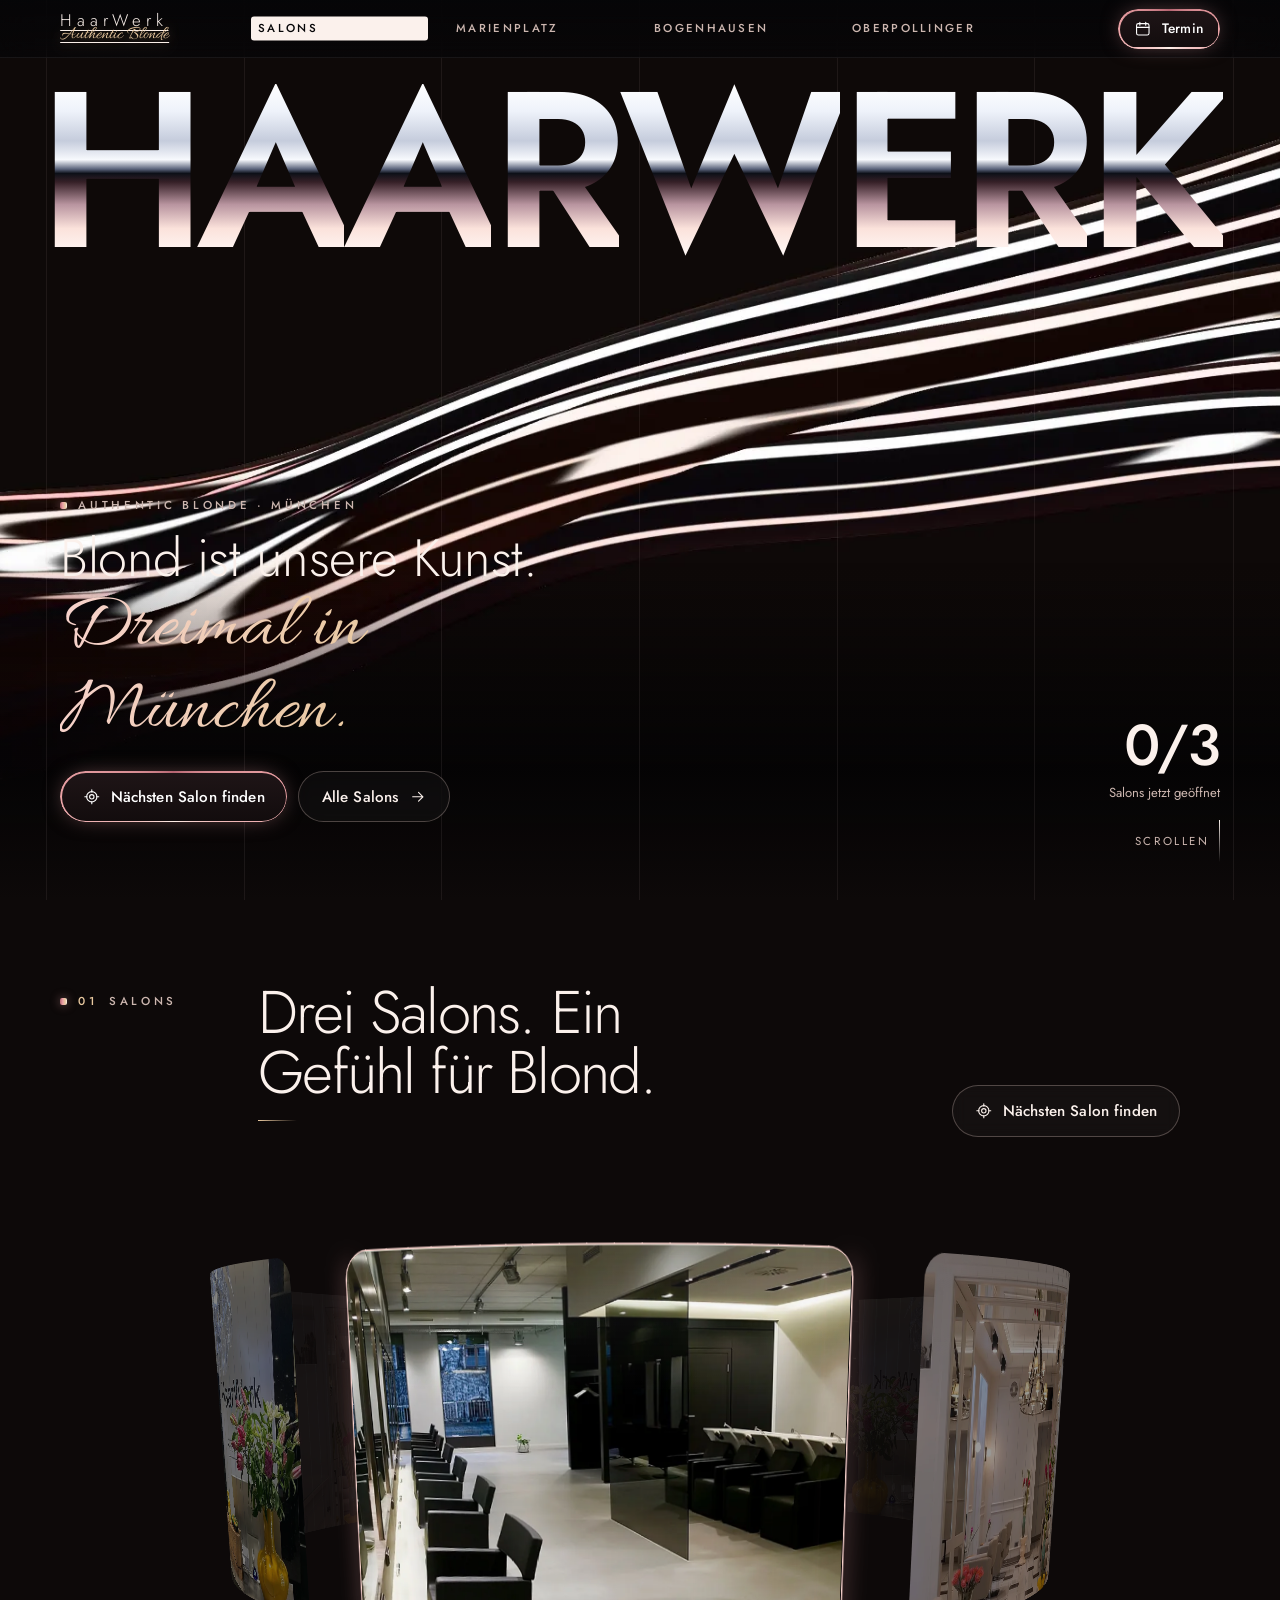
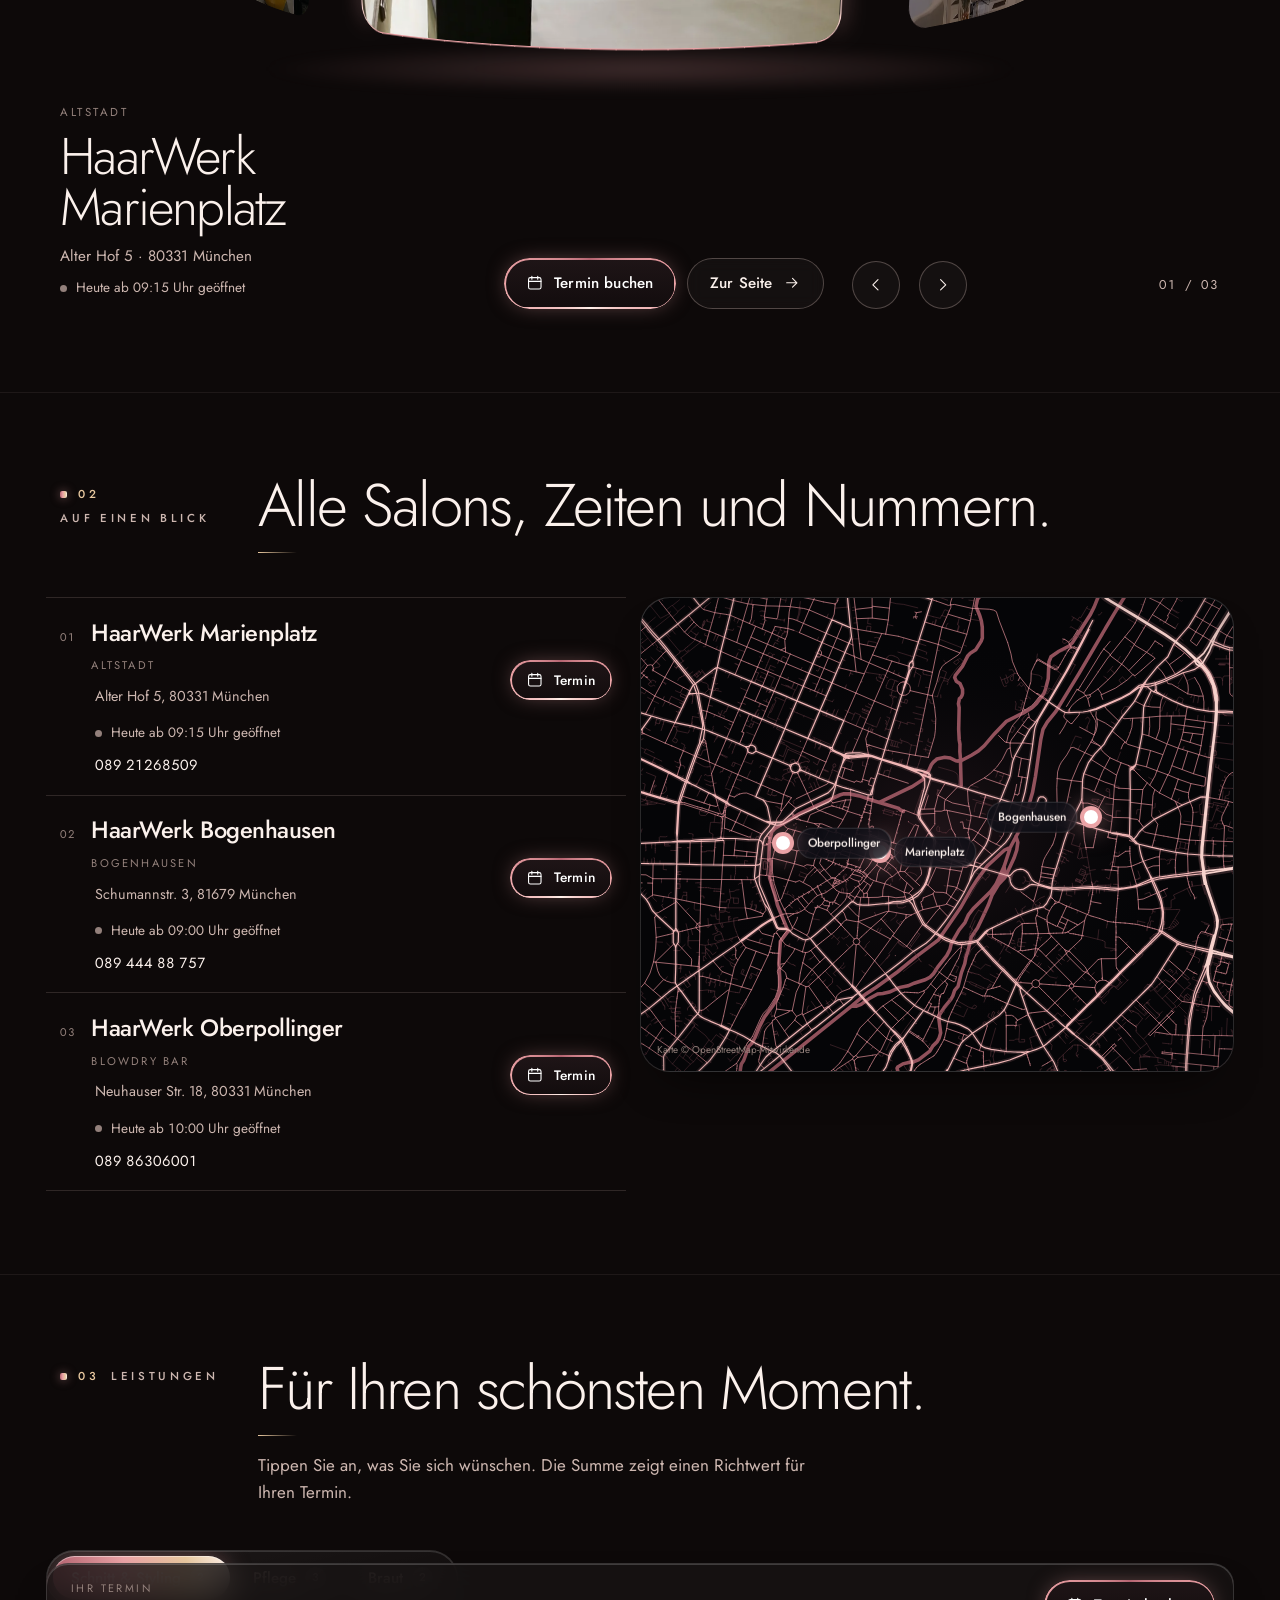
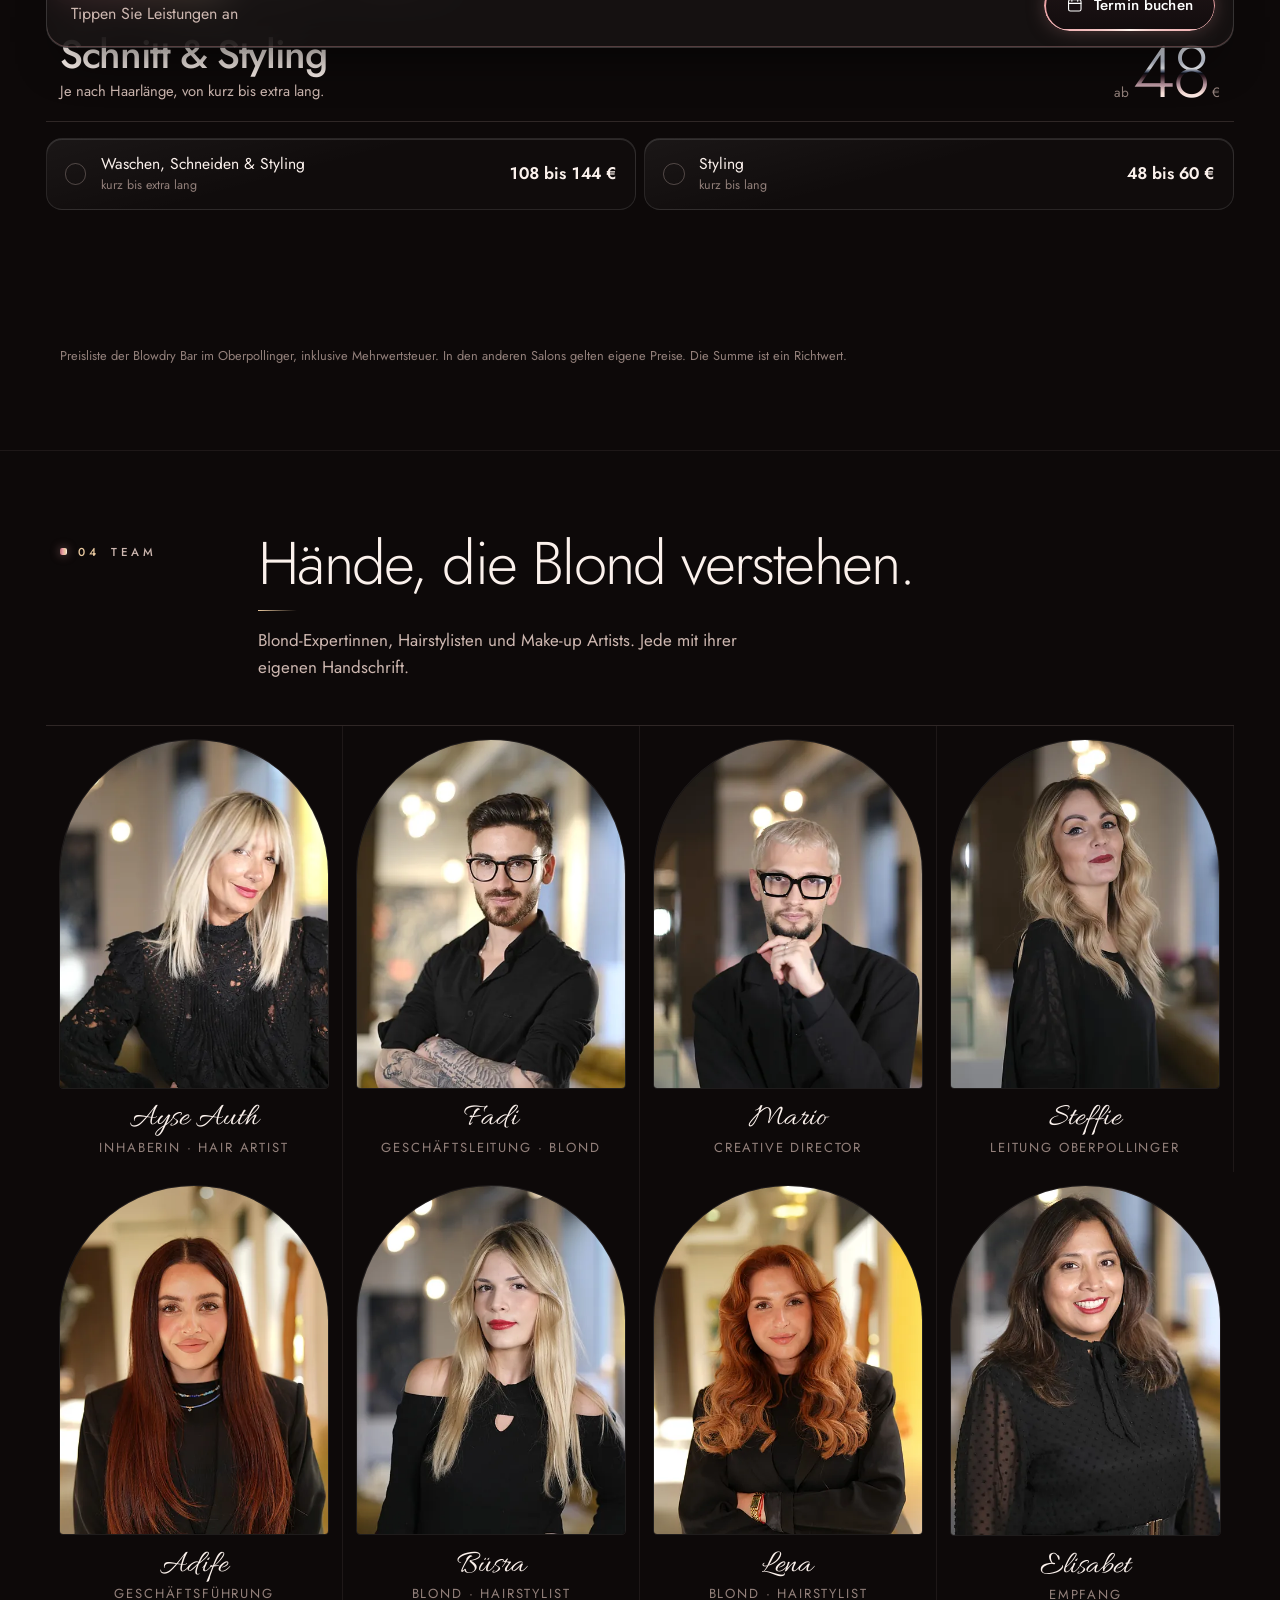
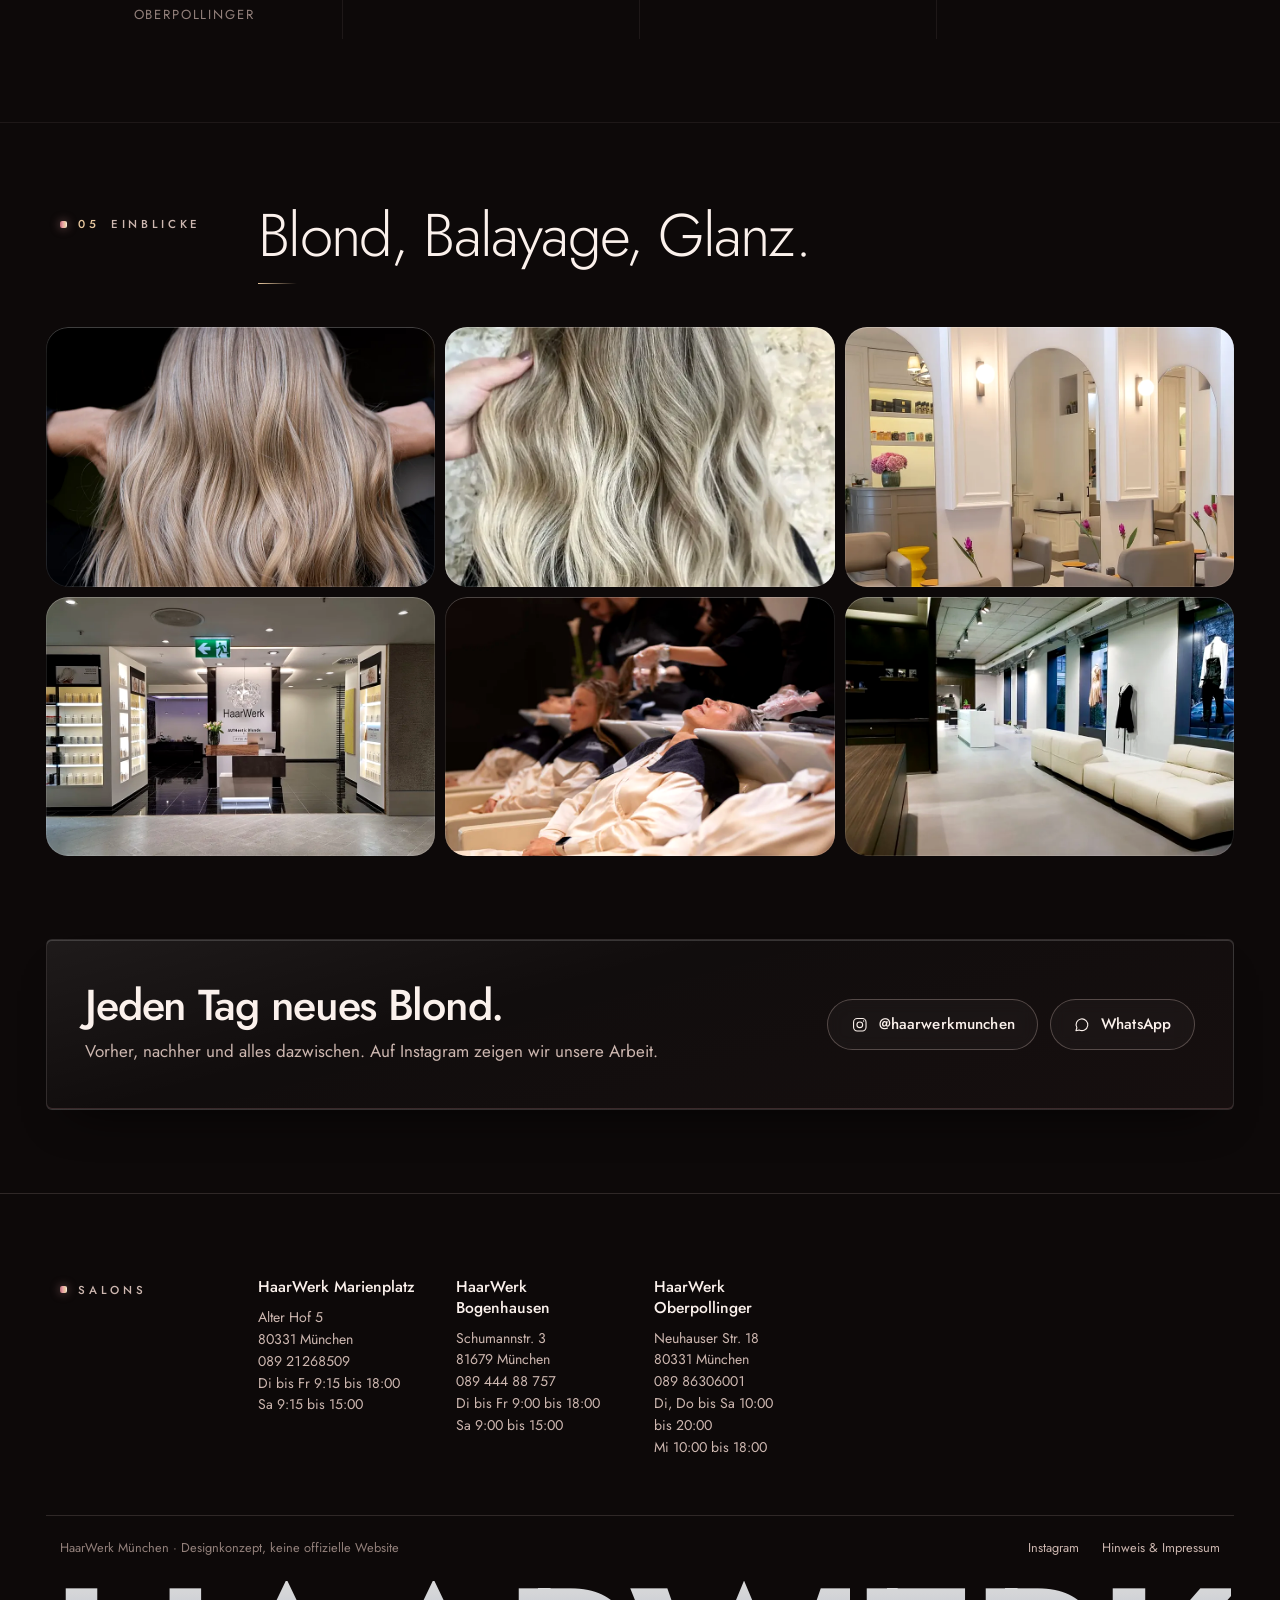
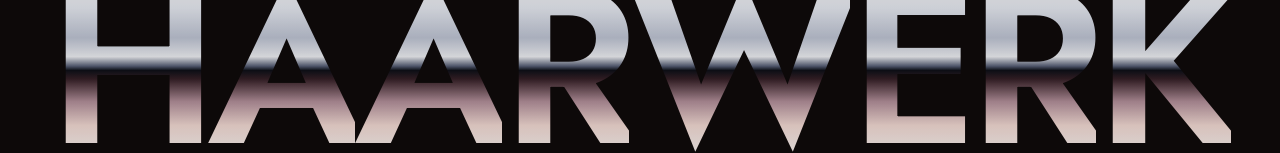
<file: index.html>
<!doctype html>
<html lang="de" class="js-aus">
<head>
<meta charset="utf-8">
<meta name="viewport" content="width=device-width, initial-scale=1, viewport-fit=cover">
<script>(function(d){try{if(matchMedia('(prefers-reduced-motion: reduce)').matches)return;d.dataset.vorhang='zu';var k='kz-vorhang';if(sessionStorage.getItem(k))d.dataset.vorhangArt='kurz';sessionStorage.setItem(k,'1')}catch(e){}})(document.documentElement)</script>
<title>HaarWerk München | Blond, Balayage und Styling am Marienplatz, in Bogenhausen und im Oberpollinger</title>
<meta name="description" content="HaarWerk München: Spezialisten für Blond, Balayage und Caramel. Drei Salons am Marienplatz, in Bogenhausen und in der Blowdry Bar im Oberpollinger.">
<meta name="robots" content="noindex, nofollow">
<meta name="theme-color" content="#0d0909">
<link rel="preload" href="assets/fonts/jost-latin-wght-normal.woff2" as="font" type="font/woff2" crossorigin>
<link rel="preload" href="assets/fonts/allura-latin-400-normal.woff2" as="font" type="font/woff2" crossorigin>
<link rel="preload" as="image" href="assets/img/auftakt-poster.webp?v=5bfb75e0" fetchpriority="high">
<link rel="stylesheet" href="assets/css/site.css?v=49889f0c">
<script src="assets/js/site.js?v=b6262579" defer></script>
<script type="module" src="assets/js/straehnen.js?v=b7061a23"></script>
</head>
<body>
<div class="vorhang" aria-hidden="true">
  <div class="vorhang-spalten"><i></i><i></i><i></i><i></i><i></i><i></i></div>
  <div class="vorhang-mitte"><span class="wortmarke"><b>HaarWerk</b><i>Authentic Blonde</i></span><span class="vorhang-zahl">000</span></div>
</div>
<a class="sprung" href="#inhalt">Zum Inhalt springen</a>
<div class="raster" aria-hidden="true"></div>
<header class="kopf">
  <div class="huelle kopf-innen">
    <a class="marke" href="index.html" aria-label="HaarWerk München, Startseite"><span class="wortmarke"><b>HaarWerk</b><i>Authentic Blonde</i></span></a>
    <nav class="spalten" aria-label="Hauptnavigation"><a href="index.html#salons" aria-current="page">Salons</a><a href="marienplatz/">Marienplatz</a><a href="bogenhausen/">Bogenhausen</a><a href="oberpollinger/">Oberpollinger</a></nav>
    <div class="kopf-termin"><a class="knopf knopf-klein" href="index.html#salons"><svg class="ico" viewBox="0 0 24 24" fill="none" stroke="currentColor" stroke-width="1.5" stroke-linecap="round" aria-hidden="true"><rect x="3.5" y="5" width="17" height="15.5" rx="2.5"/><path d="M3.5 10h17M8 3v4M16 3v4"/></svg><span>Termin</span></a></div>
    <button class="kopf-menue" type="button" popovertarget="menue" aria-label="Menü öffnen"><span></span></button>
  </div>
</header>
<div class="menue" id="menue" popover>
  <button class="menue-zu" type="button" popovertarget="menue" popovertargetaction="hide" aria-label="Menü schließen"><svg viewBox="0 0 24 24" fill="none" stroke="currentColor" stroke-width="1.5" stroke-linecap="round" aria-hidden="true"><path d="M6 6l12 12M18 6 6 18"/></svg></button>
  <nav aria-label="Menü"><ul><li><a href="index.html#salons" aria-current="page">Salons<small>01</small></a></li><li><a href="marienplatz/">Marienplatz<small>02</small></a></li><li><a href="bogenhausen/">Bogenhausen<small>03</small></a></li><li><a href="oberpollinger/">Oberpollinger<small>04</small></a></li><li><a href="hinweis/">Hinweis<small>05</small></a></li></ul></nav>
  <div class="knoepfe"><a class="knopf" href="index.html#salons"><svg class="ico" viewBox="0 0 24 24" fill="none" stroke="currentColor" stroke-width="1.5" stroke-linecap="round" aria-hidden="true"><rect x="3.5" y="5" width="17" height="15.5" rx="2.5"/><path d="M3.5 10h17M8 3v4M16 3v4"/></svg><span>Termin buchen</span></a></div>
</div>
<main id="inhalt">
  <section class="auftakt" data-glas aria-labelledby="auftakt-titel">
    <img class="auftakt-poster" src="assets/img/auftakt-poster.webp?v=5bfb75e0" alt="" aria-hidden="true" fetchpriority="high">
    <canvas class="auftakt-3d" aria-hidden="true"></canvas>
    <div class="huelle glas-raster" aria-hidden="true"><i></i><i></i><i></i><i></i><i></i></div>
    <div class="huelle auftakt-oben"><p class="riesen marke-text passend" aria-hidden="true"><span class="w"><span class="b chrom" style="--b:0">H</span><span class="b chrom" style="--b:1">a</span><span class="b chrom" style="--b:2">a</span><span class="b chrom" style="--b:3">r</span><span class="b chrom" style="--b:4">W</span><span class="b chrom" style="--b:5">e</span><span class="b chrom" style="--b:6">r</span><span class="b chrom" style="--b:7">k</span></span></p></div>
    <div class="huelle auftakt-unten">
      <div class="auftakt-text">
        <p class="etikett">Authentic Blonde · München</p>
        <h1 id="auftakt-titel">Blond ist unsere Kunst. <span>Dreimal in München.</span></h1>
        <div class="knoepfe">
          <button class="knopf" type="button" data-finder><svg class="ico" viewBox="0 0 24 24" fill="none" stroke="currentColor" stroke-width="1.5" stroke-linecap="round" aria-hidden="true"><circle cx="12" cy="12" r="3"/><path d="M12 2.5v3M12 18.5v3M2.5 12h3M18.5 12h3"/><circle cx="12" cy="12" r="7"/></svg><span>Nächsten Salon finden</span></button>
          <a class="knopf-still" href="#salons"><span>Alle Salons</span><svg class="ico" viewBox="0 0 24 24" fill="none" stroke="currentColor" stroke-width="1.5" stroke-linecap="round" stroke-linejoin="round" aria-hidden="true"><path d="M5 12h14M13 6l6 6-6 6"/></svg></a>
        </div>
        <p class="finder-antwort" aria-live="polite"></p>
        
      </div>
      <div class="auftakt-staende" data-offen-zaehler><b>3</b><span>Salons jetzt geöffnet</span>
        <a class="runter" href="#salons">Scrollen<i aria-hidden="true"></i></a></div>
    </div>
  </section>

  <section class="ring-abschnitt" id="salons" data-ring aria-labelledby="ring-titel">
    <div class="huelle abschnitt-kopf" style="margin-bottom:0">
      <p class="etikett"><b>01</b> Salons</p>
      <h2 class="titel-m" id="ring-titel">Drei Salons. Ein Gefühl für Blond.</h2>
      <div class="kopf-seite ring-finder">
        <button class="knopf-still" type="button" data-finder><svg class="ico" viewBox="0 0 24 24" fill="none" stroke="currentColor" stroke-width="1.5" stroke-linecap="round" aria-hidden="true"><circle cx="12" cy="12" r="3"/><path d="M12 2.5v3M12 18.5v3M2.5 12h3M18.5 12h3"/><circle cx="12" cy="12" r="7"/></svg><span>Nächsten Salon finden</span></button>
        <p class="finder-antwort" aria-live="polite"></p>
      </div>
    </div>
    <div class="ring-buehne">
      <ul class="ring" aria-label="Unsere Salons. Ziehen, wischen oder Pfeiltasten">
      <li class="ring-karte" data-lat="48.1383929" data-lon="11.5785582" aria-roledescription="Folie" aria-label="1 von 3: HaarWerk Marienplatz">
        <a class="ring-bild" href="marienplatz/" aria-label="HaarWerk Marienplatz"><img src="assets/img/salon-marienplatz-900.webp?v=8bdbcc42" srcset="assets/img/salon-marienplatz-900.webp?v=8bdbcc42 900w, assets/img/salon-marienplatz-1013.webp?v=ed97771d 1013w" sizes="(max-width: 52rem) 74vw, 34vw" alt="Salon am Marienplatz mit schwarzen Stühlen und Spiegeln" loading="eager" decoding="async"></a>
        <div class="ring-info">
          <p class="ring-lage">Altstadt</p>
          <h2><a href="marienplatz/">HaarWerk Marienplatz</a></h2>
          <address>Alter Hof 5 · 80331 München</address>
          <p class="stand" data-zeiten="{&quot;0&quot;:[],&quot;1&quot;:[],&quot;2&quot;:[[9.25,18]],&quot;3&quot;:[[9.25,18]],&quot;4&quot;:[[9.25,18]],&quot;5&quot;:[[9.25,18]],&quot;6&quot;:[[9.25,15]]}">Di bis Fr 9:15 bis 18:00 · Sa 9:15 bis 15:00</p>
          <div class="knoepfe"><a class="knopf" href="https://salonkee.de/salon/haarwerk-mnchen" rel="noopener"><svg class="ico" viewBox="0 0 24 24" fill="none" stroke="currentColor" stroke-width="1.5" stroke-linecap="round" aria-hidden="true"><rect x="3.5" y="5" width="17" height="15.5" rx="2.5"/><path d="M3.5 10h17M8 3v4M16 3v4"/></svg><span>Termin buchen</span></a><a class="knopf-still" href="marienplatz/" data-salon><span>Zur Seite</span><svg class="ico" viewBox="0 0 24 24" fill="none" stroke="currentColor" stroke-width="1.5" stroke-linecap="round" stroke-linejoin="round" aria-hidden="true"><path d="M5 12h14M13 6l6 6-6 6"/></svg></a></div>
        </div>
      </li><li class="ring-karte" data-lat="48.141012" data-lon="11.6023043" aria-roledescription="Folie" aria-label="2 von 3: HaarWerk Bogenhausen">
        <a class="ring-bild" href="bogenhausen/" aria-label="HaarWerk Bogenhausen"><img src="assets/img/salon-bogenhausen-900.webp?v=5ca56283" srcset="assets/img/salon-bogenhausen-900.webp?v=5ca56283 900w, assets/img/salon-bogenhausen-1080.webp?v=e3a1f016 1080w" sizes="(max-width: 52rem) 74vw, 34vw" alt="Heller Salon in Bogenhausen mit weißen Bögen und Leuchtern" loading="eager" decoding="async"></a>
        <div class="ring-info">
          <p class="ring-lage">Bogenhausen</p>
          <h2><a href="bogenhausen/">HaarWerk Bogenhausen</a></h2>
          <address>Schumannstr. 3 · 81679 München</address>
          <p class="stand" data-zeiten="{&quot;0&quot;:[],&quot;1&quot;:[],&quot;2&quot;:[[9,18]],&quot;3&quot;:[[9,18]],&quot;4&quot;:[[9,18]],&quot;5&quot;:[[9,18]],&quot;6&quot;:[[9,15]]}">Di bis Fr 9:00 bis 18:00 · Sa 9:00 bis 15:00</p>
          <div class="knoepfe"><a class="knopf" href="https://buchung.treatwell.de/ort/haarwerk-bogenhausen/" rel="noopener"><svg class="ico" viewBox="0 0 24 24" fill="none" stroke="currentColor" stroke-width="1.5" stroke-linecap="round" aria-hidden="true"><rect x="3.5" y="5" width="17" height="15.5" rx="2.5"/><path d="M3.5 10h17M8 3v4M16 3v4"/></svg><span>Termin buchen</span></a><a class="knopf-still" href="bogenhausen/" data-salon><span>Zur Seite</span><svg class="ico" viewBox="0 0 24 24" fill="none" stroke="currentColor" stroke-width="1.5" stroke-linecap="round" stroke-linejoin="round" aria-hidden="true"><path d="M5 12h14M13 6l6 6-6 6"/></svg></a></div>
        </div>
      </li><li class="ring-karte" data-lat="48.1390541" data-lon="11.5676592" aria-roledescription="Folie" aria-label="3 von 3: HaarWerk Oberpollinger">
        <a class="ring-bild" href="oberpollinger/" aria-label="HaarWerk Oberpollinger"><img src="assets/img/salon-oberpollinger-900.webp?v=90678891" srcset="assets/img/salon-oberpollinger-900.webp?v=90678891 900w, assets/img/salon-oberpollinger-1080.webp?v=5bcc2ef0 1080w" sizes="(max-width: 52rem) 74vw, 34vw" alt="Empfang der Blowdry Bar im Oberpollinger mit Schriftzug HaarWerk" loading="eager" decoding="async"></a>
        <div class="ring-info">
          <p class="ring-lage">Blowdry Bar</p>
          <h2><a href="oberpollinger/">HaarWerk Oberpollinger</a></h2>
          <address>Neuhauser Str. 18 · 80331 München</address>
          <p class="stand" data-zeiten="{&quot;0&quot;:[],&quot;1&quot;:[],&quot;2&quot;:[[10,20]],&quot;3&quot;:[[10,18]],&quot;4&quot;:[[10,20]],&quot;5&quot;:[[10,20]],&quot;6&quot;:[[10,20]]}">Di, Do bis Sa 10:00 bis 20:00 · Mi 10:00 bis 18:00</p>
          <div class="knoepfe"><a class="knopf" href="https://www.treatwell.de/ort/haarwerk-by-adife/" rel="noopener"><svg class="ico" viewBox="0 0 24 24" fill="none" stroke="currentColor" stroke-width="1.5" stroke-linecap="round" aria-hidden="true"><rect x="3.5" y="5" width="17" height="15.5" rx="2.5"/><path d="M3.5 10h17M8 3v4M16 3v4"/></svg><span>Termin buchen</span></a><a class="knopf-still" href="oberpollinger/" data-salon><span>Zur Seite</span><svg class="ico" viewBox="0 0 24 24" fill="none" stroke="currentColor" stroke-width="1.5" stroke-linecap="round" stroke-linejoin="round" aria-hidden="true"><path d="M5 12h14M13 6l6 6-6 6"/></svg></a></div>
        </div>
      </li>
      </ul>
      <span class="ring-schatten" aria-hidden="true"></span>
    </div>
    <div class="huelle ring-panel">
      <div class="ring-panel-info" aria-live="polite"></div>
      <div class="ring-steuer">
        <button class="ring-pfeil" type="button" data-ring-zurueck aria-label="Vorheriger Salon"><svg viewBox="0 0 24 24" fill="none" stroke="currentColor" stroke-width="1.5" stroke-linecap="round" stroke-linejoin="round" aria-hidden="true"><path d="M15 5l-7 7 7 7"/></svg></button>
        <button class="ring-pfeil" type="button" data-ring-vor aria-label="Nächster Salon"><svg viewBox="0 0 24 24" fill="none" stroke="currentColor" stroke-width="1.5" stroke-linecap="round" stroke-linejoin="round" aria-hidden="true"><path d="M9 5l7 7-7 7"/></svg></button>
        <span class="zaehler">01 / 03</span>
      </div>
    </div>
  </section>

  <section class="abschnitt " aria-labelledby="auf-einen-blick-titel">
    <div class="huelle">
      <div class="abschnitt-kopf">
        <p class="etikett"><b>02</b> Auf einen Blick</p>
        <h2 class="titel-m" id="auf-einen-blick-titel">Alle Salons, Zeiten und Nummern.</h2>
        
      </div>
      <div class="ue-raster"><ul class="uebersicht"><li><div class="ue-name"><span class="nr">01</span><div><a href="marienplatz/">HaarWerk Marienplatz</a><small>Altstadt</small></div></div><p class="ue-adresse">Alter Hof 5,<br> 80331 München</p><p class="ue-stand"><span class="stand" data-zeiten="{&quot;0&quot;:[],&quot;1&quot;:[],&quot;2&quot;:[[9.25,18]],&quot;3&quot;:[[9.25,18]],&quot;4&quot;:[[9.25,18]],&quot;5&quot;:[[9.25,18]],&quot;6&quot;:[[9.25,15]]}">Di bis Fr 9:15 bis 18:00 · Sa 9:15 bis 15:00</span></p><p class="ue-tel"><a href="tel:+498921268509">089 21268509</a></p><div class="ue-tun"><a class="knopf knopf-klein" href="https://salonkee.de/salon/haarwerk-mnchen" rel="noopener"><svg class="ico" viewBox="0 0 24 24" fill="none" stroke="currentColor" stroke-width="1.5" stroke-linecap="round" aria-hidden="true"><rect x="3.5" y="5" width="17" height="15.5" rx="2.5"/><path d="M3.5 10h17M8 3v4M16 3v4"/></svg><span>Termin</span></a></div></li><li><div class="ue-name"><span class="nr">02</span><div><a href="bogenhausen/">HaarWerk Bogenhausen</a><small>Bogenhausen</small></div></div><p class="ue-adresse">Schumannstr. 3,<br> 81679 München</p><p class="ue-stand"><span class="stand" data-zeiten="{&quot;0&quot;:[],&quot;1&quot;:[],&quot;2&quot;:[[9,18]],&quot;3&quot;:[[9,18]],&quot;4&quot;:[[9,18]],&quot;5&quot;:[[9,18]],&quot;6&quot;:[[9,15]]}">Di bis Fr 9:00 bis 18:00 · Sa 9:00 bis 15:00</span></p><p class="ue-tel"><a href="tel:+498944488757">089 444 88 757</a></p><div class="ue-tun"><a class="knopf knopf-klein" href="https://buchung.treatwell.de/ort/haarwerk-bogenhausen/" rel="noopener"><svg class="ico" viewBox="0 0 24 24" fill="none" stroke="currentColor" stroke-width="1.5" stroke-linecap="round" aria-hidden="true"><rect x="3.5" y="5" width="17" height="15.5" rx="2.5"/><path d="M3.5 10h17M8 3v4M16 3v4"/></svg><span>Termin</span></a></div></li><li><div class="ue-name"><span class="nr">03</span><div><a href="oberpollinger/">HaarWerk Oberpollinger</a><small>Blowdry Bar</small></div></div><p class="ue-adresse">Neuhauser Str. 18,<br> 80331 München</p><p class="ue-stand"><span class="stand" data-zeiten="{&quot;0&quot;:[],&quot;1&quot;:[],&quot;2&quot;:[[10,20]],&quot;3&quot;:[[10,18]],&quot;4&quot;:[[10,20]],&quot;5&quot;:[[10,20]],&quot;6&quot;:[[10,20]]}">Di, Do bis Sa 10:00 bis 20:00 · Mi 10:00 bis 18:00</span></p><p class="ue-tel"><a href="tel:+498986306001">089 86306001</a></p><div class="ue-tun"><a class="knopf knopf-klein" href="https://www.treatwell.de/ort/haarwerk-by-adife/" rel="noopener"><svg class="ico" viewBox="0 0 24 24" fill="none" stroke="currentColor" stroke-width="1.5" stroke-linecap="round" aria-hidden="true"><rect x="3.5" y="5" width="17" height="15.5" rx="2.5"/><path d="M3.5 10h17M8 3v4M16 3v4"/></svg><span>Termin</span></a></div></li></ul><div class="stadtplan stadtplan-gross">
        <img src="assets/karten/uebersicht.svg?v=fa983bb1" alt="Stadtplan mit allen Salons von HaarWerk München" loading="lazy" decoding="async">
        <a class="plan-punkt" href="marienplatz/" style="left:40.32%;top:53.69%"><span class="plan-nadel"><i></i></span><span class="plan-name">Marienplatz</span></a><a class="plan-punkt links" href="bogenhausen/" style="left:76.09%;top:46.31%"><span class="plan-nadel"><i></i></span><span class="plan-name">Bogenhausen</span></a><a class="plan-punkt" href="oberpollinger/" style="left:23.91%;top:51.83%"><span class="plan-nadel"><i></i></span><span class="plan-name">Oberpollinger</span></a>
        <small class="plan-quelle">Karte © OpenStreetMap-Mitwirkende</small>
      </div></div>
    </div>
  </section>

  <section class="abschnitt " id="leistungen" aria-labelledby="leistungen-titel">
    <div class="huelle">
      <div class="abschnitt-kopf">
        <p class="etikett"><b>03</b> Leistungen</p>
        <h2 class="titel-m" id="leistungen-titel">Für Ihren schönsten Moment.</h2>
        <p>Tippen Sie an, was Sie sich wünschen. Die Summe zeigt einen Richtwert für Ihren Termin.</p>
      </div>
      <div class="preis-studio" data-buchen="https://salonkee.de/salon/haarwerk-mnchen">
        <nav class="ps-reiter-leiste" role="tablist" aria-label="Preisgruppen"><span class="ps-licht" aria-hidden="true"></span><a class="ps-reiter" href="#art-styling" role="tab" id="tab-styling" aria-controls="art-styling" data-reiter="styling"><span>Schnitt &amp; Styling</span><small>2</small></a><a class="ps-reiter" href="#art-pflege" role="tab" id="tab-pflege" aria-controls="art-pflege" data-reiter="pflege"><span>Pflege</span><small>3</small></a><a class="ps-reiter" href="#art-braut" role="tab" id="tab-braut" aria-controls="art-braut" data-reiter="braut"><span>Braut</span><small>2</small></a></nav>
        <div class="ps-tafeln"><div class="ps-tafel" id="art-styling" role="tabpanel" aria-labelledby="tab-styling">
            <div class="ps-tafel-kopf"><div><h3>Schnitt &amp; Styling</h3><p>Je nach Haarlänge, von kurz bis extra lang.</p></div><p class="ps-ab"><small>ab</small><b class="chrom">48</b><small>€</small></p></div>
            <ul class="ps-liste"><li><button type="button" class="ps-leistung" aria-pressed="false" data-name="Waschen, Schneiden &amp; Styling" data-min="108" data-max="144"><span class="ps-haken" aria-hidden="true"></span><span class="ps-name">Waschen, Schneiden &amp; Styling<small>kurz bis extra lang</small></span><span class="ps-preis">108 bis 144 €</span></button></li><li><button type="button" class="ps-leistung" aria-pressed="false" data-name="Styling" data-min="48" data-max="60"><span class="ps-haken" aria-hidden="true"></span><span class="ps-name">Styling<small>kurz bis lang</small></span><span class="ps-preis">48 bis 60 €</span></button></li></ul></div><div class="ps-tafel" id="art-pflege" role="tabpanel" aria-labelledby="tab-pflege">
            <div class="ps-tafel-kopf"><div><h3>Pflege</h3><p>Für Glanz und Kraft. Besonders nach dem Blondieren.</p></div><p class="ps-ab"><small>ab</small><b class="chrom">42</b><small>€</small></p></div>
            <ul class="ps-liste"><li><button type="button" class="ps-leistung" aria-pressed="false" data-name="Olaplex" data-min="42" data-max="60"><span class="ps-haken" aria-hidden="true"></span><span class="ps-name">Olaplex<small>je nach Länge</small></span><span class="ps-preis">42 bis 60 €</span></button></li><li><button type="button" class="ps-leistung" aria-pressed="false" data-name="Olaplex mit Föhnen &amp; Maske" data-min="114" data-max="114"><span class="ps-haken" aria-hidden="true"></span><span class="ps-name">Olaplex mit Föhnen &amp; Maske</span><span class="ps-preis">114 €</span></button></li><li><button type="button" class="ps-leistung" aria-pressed="false" data-name="Keratinbehandlung" data-min="300" data-max="300"><span class="ps-haken" aria-hidden="true"></span><span class="ps-name">Keratinbehandlung</span><span class="ps-preis">300 €</span></button></li></ul></div><div class="ps-tafel" id="art-braut" role="tabpanel" aria-labelledby="tab-braut">
            <div class="ps-tafel-kopf"><div><h3>Braut</h3><p>Für den großen Tag. Am besten mit Probetermin.</p></div><p class="ps-ab"><small>ab</small><b class="chrom">72</b><small>€</small></p></div>
            <ul class="ps-liste"><li><button type="button" class="ps-leistung" aria-pressed="false" data-name="Brautfrisur" data-min="144" data-max="144"><span class="ps-haken" aria-hidden="true"></span><span class="ps-name">Brautfrisur</span><span class="ps-preis">144 €</span></button></li><li><button type="button" class="ps-leistung" aria-pressed="false" data-name="Probe Brautfrisur" data-min="72" data-max="72"><span class="ps-haken" aria-hidden="true"></span><span class="ps-name">Probe Brautfrisur</span><span class="ps-preis">72 €</span></button></li></ul></div></div>
        <div class="ps-summe" aria-live="polite">
          <div class="ps-summe-text"><p class="ps-summe-titel">Ihr Termin</p><p class="ps-summe-wert"><span data-summe>Tippen Sie Leistungen an</span></p><p class="ps-summe-auswahl" data-auswahl></p></div>
          <div class="ps-summe-knoepfe"><button class="knopf-still knopf-klein" type="button" data-leeren hidden>Leeren</button><a class="knopf" href="https://salonkee.de/salon/haarwerk-mnchen" rel="noopener"><svg class="ico" viewBox="0 0 24 24" fill="none" stroke="currentColor" stroke-width="1.5" stroke-linecap="round" aria-hidden="true"><rect x="3.5" y="5" width="17" height="15.5" rx="2.5"/><path d="M3.5 10h17M8 3v4M16 3v4"/></svg><span class="ps-lang">Termin buchen</span><span class="ps-kurz">Buchen</span></a></div>
        </div>
        <p class="ps-hinweis">Preisliste der Blowdry Bar im Oberpollinger, inklusive Mehrwertsteuer. In den anderen Salons gelten eigene Preise. Die Summe ist ein Richtwert.</p>
      </div>
    </div>
  </section>

<section class="abschnitt " id="team" aria-labelledby="team-titel">
    <div class="huelle">
      <div class="abschnitt-kopf">
        <p class="etikett"><b>04</b> Team</p>
        <h2 class="titel-m" id="team-titel">Hände, die Blond verstehen.</h2>
        <p>Blond-Expertinnen, Hairstylisten und Make-up Artists. Jede mit ihrer eigenen Handschrift.</p>
      </div>
      <ul class="team"><li class="person"><figure><img src="assets/img/team-ayse-480.webp?v=f4ef38f7" srcset="assets/img/team-ayse-480.webp?v=f4ef38f7 480w, assets/img/team-ayse-800.webp?v=b7b3e73d 800w" sizes="(max-width: 40rem) 46vw, 22vw" alt="Ayse Auth, Inhaberin · Hair Artist" loading="lazy" decoding="async"><figcaption><b>Ayse Auth</b><span>Inhaberin · Hair Artist</span></figcaption></figure></li><li class="person"><figure><img src="assets/img/team-fadi-480.webp?v=22fc67a9" srcset="assets/img/team-fadi-480.webp?v=22fc67a9 480w, assets/img/team-fadi-683.webp?v=b6924c27 683w" sizes="(max-width: 40rem) 46vw, 22vw" alt="Fadi, Geschäftsleitung · Blond" loading="lazy" decoding="async"><figcaption><b>Fadi</b><span>Geschäftsleitung · Blond</span></figcaption></figure></li><li class="person"><figure><img src="assets/img/team-mario-480.webp?v=87d1efd9" srcset="assets/img/team-mario-480.webp?v=87d1efd9 480w, assets/img/team-mario-800.webp?v=07cf15e8 800w" sizes="(max-width: 40rem) 46vw, 22vw" alt="Mario, Creative Director" loading="lazy" decoding="async"><figcaption><b>Mario</b><span>Creative Director</span></figcaption></figure></li><li class="person"><figure><img src="assets/img/team-steffie-480.webp?v=afec20c4" srcset="assets/img/team-steffie-480.webp?v=afec20c4 480w, assets/img/team-steffie-800.webp?v=07aae97c 800w" sizes="(max-width: 40rem) 46vw, 22vw" alt="Steffie, Leitung Oberpollinger" loading="lazy" decoding="async"><figcaption><b>Steffie</b><span>Leitung Oberpollinger</span></figcaption></figure></li><li class="person"><figure><img src="assets/img/team-adife-480.webp?v=f8a17563" srcset="assets/img/team-adife-480.webp?v=f8a17563 480w, assets/img/team-adife-800.webp?v=9ced9654 800w" sizes="(max-width: 40rem) 46vw, 22vw" alt="Adife, Geschäftsführung Oberpollinger" loading="lazy" decoding="async"><figcaption><b>Adife</b><span>Geschäftsführung Oberpollinger</span></figcaption></figure></li><li class="person"><figure><img src="assets/img/team-buesra-480.webp?v=760c8996" srcset="assets/img/team-buesra-480.webp?v=760c8996 480w, assets/img/team-buesra-800.webp?v=e586b1e0 800w" sizes="(max-width: 40rem) 46vw, 22vw" alt="Büsra, Blond · Hairstylist" loading="lazy" decoding="async"><figcaption><b>Büsra</b><span>Blond · Hairstylist</span></figcaption></figure></li><li class="person"><figure><img src="assets/img/team-lena-480.webp?v=aac053e6" srcset="assets/img/team-lena-480.webp?v=aac053e6 480w, assets/img/team-lena-800.webp?v=a8e16666 800w" sizes="(max-width: 40rem) 46vw, 22vw" alt="Lena, Blond · Hairstylist" loading="lazy" decoding="async"><figcaption><b>Lena</b><span>Blond · Hairstylist</span></figcaption></figure></li><li class="person"><figure><img src="assets/img/team-elisabet-480.webp?v=0db51d17" srcset="assets/img/team-elisabet-480.webp?v=0db51d17 480w, assets/img/team-elisabet-800.webp?v=cdde6123 800w" sizes="(max-width: 40rem) 46vw, 22vw" alt="Elisabet, Empfang" loading="lazy" decoding="async"><figcaption><b>Elisabet</b><span>Empfang</span></figcaption></figure></li></ul>
    </div>
  </section>
<section class="abschnitt " id="einblicke" aria-labelledby="einblicke-titel">
    <div class="huelle">
      <div class="abschnitt-kopf">
        <p class="etikett"><b>05</b> Einblicke</p>
        <h2 class="titel-m" id="einblicke-titel">Blond, Balayage, Glanz.</h2>
        
      </div>
      <div class="galerie" data-anzahl="6"><button type="button" data-gross="assets/img/g-balayage-1140.webp" aria-label="Balayage in warmem Blond, weich gewellt, groß anzeigen"><img src="assets/img/g-balayage-900.webp?v=a88d4ce4" srcset="assets/img/g-balayage-900.webp?v=a88d4ce4 900w, assets/img/g-balayage-1140.webp?v=50250dbb 1140w" sizes="(max-width: 40rem) 92vw, 33vw" alt="Balayage in warmem Blond, weich gewellt" loading="lazy" decoding="async"></button><button type="button" data-gross="assets/img/g-wellen-996.webp" aria-label="Lange blonde Wellen mit Balayage, groß anzeigen"><img src="assets/img/g-wellen-900.webp?v=c516128d" srcset="assets/img/g-wellen-900.webp?v=c516128d 900w, assets/img/g-wellen-996.webp?v=22a80f18 996w" sizes="(max-width: 40rem) 92vw, 33vw" alt="Lange blonde Wellen mit Balayage" loading="lazy" decoding="async"></button><button type="button" data-gross="assets/img/g-bogenhausen-1080.webp" aria-label="Lichtdurchfluteter Salon in Bogenhausen mit Bögen, groß anzeigen"><img src="assets/img/g-bogenhausen-900.webp?v=73fdab73" srcset="assets/img/g-bogenhausen-900.webp?v=73fdab73 900w, assets/img/g-bogenhausen-1080.webp?v=014709ec 1080w" sizes="(max-width: 40rem) 92vw, 33vw" alt="Lichtdurchfluteter Salon in Bogenhausen mit Bögen" loading="lazy" decoding="async"></button><button type="button" data-gross="assets/img/g-oberpollinger-1600.webp" aria-label="Empfang der Blowdry Bar im Oberpollinger mit Blumen, groß anzeigen"><img src="assets/img/g-oberpollinger-900.webp?v=4786291b" srcset="assets/img/g-oberpollinger-900.webp?v=4786291b 900w, assets/img/g-oberpollinger-1600.webp?v=b4c9a9da 1600w" sizes="(max-width: 40rem) 92vw, 33vw" alt="Empfang der Blowdry Bar im Oberpollinger mit Blumen" loading="lazy" decoding="async"></button><button type="button" data-gross="assets/img/g-waschen-1080.webp" aria-label="Waschplätze im Salon, groß anzeigen"><img src="assets/img/g-waschen-900.webp?v=1daaa228" srcset="assets/img/g-waschen-900.webp?v=1daaa228 900w, assets/img/g-waschen-1080.webp?v=04267553 1080w" sizes="(max-width: 40rem) 92vw, 33vw" alt="Waschplätze im Salon" loading="lazy" decoding="async"></button><button type="button" data-gross="assets/img/g-marienplatz-1004.webp" aria-label="Lounge mit hellen Sofas am Marienplatz, groß anzeigen"><img src="assets/img/g-marienplatz-900.webp?v=7dde3e5a" srcset="assets/img/g-marienplatz-900.webp?v=7dde3e5a 900w, assets/img/g-marienplatz-1004.webp?v=81afd300 1004w" sizes="(max-width: 40rem) 92vw, 33vw" alt="Lounge mit hellen Sofas am Marienplatz" loading="lazy" decoding="async"></button></div>
    </div>
  </section>
<section class="abschnitt anschluss" aria-labelledby="social-titel">
    <div class="huelle"><div class="ruf"><div><h2 id="social-titel">Jeden Tag neues Blond.</h2><p>Vorher, nachher und alles dazwischen. Auf Instagram zeigen wir unsere Arbeit.</p></div><div class="knoepfe"><a class="knopf-still" href="https://www.instagram.com/haarwerkmunchen/" rel="noopener"><svg class="ico" viewBox="0 0 24 24" fill="none" stroke="currentColor" stroke-width="1.5" aria-hidden="true"><rect x="3.5" y="3.5" width="17" height="17" rx="5"/><circle cx="12" cy="12" r="3.9"/><circle cx="17.2" cy="6.8" r=".9" fill="currentColor" stroke="none"/></svg><span>@haarwerkmunchen</span></a><a class="knopf-still" href="https://wa.me/4915123750233" rel="noopener"><svg class="ico" viewBox="0 0 24 24" fill="none" stroke="currentColor" stroke-width="1.5" stroke-linejoin="round" aria-hidden="true"><path d="M4 20l1.3-4A8 8 0 1 1 8.4 19Z"/></svg><span>WhatsApp</span></a></div></div></div>
  </section>
</main>
<dialog class="gross" id="gross" aria-label="Bild groß">
  <figure style="margin:0"><figcaption></figcaption></figure>
  <button class="gross-zu" type="button" aria-label="Schließen"><svg viewBox="0 0 24 24" fill="none" stroke="currentColor" stroke-width="1.5" stroke-linecap="round" aria-hidden="true"><path d="M6 6l12 12M18 6 6 18"/></svg></button>
  <button class="gross-knopf gross-zurueck" type="button" aria-label="Vorheriges Bild"><svg viewBox="0 0 24 24" fill="none" stroke="currentColor" stroke-width="1.5" stroke-linecap="round" stroke-linejoin="round" aria-hidden="true"><path d="M15 5l-7 7 7 7"/></svg></button>
  <button class="gross-knopf gross-vor" type="button" aria-label="Nächstes Bild"><svg viewBox="0 0 24 24" fill="none" stroke="currentColor" stroke-width="1.5" stroke-linecap="round" stroke-linejoin="round" aria-hidden="true"><path d="M9 5l7 7-7 7"/></svg></button>
</dialog>
<footer class="fuss">
  <div class="huelle">
    <ul class="fuss-orte"><li class="fuss-etikett"><span class="etikett">Salons</span></li><li><h3><a href="marienplatz/">HaarWerk Marienplatz</a></h3><address>Alter Hof 5<br>80331 München</address>
<p><a class="tel" href="tel:+498921268509">089 21268509</a><br>Di bis Fr 9:15 bis 18:00<br>Sa 9:15 bis 15:00</p></li><li><h3><a href="bogenhausen/">HaarWerk Bogenhausen</a></h3><address>Schumannstr. 3<br>81679 München</address>
<p><a class="tel" href="tel:+498944488757">089 444 88 757</a><br>Di bis Fr 9:00 bis 18:00<br>Sa 9:00 bis 15:00</p></li><li><h3><a href="oberpollinger/">HaarWerk Oberpollinger</a></h3><address>Neuhauser Str. 18<br>80331 München</address>
<p><a class="tel" href="tel:+498986306001">089 86306001</a><br>Di, Do bis Sa 10:00 bis 20:00<br>Mi 10:00 bis 18:00</p></li></ul>
    <div class="fuss-unten">
      <span>HaarWerk München · Designkonzept, keine offizielle Website</span>
      <ul><li><a href="https://www.instagram.com/haarwerkmunchen/" rel="noopener">Instagram</a></li><li><a href="hinweis/">Hinweis &amp; Impressum</a></li></ul>
    </div>
    <p class="riesen marke-text passend" aria-hidden="true"><span class="w"><span class="b chrom" style="--b:0">H</span><span class="b chrom" style="--b:1">a</span><span class="b chrom" style="--b:2">a</span><span class="b chrom" style="--b:3">r</span><span class="b chrom" style="--b:4">W</span><span class="b chrom" style="--b:5">e</span><span class="b chrom" style="--b:6">r</span><span class="b chrom" style="--b:7">k</span></span></p>
  </div>
</footer>
</body>
</html>
</file>
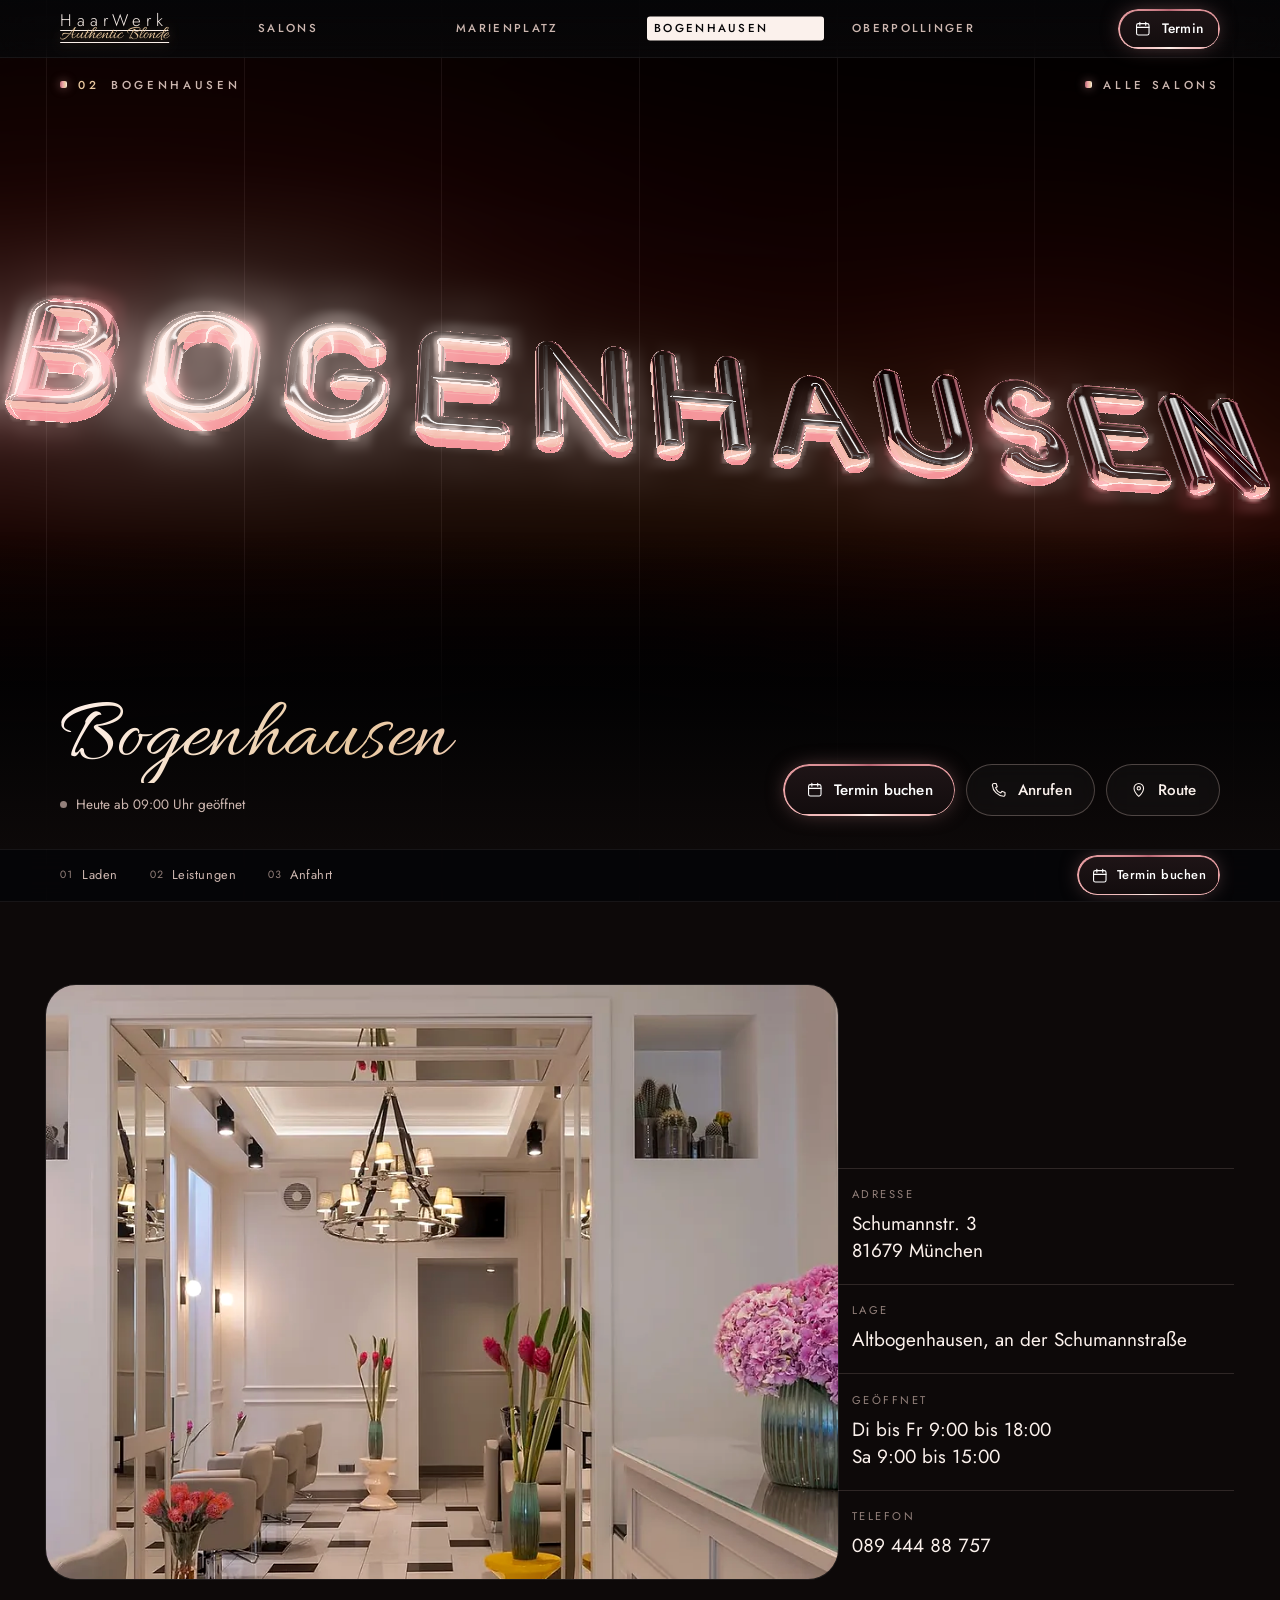
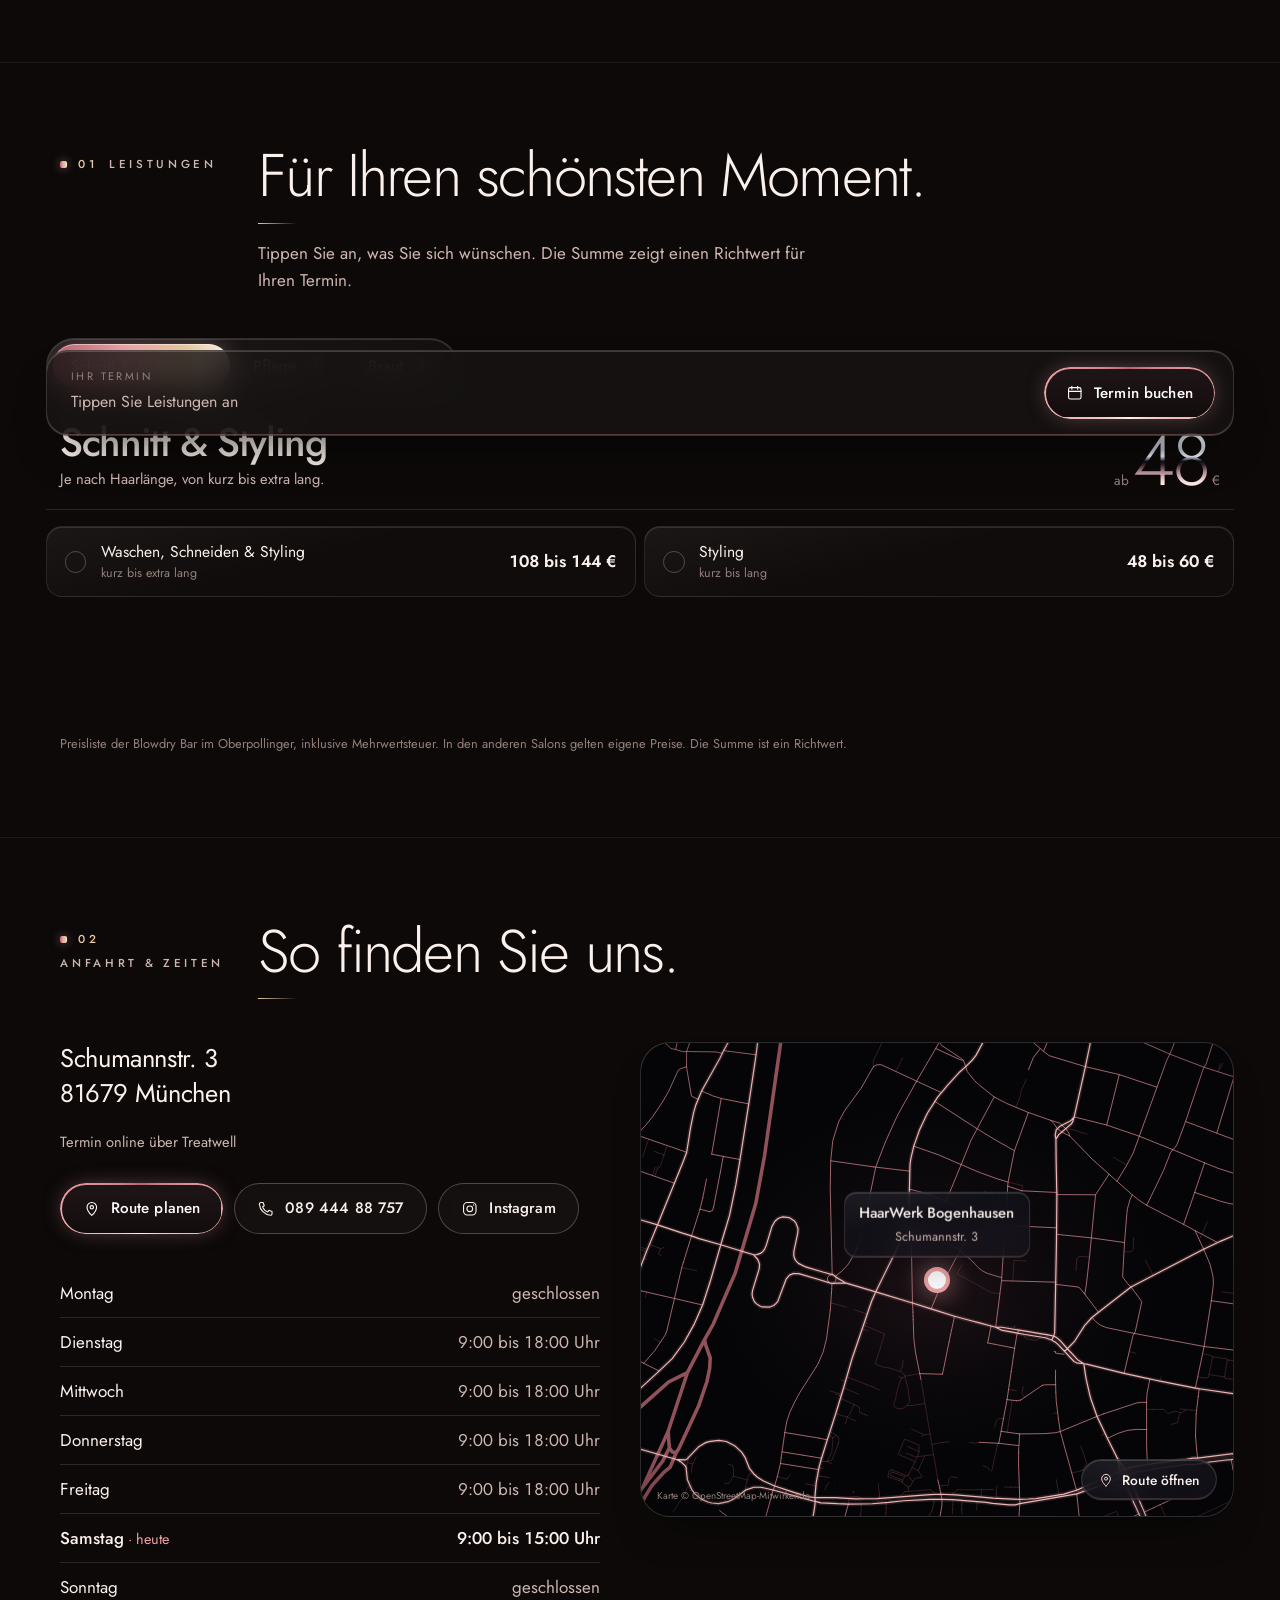
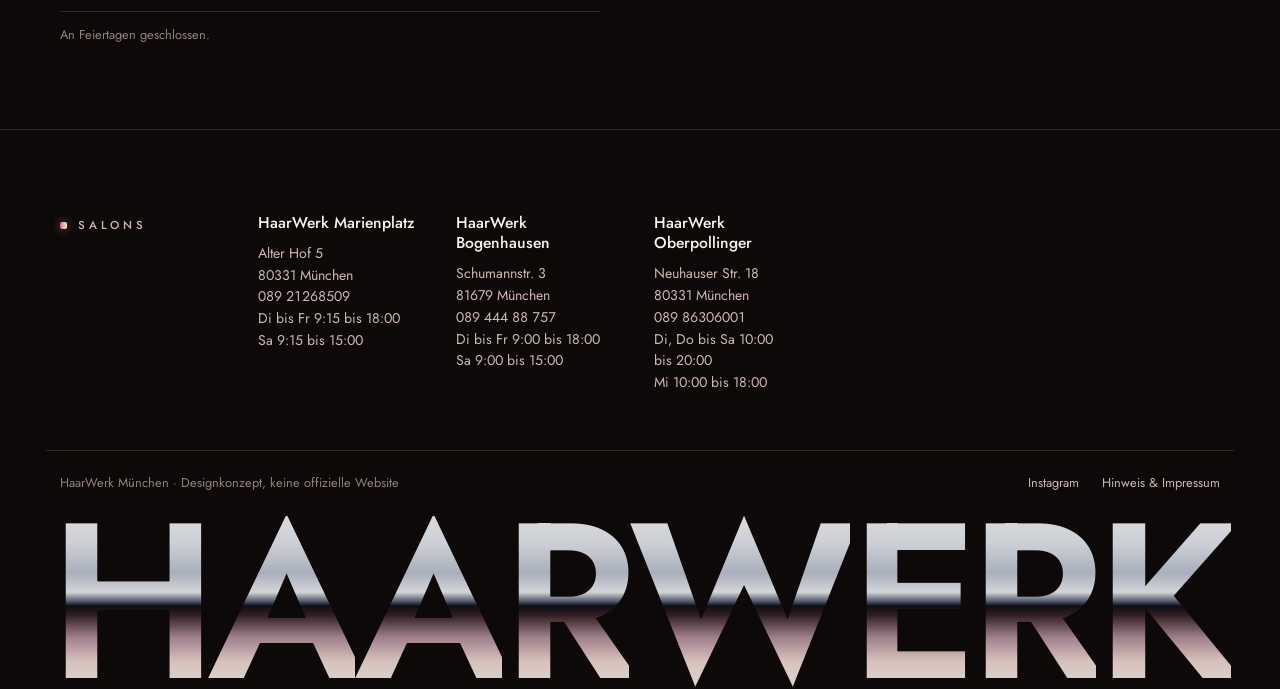
<file: bogenhausen/index.html>
<!doctype html>
<html lang="de" class="js-aus">
<head>
<meta charset="utf-8">
<meta name="viewport" content="width=device-width, initial-scale=1, viewport-fit=cover">
<script>(function(d){try{if(matchMedia('(prefers-reduced-motion: reduce)').matches)return;d.dataset.vorhang='zu';var k='kz-vorhang';if(sessionStorage.getItem(k))d.dataset.vorhangArt='kurz';sessionStorage.setItem(k,'1')}catch(e){}})(document.documentElement)</script>
<title>HaarWerk Bogenhausen | HaarWerk München</title>
<meta name="description" content="HaarWerk in Bogenhausen, Schumannstr. 3. Blond, Balayage und Schnitt. Di bis Fr 9 bis 18 Uhr, Sa bis 15 Uhr. Termin online über Treatwell.">
<meta name="robots" content="noindex, nofollow">
<meta name="theme-color" content="#0d0909">
<link rel="preload" href="../assets/fonts/jost-latin-wght-normal.woff2" as="font" type="font/woff2" crossorigin>
<link rel="preload" href="../assets/fonts/allura-latin-400-normal.woff2" as="font" type="font/woff2" crossorigin>
<link rel="preload" as="image" href="../assets/img/glas-bogenhausen-quer.webp?v=87fb4742" fetchpriority="high">
<link rel="stylesheet" href="../assets/css/site.css?v=49889f0c">
<script src="../assets/js/site.js?v=b6262579" defer></script>
<script type="module" src="../assets/js/glas3d.js?v=c019fc17"></script>
<script type="application/ld+json">{"@context":"https://schema.org","@type":"HairSalon","name":"HaarWerk München Bogenhausen","telephone":"+498944488757","address":{"@type":"PostalAddress","streetAddress":"Schumannstr. 3","postalCode":"81679","addressLocality":"München","addressCountry":"DE"},"geo":{"@type":"GeoCoordinates","latitude":48.141012,"longitude":11.6023043},"openingHoursSpecification":[{"@type":"OpeningHoursSpecification","dayOfWeek":"Tuesday","opens":"09:00","closes":"18:00"},{"@type":"OpeningHoursSpecification","dayOfWeek":"Wednesday","opens":"09:00","closes":"18:00"},{"@type":"OpeningHoursSpecification","dayOfWeek":"Thursday","opens":"09:00","closes":"18:00"},{"@type":"OpeningHoursSpecification","dayOfWeek":"Friday","opens":"09:00","closes":"18:00"},{"@type":"OpeningHoursSpecification","dayOfWeek":"Saturday","opens":"09:00","closes":"15:00"}]}</script>
</head>
<body>
<div class="vorhang" aria-hidden="true">
  <div class="vorhang-spalten"><i></i><i></i><i></i><i></i><i></i><i></i></div>
  <div class="vorhang-mitte"><span class="wortmarke"><b>HaarWerk</b><i>Authentic Blonde</i></span><span class="vorhang-zahl">000</span></div>
</div>
<a class="sprung" href="#inhalt">Zum Inhalt springen</a>
<div class="raster" aria-hidden="true"></div>
<header class="kopf">
  <div class="huelle kopf-innen">
    <a class="marke" href="../index.html" aria-label="HaarWerk München, Startseite"><span class="wortmarke"><b>HaarWerk</b><i>Authentic Blonde</i></span></a>
    <nav class="spalten" aria-label="Hauptnavigation"><a href="../index.html#salons">Salons</a><a href="../marienplatz/">Marienplatz</a><a href="../bogenhausen/" aria-current="page">Bogenhausen</a><a href="../oberpollinger/">Oberpollinger</a></nav>
    <div class="kopf-termin"><a class="knopf knopf-klein" href="https://buchung.treatwell.de/ort/haarwerk-bogenhausen/" rel="noopener"><svg class="ico" viewBox="0 0 24 24" fill="none" stroke="currentColor" stroke-width="1.5" stroke-linecap="round" aria-hidden="true"><rect x="3.5" y="5" width="17" height="15.5" rx="2.5"/><path d="M3.5 10h17M8 3v4M16 3v4"/></svg><span>Termin</span></a></div>
    <button class="kopf-menue" type="button" popovertarget="menue" aria-label="Menü öffnen"><span></span></button>
  </div>
</header>
<div class="menue" id="menue" popover>
  <button class="menue-zu" type="button" popovertarget="menue" popovertargetaction="hide" aria-label="Menü schließen"><svg viewBox="0 0 24 24" fill="none" stroke="currentColor" stroke-width="1.5" stroke-linecap="round" aria-hidden="true"><path d="M6 6l12 12M18 6 6 18"/></svg></button>
  <nav aria-label="Menü"><ul><li><a href="../index.html#salons">Salons<small>01</small></a></li><li><a href="../marienplatz/">Marienplatz<small>02</small></a></li><li><a href="../bogenhausen/" aria-current="page">Bogenhausen<small>03</small></a></li><li><a href="../oberpollinger/">Oberpollinger<small>04</small></a></li><li><a href="../hinweis/">Hinweis<small>05</small></a></li></ul></nav>
  <div class="knoepfe"><a class="knopf" href="https://buchung.treatwell.de/ort/haarwerk-bogenhausen/" rel="noopener"><svg class="ico" viewBox="0 0 24 24" fill="none" stroke="currentColor" stroke-width="1.5" stroke-linecap="round" aria-hidden="true"><rect x="3.5" y="5" width="17" height="15.5" rx="2.5"/><path d="M3.5 10h17M8 3v4M16 3v4"/></svg><span>Termin buchen</span></a></div>
</div>
<main id="inhalt">
  <section class="ort-auftakt" data-glas aria-labelledby="ort-titel">
    <div class="glas-buehne">
      <picture class="glas-poster"><source media="(max-aspect-ratio: 19/20)" srcset="../assets/img/glas-bogenhausen-hoch.webp?v=c712ace1"><img src="../assets/img/glas-bogenhausen-quer.webp?v=87fb4742" alt="" fetchpriority="high"></picture>
      <canvas class="glas-3d" data-zeilen="BOGENHAUSEN" data-zeilen-hoch="BOGEN|HAUSEN" data-farbe="blau" data-licht="{&quot;blau&quot;:&quot;#e38f9c&quot;,&quot;eis&quot;:&quot;#ffd8cc&quot;,&quot;warm&quot;:&quot;#ffd9a8&quot;,&quot;glas&quot;:&quot;#ffe8e0&quot;,&quot;wolken&quot;:[&quot;#9c4857&quot;,&quot;#e8a19f&quot;,&quot;#ffe0c2&quot;],&quot;winkel&quot;:0.12}" aria-hidden="true"></canvas>
      <div class="huelle glas-raster" aria-hidden="true"><i></i><i></i><i></i><i></i><i></i></div>
      <div class="huelle ort-oben"><p class="etikett"><b>02</b> Bogenhausen</p><p class="etikett ort-zurueck"><a href="../index.html#salons">Alle Salons</a></p></div>
      <div class="huelle ort-unten">
        <div class="ort-text">
          <h1 id="ort-titel"><span class="nur-vorleser">HaarWerk Bogenhausen: </span>Bogenhausen</h1>
          <div class="ort-fakten"><p class="stand" data-zeiten="{&quot;0&quot;:[],&quot;1&quot;:[],&quot;2&quot;:[[9,18]],&quot;3&quot;:[[9,18]],&quot;4&quot;:[[9,18]],&quot;5&quot;:[[9,18]],&quot;6&quot;:[[9,15]]}">Di bis Fr 9:00 bis 18:00 · Sa 9:00 bis 15:00</p></div>
        </div>
        <div class="knoepfe"><a class="knopf" href="https://buchung.treatwell.de/ort/haarwerk-bogenhausen/" rel="noopener"><svg class="ico" viewBox="0 0 24 24" fill="none" stroke="currentColor" stroke-width="1.5" stroke-linecap="round" aria-hidden="true"><rect x="3.5" y="5" width="17" height="15.5" rx="2.5"/><path d="M3.5 10h17M8 3v4M16 3v4"/></svg><span>Termin buchen</span></a><a class="knopf-still" href="tel:+498944488757"><svg class="ico" viewBox="0 0 24 24" fill="none" stroke="currentColor" stroke-width="1.5" stroke-linejoin="round" aria-hidden="true"><path d="M5.2 3.5h3.1l1.6 4.3-2.2 1.5a11.5 11.5 0 0 0 7 7l1.5-2.2 4.3 1.6v3.1a2 2 0 0 1-2.1 2A16.6 16.6 0 0 1 3.2 5.6a2 2 0 0 1 2-2.1Z"/></svg><span>Anrufen</span></a><a class="knopf-still" href="https://www.google.com/maps/dir/?api=1&destination=HaarWerk+M%C3%BCnchen%2C+Schumannstr.+3%2C+81679+M%C3%BCnchen" rel="noopener"><svg class="ico" viewBox="0 0 24 24" fill="none" stroke="currentColor" stroke-width="1.5" stroke-linecap="round" stroke-linejoin="round" aria-hidden="true"><path d="M12 21s-6.5-5.6-6.5-11a6.5 6.5 0 0 1 13 0c0 5.4-6.5 11-6.5 11Z"/><circle cx="12" cy="10" r="2.3"/></svg><span>Route</span></a></div>
      </div>
    </div>
  </section>
  <div class="kapitel-halter"><nav class="huelle kapitel" aria-label="Auf dieser Seite"><a href="#laden"><small>01</small>Laden</a><a href="#leistungen"><small>02</small>Leistungen</a><a href="#anfahrt"><small>03</small>Anfahrt</a><a class="knopf knopf-klein kapitel-termin" href="https://buchung.treatwell.de/ort/haarwerk-bogenhausen/" rel="noopener"><svg class="ico" viewBox="0 0 24 24" fill="none" stroke="currentColor" stroke-width="1.5" stroke-linecap="round" aria-hidden="true"><rect x="3.5" y="5" width="17" height="15.5" rx="2.5"/><path d="M3.5 10h17M8 3v4M16 3v4"/></svg><span>Termin buchen</span></a></nav></div>

  <section class="ladenfront" id="laden" aria-label="Laden">
    <div class="huelle ladenfront-raster">
      <figure class="front-bild"><img src="../assets/img/salon-bogenhausen-900.webp?v=5ca56283" srcset="../assets/img/salon-bogenhausen-900.webp?v=5ca56283 900w, ../assets/img/salon-bogenhausen-1080.webp?v=e3a1f016 1080w" sizes="(max-width: 52rem) 92vw, 64vw" alt="Heller Salon in Bogenhausen mit weißen Bögen und Leuchtern" loading="eager" decoding="async"></figure>
      <dl class="front-daten"><div><dt>Adresse</dt><dd>Schumannstr. 3<br>81679 München</dd></div><div><dt>Lage</dt><dd>Altbogenhausen, an der Schumannstraße</dd></div><div><dt>Geöffnet</dt><dd>Di bis Fr 9:00 bis 18:00<br>Sa 9:00 bis 15:00</dd></div><div><dt>Telefon</dt><dd><a href="tel:+498944488757">089 444 88 757</a></dd></div></dl>
    </div>
  </section>

  <section class="abschnitt " id="leistungen" aria-labelledby="leistungen-titel">
    <div class="huelle">
      <div class="abschnitt-kopf">
        <p class="etikett"><b>01</b> Leistungen</p>
        <h2 class="titel-m" id="leistungen-titel">Für Ihren schönsten Moment.</h2>
        <p>Tippen Sie an, was Sie sich wünschen. Die Summe zeigt einen Richtwert für Ihren Termin.</p>
      </div>
      <div class="preis-studio" data-buchen="https://buchung.treatwell.de/ort/haarwerk-bogenhausen/">
        <nav class="ps-reiter-leiste" role="tablist" aria-label="Preisgruppen"><span class="ps-licht" aria-hidden="true"></span><a class="ps-reiter" href="#art-styling" role="tab" id="tab-styling" aria-controls="art-styling" data-reiter="styling"><span>Schnitt &amp; Styling</span><small>2</small></a><a class="ps-reiter" href="#art-pflege" role="tab" id="tab-pflege" aria-controls="art-pflege" data-reiter="pflege"><span>Pflege</span><small>3</small></a><a class="ps-reiter" href="#art-braut" role="tab" id="tab-braut" aria-controls="art-braut" data-reiter="braut"><span>Braut</span><small>2</small></a></nav>
        <div class="ps-tafeln"><div class="ps-tafel" id="art-styling" role="tabpanel" aria-labelledby="tab-styling">
            <div class="ps-tafel-kopf"><div><h3>Schnitt &amp; Styling</h3><p>Je nach Haarlänge, von kurz bis extra lang.</p></div><p class="ps-ab"><small>ab</small><b class="chrom">48</b><small>€</small></p></div>
            <ul class="ps-liste"><li><button type="button" class="ps-leistung" aria-pressed="false" data-name="Waschen, Schneiden &amp; Styling" data-min="108" data-max="144"><span class="ps-haken" aria-hidden="true"></span><span class="ps-name">Waschen, Schneiden &amp; Styling<small>kurz bis extra lang</small></span><span class="ps-preis">108 bis 144 €</span></button></li><li><button type="button" class="ps-leistung" aria-pressed="false" data-name="Styling" data-min="48" data-max="60"><span class="ps-haken" aria-hidden="true"></span><span class="ps-name">Styling<small>kurz bis lang</small></span><span class="ps-preis">48 bis 60 €</span></button></li></ul></div><div class="ps-tafel" id="art-pflege" role="tabpanel" aria-labelledby="tab-pflege">
            <div class="ps-tafel-kopf"><div><h3>Pflege</h3><p>Für Glanz und Kraft. Besonders nach dem Blondieren.</p></div><p class="ps-ab"><small>ab</small><b class="chrom">42</b><small>€</small></p></div>
            <ul class="ps-liste"><li><button type="button" class="ps-leistung" aria-pressed="false" data-name="Olaplex" data-min="42" data-max="60"><span class="ps-haken" aria-hidden="true"></span><span class="ps-name">Olaplex<small>je nach Länge</small></span><span class="ps-preis">42 bis 60 €</span></button></li><li><button type="button" class="ps-leistung" aria-pressed="false" data-name="Olaplex mit Föhnen &amp; Maske" data-min="114" data-max="114"><span class="ps-haken" aria-hidden="true"></span><span class="ps-name">Olaplex mit Föhnen &amp; Maske</span><span class="ps-preis">114 €</span></button></li><li><button type="button" class="ps-leistung" aria-pressed="false" data-name="Keratinbehandlung" data-min="300" data-max="300"><span class="ps-haken" aria-hidden="true"></span><span class="ps-name">Keratinbehandlung</span><span class="ps-preis">300 €</span></button></li></ul></div><div class="ps-tafel" id="art-braut" role="tabpanel" aria-labelledby="tab-braut">
            <div class="ps-tafel-kopf"><div><h3>Braut</h3><p>Für den großen Tag. Am besten mit Probetermin.</p></div><p class="ps-ab"><small>ab</small><b class="chrom">72</b><small>€</small></p></div>
            <ul class="ps-liste"><li><button type="button" class="ps-leistung" aria-pressed="false" data-name="Brautfrisur" data-min="144" data-max="144"><span class="ps-haken" aria-hidden="true"></span><span class="ps-name">Brautfrisur</span><span class="ps-preis">144 €</span></button></li><li><button type="button" class="ps-leistung" aria-pressed="false" data-name="Probe Brautfrisur" data-min="72" data-max="72"><span class="ps-haken" aria-hidden="true"></span><span class="ps-name">Probe Brautfrisur</span><span class="ps-preis">72 €</span></button></li></ul></div></div>
        <div class="ps-summe" aria-live="polite">
          <div class="ps-summe-text"><p class="ps-summe-titel">Ihr Termin</p><p class="ps-summe-wert"><span data-summe>Tippen Sie Leistungen an</span></p><p class="ps-summe-auswahl" data-auswahl></p></div>
          <div class="ps-summe-knoepfe"><button class="knopf-still knopf-klein" type="button" data-leeren hidden>Leeren</button><a class="knopf" href="https://buchung.treatwell.de/ort/haarwerk-bogenhausen/" rel="noopener"><svg class="ico" viewBox="0 0 24 24" fill="none" stroke="currentColor" stroke-width="1.5" stroke-linecap="round" aria-hidden="true"><rect x="3.5" y="5" width="17" height="15.5" rx="2.5"/><path d="M3.5 10h17M8 3v4M16 3v4"/></svg><span class="ps-lang">Termin buchen</span><span class="ps-kurz">Buchen</span></a></div>
        </div>
        <p class="ps-hinweis">Preisliste der Blowdry Bar im Oberpollinger, inklusive Mehrwertsteuer. In den anderen Salons gelten eigene Preise. Die Summe ist ein Richtwert.</p>
      </div>
    </div>
  </section>


  <section class="abschnitt" id="anfahrt" aria-labelledby="anfahrt-titel">
    <div class="huelle">
      <div class="abschnitt-kopf"><p class="etikett"><b>02</b> Anfahrt &amp; Zeiten</p><h2 class="titel-m" id="anfahrt-titel">So finden Sie uns.</h2></div>
      <div class="anfahrt">
        <div class="anfahrt-text">
          <address>Schumannstr. 3<br>81679 München</address>
          <p class="anfahrt-hinweis"><span>Termin online über Treatwell</span></p>
          <div class="knoepfe"><a class="knopf" href="https://www.google.com/maps/dir/?api=1&destination=HaarWerk+M%C3%BCnchen%2C+Schumannstr.+3%2C+81679+M%C3%BCnchen" rel="noopener"><svg class="ico" viewBox="0 0 24 24" fill="none" stroke="currentColor" stroke-width="1.5" stroke-linecap="round" stroke-linejoin="round" aria-hidden="true"><path d="M12 21s-6.5-5.6-6.5-11a6.5 6.5 0 0 1 13 0c0 5.4-6.5 11-6.5 11Z"/><circle cx="12" cy="10" r="2.3"/></svg><span>Route planen</span></a><a class="knopf-still" href="tel:+498944488757"><svg class="ico" viewBox="0 0 24 24" fill="none" stroke="currentColor" stroke-width="1.5" stroke-linejoin="round" aria-hidden="true"><path d="M5.2 3.5h3.1l1.6 4.3-2.2 1.5a11.5 11.5 0 0 0 7 7l1.5-2.2 4.3 1.6v3.1a2 2 0 0 1-2.1 2A16.6 16.6 0 0 1 3.2 5.6a2 2 0 0 1 2-2.1Z"/></svg><span>089 444 88 757</span></a><a class="knopf-still" href="https://www.instagram.com/haarwerkbogenhausen/" rel="noopener"><svg class="ico" viewBox="0 0 24 24" fill="none" stroke="currentColor" stroke-width="1.5" aria-hidden="true"><rect x="3.5" y="3.5" width="17" height="17" rx="5"/><circle cx="12" cy="12" r="3.9"/><circle cx="17.2" cy="6.8" r=".9" fill="currentColor" stroke="none"/></svg><span>Instagram</span></a></div>
          <table class="zeiten"><caption class="nur-vorleser">Öffnungszeiten HaarWerk Bogenhausen</caption><tbody><tr data-tag="1"><th scope="row">Montag</th><td>geschlossen</td></tr><tr data-tag="2"><th scope="row">Dienstag</th><td>9:00 bis 18:00 Uhr</td></tr><tr data-tag="3"><th scope="row">Mittwoch</th><td>9:00 bis 18:00 Uhr</td></tr><tr data-tag="4"><th scope="row">Donnerstag</th><td>9:00 bis 18:00 Uhr</td></tr><tr data-tag="5"><th scope="row">Freitag</th><td>9:00 bis 18:00 Uhr</td></tr><tr data-tag="6"><th scope="row">Samstag</th><td>9:00 bis 15:00 Uhr</td></tr><tr data-tag="0"><th scope="row">Sonntag</th><td>geschlossen</td></tr></tbody></table>
        <p class="zeiten-hinweis">An Feiertagen geschlossen.</p>
        </div>
        <a class="stadtplan" href="https://www.google.com/maps/dir/?api=1&destination=HaarWerk+M%C3%BCnchen%2C+Schumannstr.+3%2C+81679+M%C3%BCnchen" rel="noopener" aria-label="Route zu HaarWerk Bogenhausen in Google Maps öffnen">
          <img src="../assets/karten/bogenhausen.svg?v=95a9dcbe" alt="" loading="lazy" decoding="async">
          <span class="plan-nadel" style="left:50%;top:50%" aria-hidden="true"><i></i></span>
          <span class="plan-schild" style="left:50%;top:50%"><b>HaarWerk Bogenhausen</b>Schumannstr. 3</span>
          <span class="plan-route"><svg class="ico" viewBox="0 0 24 24" fill="none" stroke="currentColor" stroke-width="1.5" stroke-linecap="round" stroke-linejoin="round" aria-hidden="true"><path d="M12 21s-6.5-5.6-6.5-11a6.5 6.5 0 0 1 13 0c0 5.4-6.5 11-6.5 11Z"/><circle cx="12" cy="10" r="2.3"/></svg><span>Route öffnen</span></span>
          <small class="plan-quelle">Karte © OpenStreetMap-Mitwirkende</small>
        </a>
      </div>
    </div>
  </section>
</main>
<nav class="aktion versteckt" style="--n:3" aria-label="Schnellzugriff"><a class="haupt" href="https://buchung.treatwell.de/ort/haarwerk-bogenhausen/" rel="noopener"><svg class="ico" viewBox="0 0 24 24" fill="none" stroke="currentColor" stroke-width="1.5" stroke-linecap="round" aria-hidden="true"><rect x="3.5" y="5" width="17" height="15.5" rx="2.5"/><path d="M3.5 10h17M8 3v4M16 3v4"/></svg><span>Buchen</span></a><a href="tel:+498944488757"><svg class="ico" viewBox="0 0 24 24" fill="none" stroke="currentColor" stroke-width="1.5" stroke-linejoin="round" aria-hidden="true"><path d="M5.2 3.5h3.1l1.6 4.3-2.2 1.5a11.5 11.5 0 0 0 7 7l1.5-2.2 4.3 1.6v3.1a2 2 0 0 1-2.1 2A16.6 16.6 0 0 1 3.2 5.6a2 2 0 0 1 2-2.1Z"/></svg><span>Anrufen</span></a><a href="https://www.google.com/maps/dir/?api=1&destination=HaarWerk+M%C3%BCnchen%2C+Schumannstr.+3%2C+81679+M%C3%BCnchen" rel="noopener"><svg class="ico" viewBox="0 0 24 24" fill="none" stroke="currentColor" stroke-width="1.5" stroke-linecap="round" stroke-linejoin="round" aria-hidden="true"><path d="M12 21s-6.5-5.6-6.5-11a6.5 6.5 0 0 1 13 0c0 5.4-6.5 11-6.5 11Z"/><circle cx="12" cy="10" r="2.3"/></svg><span>Route</span></a></nav>
<dialog class="gross" id="gross" aria-label="Bild groß">
  <figure style="margin:0"><figcaption></figcaption></figure>
  <button class="gross-zu" type="button" aria-label="Schließen"><svg viewBox="0 0 24 24" fill="none" stroke="currentColor" stroke-width="1.5" stroke-linecap="round" aria-hidden="true"><path d="M6 6l12 12M18 6 6 18"/></svg></button>
  <button class="gross-knopf gross-zurueck" type="button" aria-label="Vorheriges Bild"><svg viewBox="0 0 24 24" fill="none" stroke="currentColor" stroke-width="1.5" stroke-linecap="round" stroke-linejoin="round" aria-hidden="true"><path d="M15 5l-7 7 7 7"/></svg></button>
  <button class="gross-knopf gross-vor" type="button" aria-label="Nächstes Bild"><svg viewBox="0 0 24 24" fill="none" stroke="currentColor" stroke-width="1.5" stroke-linecap="round" stroke-linejoin="round" aria-hidden="true"><path d="M9 5l7 7-7 7"/></svg></button>
</dialog>
<footer class="fuss">
  <div class="huelle">
    <ul class="fuss-orte"><li class="fuss-etikett"><span class="etikett">Salons</span></li><li><h3><a href="../marienplatz/">HaarWerk Marienplatz</a></h3><address>Alter Hof 5<br>80331 München</address>
<p><a class="tel" href="tel:+498921268509">089 21268509</a><br>Di bis Fr 9:15 bis 18:00<br>Sa 9:15 bis 15:00</p></li><li><h3><a href="../bogenhausen/">HaarWerk Bogenhausen</a></h3><address>Schumannstr. 3<br>81679 München</address>
<p><a class="tel" href="tel:+498944488757">089 444 88 757</a><br>Di bis Fr 9:00 bis 18:00<br>Sa 9:00 bis 15:00</p></li><li><h3><a href="../oberpollinger/">HaarWerk Oberpollinger</a></h3><address>Neuhauser Str. 18<br>80331 München</address>
<p><a class="tel" href="tel:+498986306001">089 86306001</a><br>Di, Do bis Sa 10:00 bis 20:00<br>Mi 10:00 bis 18:00</p></li></ul>
    <div class="fuss-unten">
      <span>HaarWerk München · Designkonzept, keine offizielle Website</span>
      <ul><li><a href="https://www.instagram.com/haarwerkmunchen/" rel="noopener">Instagram</a></li><li><a href="../hinweis/">Hinweis &amp; Impressum</a></li></ul>
    </div>
    <p class="riesen marke-text passend" aria-hidden="true"><span class="w"><span class="b chrom" style="--b:0">H</span><span class="b chrom" style="--b:1">a</span><span class="b chrom" style="--b:2">a</span><span class="b chrom" style="--b:3">r</span><span class="b chrom" style="--b:4">W</span><span class="b chrom" style="--b:5">e</span><span class="b chrom" style="--b:6">r</span><span class="b chrom" style="--b:7">k</span></span></p>
  </div>
</footer>
</body>
</html>
</file>
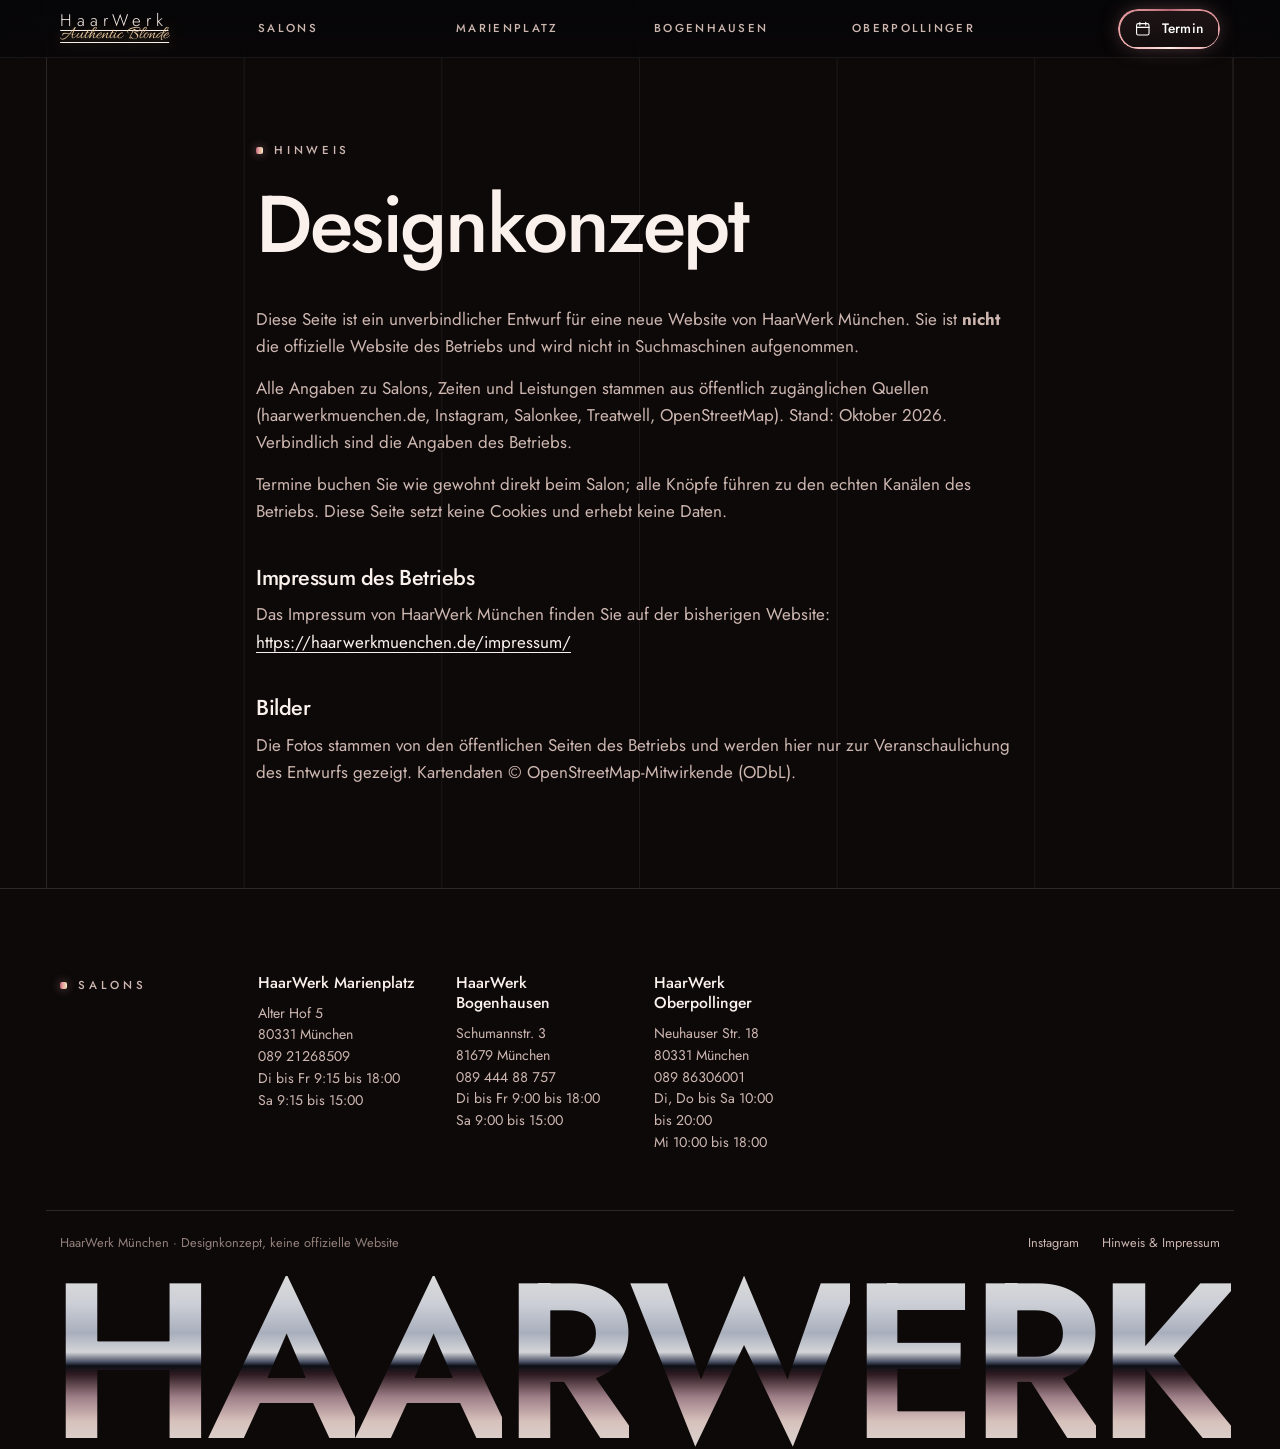
<file: hinweis/index.html>
<!doctype html>
<html lang="de" class="js-aus">
<head>
<meta charset="utf-8">
<meta name="viewport" content="width=device-width, initial-scale=1, viewport-fit=cover">
<script>(function(d){try{if(matchMedia('(prefers-reduced-motion: reduce)').matches)return;d.dataset.vorhang='zu';var k='kz-vorhang';if(sessionStorage.getItem(k))d.dataset.vorhangArt='kurz';sessionStorage.setItem(k,'1')}catch(e){}})(document.documentElement)</script>
<title>Hinweis | HaarWerk München</title>
<meta name="description" content="Hinweis zu diesem Designkonzept.">
<meta name="robots" content="noindex, nofollow">
<meta name="theme-color" content="#0d0909">
<link rel="preload" href="../assets/fonts/jost-latin-wght-normal.woff2" as="font" type="font/woff2" crossorigin>
<link rel="preload" href="../assets/fonts/allura-latin-400-normal.woff2" as="font" type="font/woff2" crossorigin>
<link rel="stylesheet" href="../assets/css/site.css?v=49889f0c">
<script src="../assets/js/site.js?v=b6262579" defer></script>
</head>
<body>
<div class="vorhang" aria-hidden="true">
  <div class="vorhang-spalten"><i></i><i></i><i></i><i></i><i></i><i></i></div>
  <div class="vorhang-mitte"><span class="wortmarke"><b>HaarWerk</b><i>Authentic Blonde</i></span><span class="vorhang-zahl">000</span></div>
</div>
<a class="sprung" href="#inhalt">Zum Inhalt springen</a>
<div class="raster" aria-hidden="true"></div>
<header class="kopf">
  <div class="huelle kopf-innen">
    <a class="marke" href="../index.html" aria-label="HaarWerk München, Startseite"><span class="wortmarke"><b>HaarWerk</b><i>Authentic Blonde</i></span></a>
    <nav class="spalten" aria-label="Hauptnavigation"><a href="../index.html#salons">Salons</a><a href="../marienplatz/">Marienplatz</a><a href="../bogenhausen/">Bogenhausen</a><a href="../oberpollinger/">Oberpollinger</a></nav>
    <div class="kopf-termin"><a class="knopf knopf-klein" href="../index.html#salons"><svg class="ico" viewBox="0 0 24 24" fill="none" stroke="currentColor" stroke-width="1.5" stroke-linecap="round" aria-hidden="true"><rect x="3.5" y="5" width="17" height="15.5" rx="2.5"/><path d="M3.5 10h17M8 3v4M16 3v4"/></svg><span>Termin</span></a></div>
    <button class="kopf-menue" type="button" popovertarget="menue" aria-label="Menü öffnen"><span></span></button>
  </div>
</header>
<div class="menue" id="menue" popover>
  <button class="menue-zu" type="button" popovertarget="menue" popovertargetaction="hide" aria-label="Menü schließen"><svg viewBox="0 0 24 24" fill="none" stroke="currentColor" stroke-width="1.5" stroke-linecap="round" aria-hidden="true"><path d="M6 6l12 12M18 6 6 18"/></svg></button>
  <nav aria-label="Menü"><ul><li><a href="../index.html#salons">Salons<small>01</small></a></li><li><a href="../marienplatz/">Marienplatz<small>02</small></a></li><li><a href="../bogenhausen/">Bogenhausen<small>03</small></a></li><li><a href="../oberpollinger/">Oberpollinger<small>04</small></a></li><li><a href="../hinweis/">Hinweis<small>05</small></a></li></ul></nav>
  <div class="knoepfe"><a class="knopf" href="../index.html#salons"><svg class="ico" viewBox="0 0 24 24" fill="none" stroke="currentColor" stroke-width="1.5" stroke-linecap="round" aria-hidden="true"><rect x="3.5" y="5" width="17" height="15.5" rx="2.5"/><path d="M3.5 10h17M8 3v4M16 3v4"/></svg><span>Termin buchen</span></a></div>
</div>
<main id="inhalt" class="recht">
  <div class="huelle recht-innen">
    <p class="etikett">Hinweis</p>
    <h1>Designkonzept</h1>
    <p>Diese Seite ist ein unverbindlicher Entwurf für eine neue Website von HaarWerk München. Sie ist <b>nicht</b> die offizielle Website des Betriebs und wird nicht in Suchmaschinen aufgenommen.</p>
    <p>Alle Angaben zu Salons, Zeiten und Leistungen stammen aus öffentlich zugänglichen Quellen (haarwerkmuenchen.de, Instagram, Salonkee, Treatwell, OpenStreetMap). Stand: Oktober 2026. Verbindlich sind die Angaben des Betriebs.</p>
    <p>Termine buchen Sie wie gewohnt direkt beim Salon; alle Knöpfe führen zu den echten Kanälen des Betriebs. Diese Seite setzt keine Cookies und erhebt keine Daten.</p>
    <h2>Impressum des Betriebs</h2>
    <p>Das Impressum von HaarWerk München finden Sie auf der bisherigen Website: <a href="https://haarwerkmuenchen.de/impressum/" rel="noopener">https://haarwerkmuenchen.de/impressum/</a></p>
    <h2>Bilder</h2>
    <p>Die Fotos stammen von den öffentlichen Seiten des Betriebs und werden hier nur zur Veranschaulichung des Entwurfs gezeigt. Kartendaten © OpenStreetMap-Mitwirkende (ODbL).</p>
  </div>
</main>
<footer class="fuss">
  <div class="huelle">
    <ul class="fuss-orte"><li class="fuss-etikett"><span class="etikett">Salons</span></li><li><h3><a href="../marienplatz/">HaarWerk Marienplatz</a></h3><address>Alter Hof 5<br>80331 München</address>
<p><a class="tel" href="tel:+498921268509">089 21268509</a><br>Di bis Fr 9:15 bis 18:00<br>Sa 9:15 bis 15:00</p></li><li><h3><a href="../bogenhausen/">HaarWerk Bogenhausen</a></h3><address>Schumannstr. 3<br>81679 München</address>
<p><a class="tel" href="tel:+498944488757">089 444 88 757</a><br>Di bis Fr 9:00 bis 18:00<br>Sa 9:00 bis 15:00</p></li><li><h3><a href="../oberpollinger/">HaarWerk Oberpollinger</a></h3><address>Neuhauser Str. 18<br>80331 München</address>
<p><a class="tel" href="tel:+498986306001">089 86306001</a><br>Di, Do bis Sa 10:00 bis 20:00<br>Mi 10:00 bis 18:00</p></li></ul>
    <div class="fuss-unten">
      <span>HaarWerk München · Designkonzept, keine offizielle Website</span>
      <ul><li><a href="https://www.instagram.com/haarwerkmunchen/" rel="noopener">Instagram</a></li><li><a href="../hinweis/">Hinweis &amp; Impressum</a></li></ul>
    </div>
    <p class="riesen marke-text passend" aria-hidden="true"><span class="w"><span class="b chrom" style="--b:0">H</span><span class="b chrom" style="--b:1">a</span><span class="b chrom" style="--b:2">a</span><span class="b chrom" style="--b:3">r</span><span class="b chrom" style="--b:4">W</span><span class="b chrom" style="--b:5">e</span><span class="b chrom" style="--b:6">r</span><span class="b chrom" style="--b:7">k</span></span></p>
  </div>
</footer>
</body>
</html>
</file>
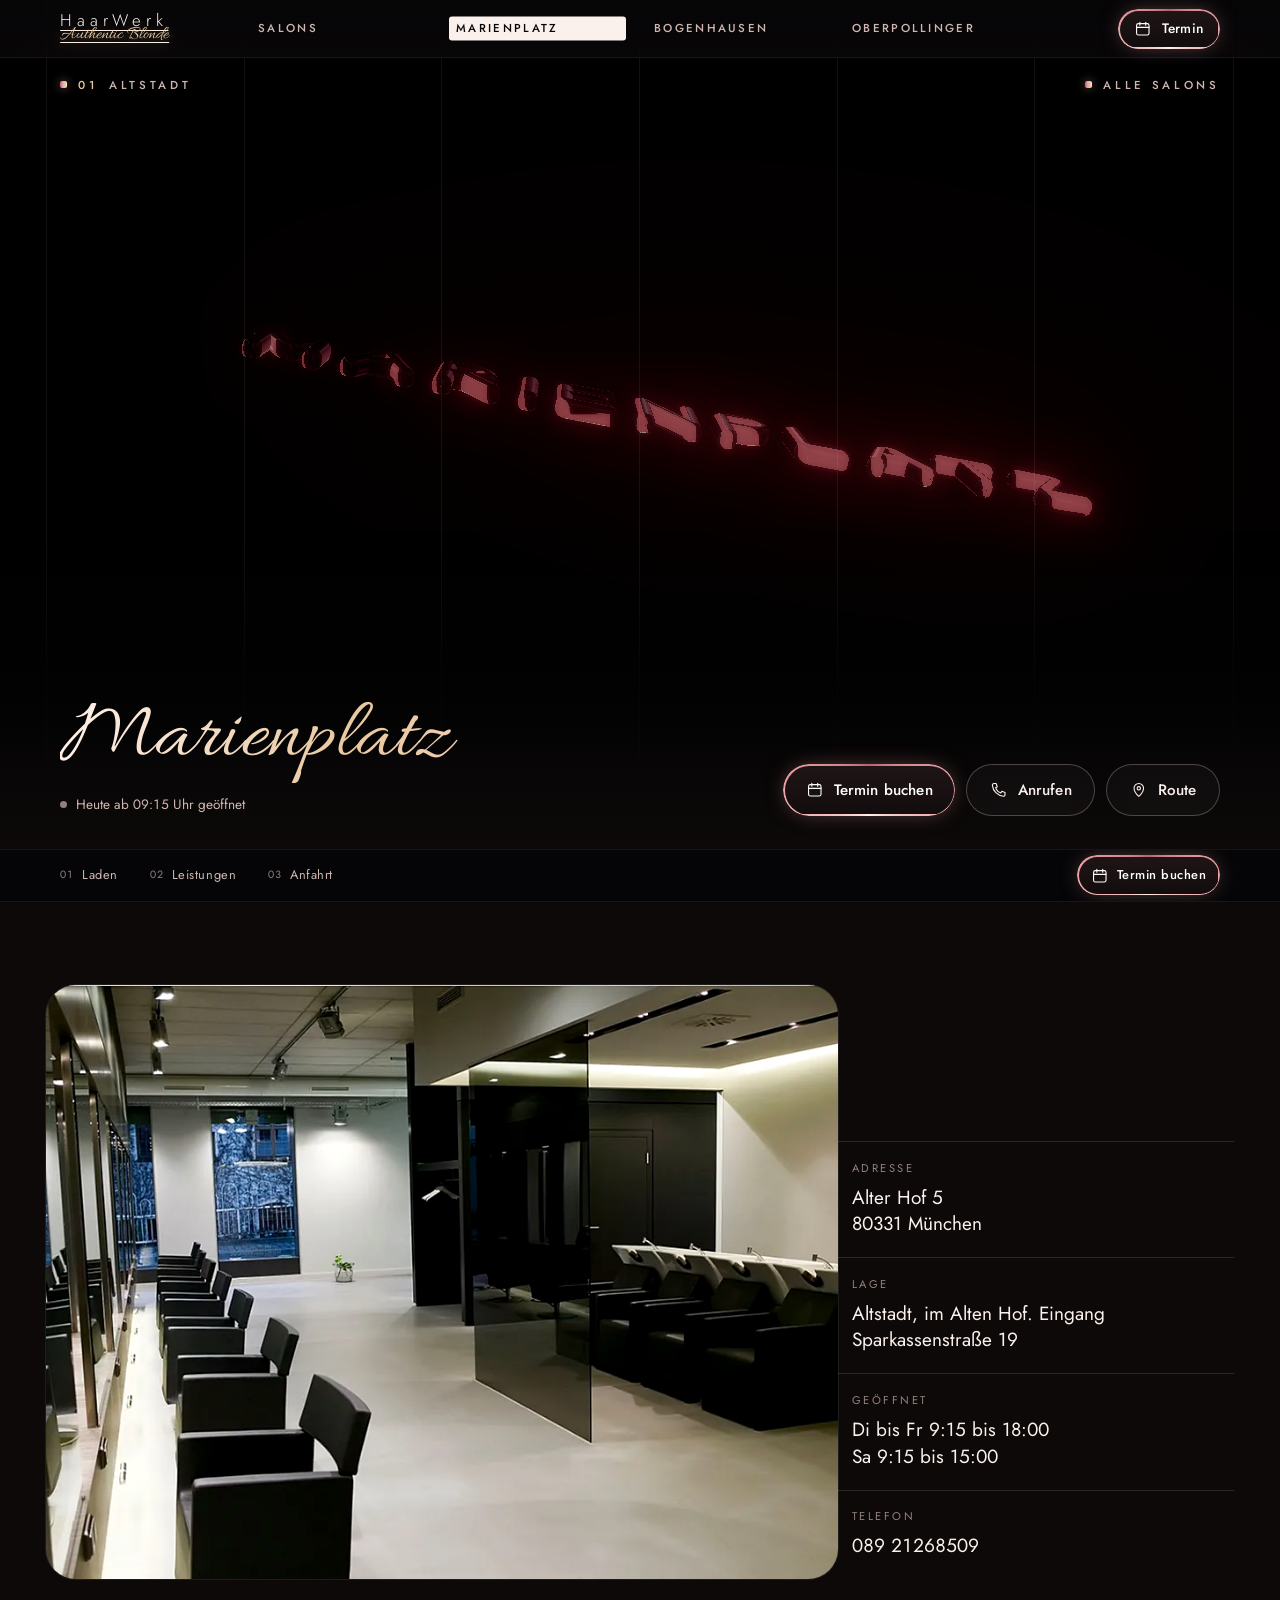
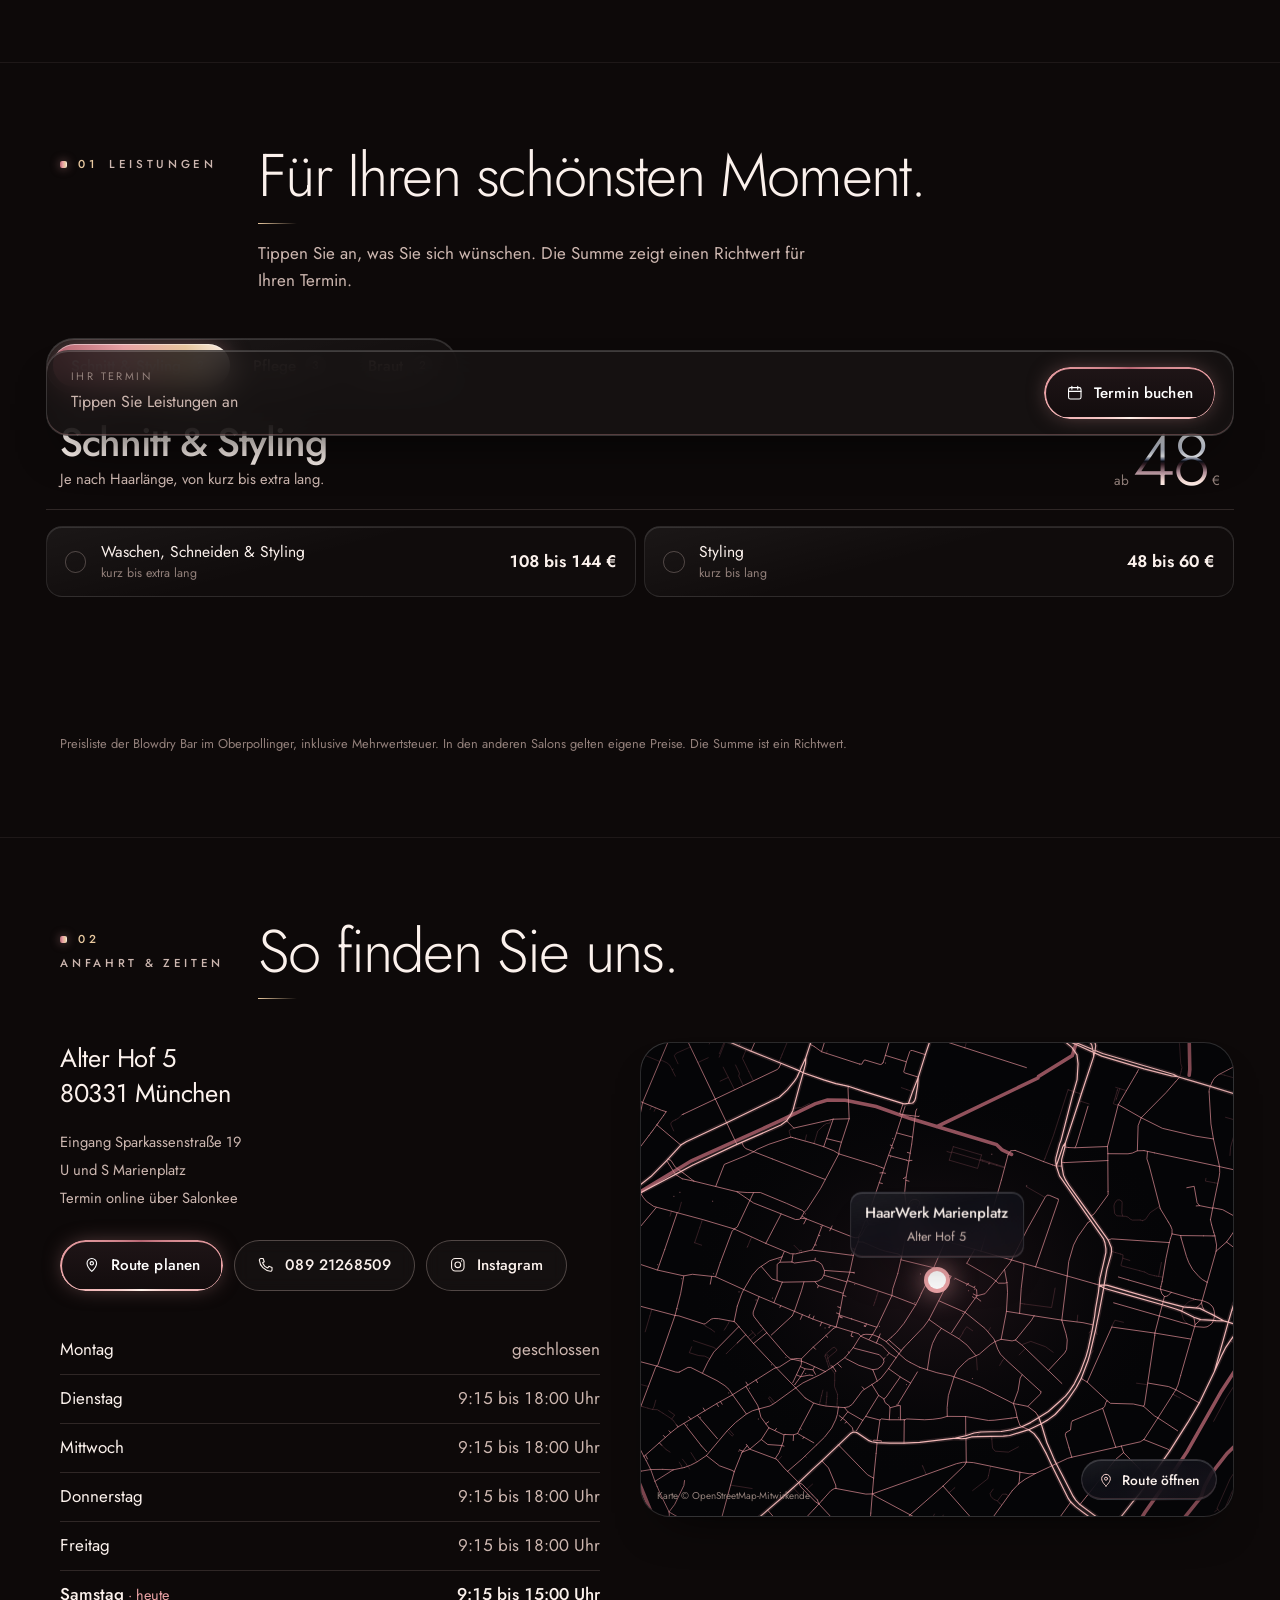
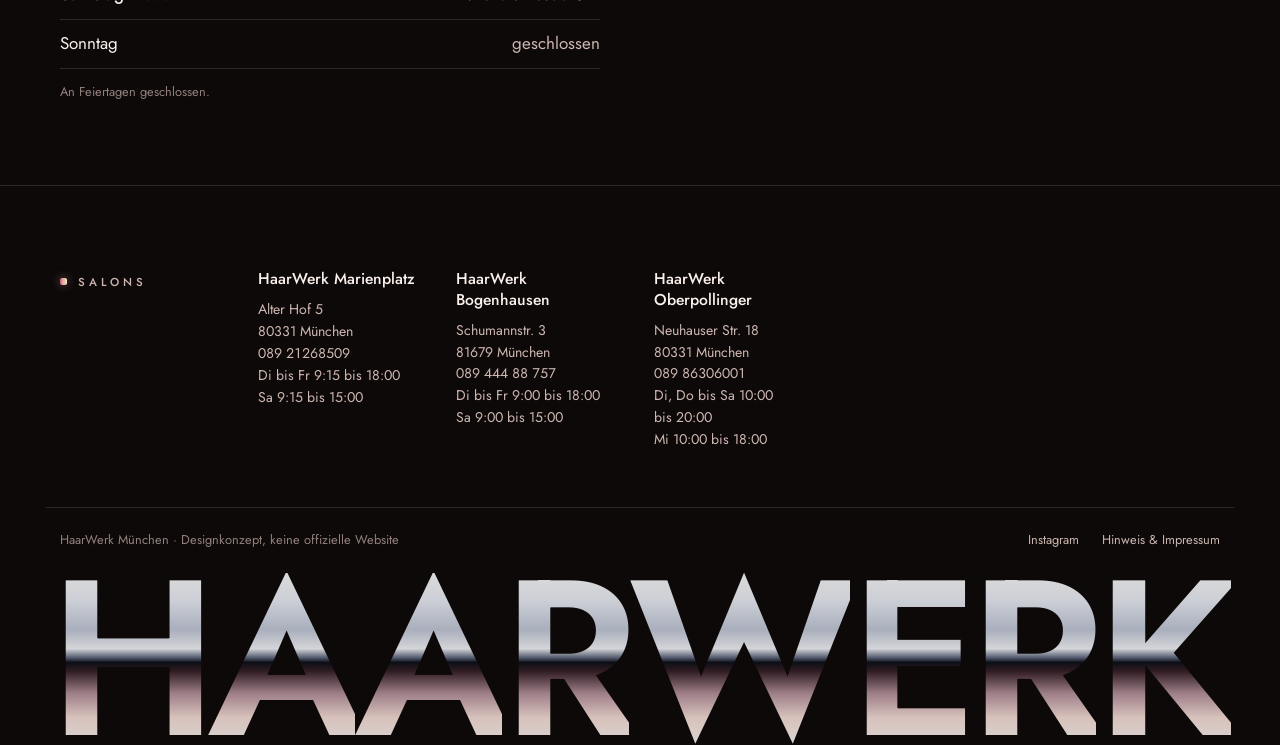
<file: marienplatz/index.html>
<!doctype html>
<html lang="de" class="js-aus">
<head>
<meta charset="utf-8">
<meta name="viewport" content="width=device-width, initial-scale=1, viewport-fit=cover">
<script>(function(d){try{if(matchMedia('(prefers-reduced-motion: reduce)').matches)return;d.dataset.vorhang='zu';var k='kz-vorhang';if(sessionStorage.getItem(k))d.dataset.vorhangArt='kurz';sessionStorage.setItem(k,'1')}catch(e){}})(document.documentElement)</script>
<title>HaarWerk Marienplatz | HaarWerk München</title>
<meta name="description" content="HaarWerk am Marienplatz, Alter Hof 5. Blond, Balayage und Schnitt. Di bis Fr 9:15 bis 18 Uhr, Sa bis 15 Uhr. Termin online über Salonkee.">
<meta name="robots" content="noindex, nofollow">
<meta name="theme-color" content="#0d0909">
<link rel="preload" href="../assets/fonts/jost-latin-wght-normal.woff2" as="font" type="font/woff2" crossorigin>
<link rel="preload" href="../assets/fonts/allura-latin-400-normal.woff2" as="font" type="font/woff2" crossorigin>
<link rel="preload" as="image" href="../assets/img/glas-marienplatz-quer.webp?v=d3ecc74b" fetchpriority="high">
<link rel="stylesheet" href="../assets/css/site.css?v=49889f0c">
<script src="../assets/js/site.js?v=b6262579" defer></script>
<script type="module" src="../assets/js/glas3d.js?v=c019fc17"></script>
<script type="application/ld+json">{"@context":"https://schema.org","@type":"HairSalon","name":"HaarWerk München Marienplatz","telephone":"+498921268509","address":{"@type":"PostalAddress","streetAddress":"Alter Hof 5","postalCode":"80331","addressLocality":"München","addressCountry":"DE"},"geo":{"@type":"GeoCoordinates","latitude":48.1383929,"longitude":11.5785582},"openingHoursSpecification":[{"@type":"OpeningHoursSpecification","dayOfWeek":"Tuesday","opens":"09:15","closes":"18:00"},{"@type":"OpeningHoursSpecification","dayOfWeek":"Wednesday","opens":"09:15","closes":"18:00"},{"@type":"OpeningHoursSpecification","dayOfWeek":"Thursday","opens":"09:15","closes":"18:00"},{"@type":"OpeningHoursSpecification","dayOfWeek":"Friday","opens":"09:15","closes":"18:00"},{"@type":"OpeningHoursSpecification","dayOfWeek":"Saturday","opens":"09:15","closes":"15:00"}]}</script>
</head>
<body>
<div class="vorhang" aria-hidden="true">
  <div class="vorhang-spalten"><i></i><i></i><i></i><i></i><i></i><i></i></div>
  <div class="vorhang-mitte"><span class="wortmarke"><b>HaarWerk</b><i>Authentic Blonde</i></span><span class="vorhang-zahl">000</span></div>
</div>
<a class="sprung" href="#inhalt">Zum Inhalt springen</a>
<div class="raster" aria-hidden="true"></div>
<header class="kopf">
  <div class="huelle kopf-innen">
    <a class="marke" href="../index.html" aria-label="HaarWerk München, Startseite"><span class="wortmarke"><b>HaarWerk</b><i>Authentic Blonde</i></span></a>
    <nav class="spalten" aria-label="Hauptnavigation"><a href="../index.html#salons">Salons</a><a href="../marienplatz/" aria-current="page">Marienplatz</a><a href="../bogenhausen/">Bogenhausen</a><a href="../oberpollinger/">Oberpollinger</a></nav>
    <div class="kopf-termin"><a class="knopf knopf-klein" href="https://salonkee.de/salon/haarwerk-mnchen" rel="noopener"><svg class="ico" viewBox="0 0 24 24" fill="none" stroke="currentColor" stroke-width="1.5" stroke-linecap="round" aria-hidden="true"><rect x="3.5" y="5" width="17" height="15.5" rx="2.5"/><path d="M3.5 10h17M8 3v4M16 3v4"/></svg><span>Termin</span></a></div>
    <button class="kopf-menue" type="button" popovertarget="menue" aria-label="Menü öffnen"><span></span></button>
  </div>
</header>
<div class="menue" id="menue" popover>
  <button class="menue-zu" type="button" popovertarget="menue" popovertargetaction="hide" aria-label="Menü schließen"><svg viewBox="0 0 24 24" fill="none" stroke="currentColor" stroke-width="1.5" stroke-linecap="round" aria-hidden="true"><path d="M6 6l12 12M18 6 6 18"/></svg></button>
  <nav aria-label="Menü"><ul><li><a href="../index.html#salons">Salons<small>01</small></a></li><li><a href="../marienplatz/" aria-current="page">Marienplatz<small>02</small></a></li><li><a href="../bogenhausen/">Bogenhausen<small>03</small></a></li><li><a href="../oberpollinger/">Oberpollinger<small>04</small></a></li><li><a href="../hinweis/">Hinweis<small>05</small></a></li></ul></nav>
  <div class="knoepfe"><a class="knopf" href="https://salonkee.de/salon/haarwerk-mnchen" rel="noopener"><svg class="ico" viewBox="0 0 24 24" fill="none" stroke="currentColor" stroke-width="1.5" stroke-linecap="round" aria-hidden="true"><rect x="3.5" y="5" width="17" height="15.5" rx="2.5"/><path d="M3.5 10h17M8 3v4M16 3v4"/></svg><span>Termin buchen</span></a></div>
</div>
<main id="inhalt">
  <section class="ort-auftakt" data-glas aria-labelledby="ort-titel">
    <div class="glas-buehne">
      <picture class="glas-poster"><source media="(max-aspect-ratio: 19/20)" srcset="../assets/img/glas-marienplatz-hoch.webp?v=830dac59"><img src="../assets/img/glas-marienplatz-quer.webp?v=d3ecc74b" alt="" fetchpriority="high"></picture>
      <canvas class="glas-3d" data-zeilen="MARIENPLATZ" data-zeilen-hoch="MARIEN|PLATZ" data-farbe="blau" data-licht="{&quot;blau&quot;:&quot;#e38f9c&quot;,&quot;eis&quot;:&quot;#ffd8cc&quot;,&quot;warm&quot;:&quot;#ffd9a8&quot;,&quot;glas&quot;:&quot;#ffe8e0&quot;,&quot;wolken&quot;:[&quot;#9c4857&quot;,&quot;#e8a19f&quot;,&quot;#ffe0c2&quot;],&quot;winkel&quot;:0.12}" aria-hidden="true"></canvas>
      <div class="huelle glas-raster" aria-hidden="true"><i></i><i></i><i></i><i></i><i></i></div>
      <div class="huelle ort-oben"><p class="etikett"><b>01</b> Altstadt</p><p class="etikett ort-zurueck"><a href="../index.html#salons">Alle Salons</a></p></div>
      <div class="huelle ort-unten">
        <div class="ort-text">
          <h1 id="ort-titel"><span class="nur-vorleser">HaarWerk Marienplatz: </span>Marienplatz</h1>
          <div class="ort-fakten"><p class="stand" data-zeiten="{&quot;0&quot;:[],&quot;1&quot;:[],&quot;2&quot;:[[9.25,18]],&quot;3&quot;:[[9.25,18]],&quot;4&quot;:[[9.25,18]],&quot;5&quot;:[[9.25,18]],&quot;6&quot;:[[9.25,15]]}">Di bis Fr 9:15 bis 18:00 · Sa 9:15 bis 15:00</p></div>
        </div>
        <div class="knoepfe"><a class="knopf" href="https://salonkee.de/salon/haarwerk-mnchen" rel="noopener"><svg class="ico" viewBox="0 0 24 24" fill="none" stroke="currentColor" stroke-width="1.5" stroke-linecap="round" aria-hidden="true"><rect x="3.5" y="5" width="17" height="15.5" rx="2.5"/><path d="M3.5 10h17M8 3v4M16 3v4"/></svg><span>Termin buchen</span></a><a class="knopf-still" href="tel:+498921268509"><svg class="ico" viewBox="0 0 24 24" fill="none" stroke="currentColor" stroke-width="1.5" stroke-linejoin="round" aria-hidden="true"><path d="M5.2 3.5h3.1l1.6 4.3-2.2 1.5a11.5 11.5 0 0 0 7 7l1.5-2.2 4.3 1.6v3.1a2 2 0 0 1-2.1 2A16.6 16.6 0 0 1 3.2 5.6a2 2 0 0 1 2-2.1Z"/></svg><span>Anrufen</span></a><a class="knopf-still" href="https://www.google.com/maps/dir/?api=1&destination=HaarWerk+M%C3%BCnchen%2C+Alter+Hof+5%2C+80331+M%C3%BCnchen" rel="noopener"><svg class="ico" viewBox="0 0 24 24" fill="none" stroke="currentColor" stroke-width="1.5" stroke-linecap="round" stroke-linejoin="round" aria-hidden="true"><path d="M12 21s-6.5-5.6-6.5-11a6.5 6.5 0 0 1 13 0c0 5.4-6.5 11-6.5 11Z"/><circle cx="12" cy="10" r="2.3"/></svg><span>Route</span></a></div>
      </div>
    </div>
  </section>
  <div class="kapitel-halter"><nav class="huelle kapitel" aria-label="Auf dieser Seite"><a href="#laden"><small>01</small>Laden</a><a href="#leistungen"><small>02</small>Leistungen</a><a href="#anfahrt"><small>03</small>Anfahrt</a><a class="knopf knopf-klein kapitel-termin" href="https://salonkee.de/salon/haarwerk-mnchen" rel="noopener"><svg class="ico" viewBox="0 0 24 24" fill="none" stroke="currentColor" stroke-width="1.5" stroke-linecap="round" aria-hidden="true"><rect x="3.5" y="5" width="17" height="15.5" rx="2.5"/><path d="M3.5 10h17M8 3v4M16 3v4"/></svg><span>Termin buchen</span></a></nav></div>

  <section class="ladenfront" id="laden" aria-label="Laden">
    <div class="huelle ladenfront-raster">
      <figure class="front-bild"><img src="../assets/img/salon-marienplatz-900.webp?v=8bdbcc42" srcset="../assets/img/salon-marienplatz-900.webp?v=8bdbcc42 900w, ../assets/img/salon-marienplatz-1013.webp?v=ed97771d 1013w" sizes="(max-width: 52rem) 92vw, 64vw" alt="Salon am Marienplatz mit schwarzen Stühlen und Spiegeln" loading="eager" decoding="async"></figure>
      <dl class="front-daten"><div><dt>Adresse</dt><dd>Alter Hof 5<br>80331 München</dd></div><div><dt>Lage</dt><dd>Altstadt, im Alten Hof. Eingang Sparkassenstraße 19</dd></div><div><dt>Geöffnet</dt><dd>Di bis Fr 9:15 bis 18:00<br>Sa 9:15 bis 15:00</dd></div><div><dt>Telefon</dt><dd><a href="tel:+498921268509">089 21268509</a></dd></div></dl>
    </div>
  </section>

  <section class="abschnitt " id="leistungen" aria-labelledby="leistungen-titel">
    <div class="huelle">
      <div class="abschnitt-kopf">
        <p class="etikett"><b>01</b> Leistungen</p>
        <h2 class="titel-m" id="leistungen-titel">Für Ihren schönsten Moment.</h2>
        <p>Tippen Sie an, was Sie sich wünschen. Die Summe zeigt einen Richtwert für Ihren Termin.</p>
      </div>
      <div class="preis-studio" data-buchen="https://salonkee.de/salon/haarwerk-mnchen">
        <nav class="ps-reiter-leiste" role="tablist" aria-label="Preisgruppen"><span class="ps-licht" aria-hidden="true"></span><a class="ps-reiter" href="#art-styling" role="tab" id="tab-styling" aria-controls="art-styling" data-reiter="styling"><span>Schnitt &amp; Styling</span><small>2</small></a><a class="ps-reiter" href="#art-pflege" role="tab" id="tab-pflege" aria-controls="art-pflege" data-reiter="pflege"><span>Pflege</span><small>3</small></a><a class="ps-reiter" href="#art-braut" role="tab" id="tab-braut" aria-controls="art-braut" data-reiter="braut"><span>Braut</span><small>2</small></a></nav>
        <div class="ps-tafeln"><div class="ps-tafel" id="art-styling" role="tabpanel" aria-labelledby="tab-styling">
            <div class="ps-tafel-kopf"><div><h3>Schnitt &amp; Styling</h3><p>Je nach Haarlänge, von kurz bis extra lang.</p></div><p class="ps-ab"><small>ab</small><b class="chrom">48</b><small>€</small></p></div>
            <ul class="ps-liste"><li><button type="button" class="ps-leistung" aria-pressed="false" data-name="Waschen, Schneiden &amp; Styling" data-min="108" data-max="144"><span class="ps-haken" aria-hidden="true"></span><span class="ps-name">Waschen, Schneiden &amp; Styling<small>kurz bis extra lang</small></span><span class="ps-preis">108 bis 144 €</span></button></li><li><button type="button" class="ps-leistung" aria-pressed="false" data-name="Styling" data-min="48" data-max="60"><span class="ps-haken" aria-hidden="true"></span><span class="ps-name">Styling<small>kurz bis lang</small></span><span class="ps-preis">48 bis 60 €</span></button></li></ul></div><div class="ps-tafel" id="art-pflege" role="tabpanel" aria-labelledby="tab-pflege">
            <div class="ps-tafel-kopf"><div><h3>Pflege</h3><p>Für Glanz und Kraft. Besonders nach dem Blondieren.</p></div><p class="ps-ab"><small>ab</small><b class="chrom">42</b><small>€</small></p></div>
            <ul class="ps-liste"><li><button type="button" class="ps-leistung" aria-pressed="false" data-name="Olaplex" data-min="42" data-max="60"><span class="ps-haken" aria-hidden="true"></span><span class="ps-name">Olaplex<small>je nach Länge</small></span><span class="ps-preis">42 bis 60 €</span></button></li><li><button type="button" class="ps-leistung" aria-pressed="false" data-name="Olaplex mit Föhnen &amp; Maske" data-min="114" data-max="114"><span class="ps-haken" aria-hidden="true"></span><span class="ps-name">Olaplex mit Föhnen &amp; Maske</span><span class="ps-preis">114 €</span></button></li><li><button type="button" class="ps-leistung" aria-pressed="false" data-name="Keratinbehandlung" data-min="300" data-max="300"><span class="ps-haken" aria-hidden="true"></span><span class="ps-name">Keratinbehandlung</span><span class="ps-preis">300 €</span></button></li></ul></div><div class="ps-tafel" id="art-braut" role="tabpanel" aria-labelledby="tab-braut">
            <div class="ps-tafel-kopf"><div><h3>Braut</h3><p>Für den großen Tag. Am besten mit Probetermin.</p></div><p class="ps-ab"><small>ab</small><b class="chrom">72</b><small>€</small></p></div>
            <ul class="ps-liste"><li><button type="button" class="ps-leistung" aria-pressed="false" data-name="Brautfrisur" data-min="144" data-max="144"><span class="ps-haken" aria-hidden="true"></span><span class="ps-name">Brautfrisur</span><span class="ps-preis">144 €</span></button></li><li><button type="button" class="ps-leistung" aria-pressed="false" data-name="Probe Brautfrisur" data-min="72" data-max="72"><span class="ps-haken" aria-hidden="true"></span><span class="ps-name">Probe Brautfrisur</span><span class="ps-preis">72 €</span></button></li></ul></div></div>
        <div class="ps-summe" aria-live="polite">
          <div class="ps-summe-text"><p class="ps-summe-titel">Ihr Termin</p><p class="ps-summe-wert"><span data-summe>Tippen Sie Leistungen an</span></p><p class="ps-summe-auswahl" data-auswahl></p></div>
          <div class="ps-summe-knoepfe"><button class="knopf-still knopf-klein" type="button" data-leeren hidden>Leeren</button><a class="knopf" href="https://salonkee.de/salon/haarwerk-mnchen" rel="noopener"><svg class="ico" viewBox="0 0 24 24" fill="none" stroke="currentColor" stroke-width="1.5" stroke-linecap="round" aria-hidden="true"><rect x="3.5" y="5" width="17" height="15.5" rx="2.5"/><path d="M3.5 10h17M8 3v4M16 3v4"/></svg><span class="ps-lang">Termin buchen</span><span class="ps-kurz">Buchen</span></a></div>
        </div>
        <p class="ps-hinweis">Preisliste der Blowdry Bar im Oberpollinger, inklusive Mehrwertsteuer. In den anderen Salons gelten eigene Preise. Die Summe ist ein Richtwert.</p>
      </div>
    </div>
  </section>


  <section class="abschnitt" id="anfahrt" aria-labelledby="anfahrt-titel">
    <div class="huelle">
      <div class="abschnitt-kopf"><p class="etikett"><b>02</b> Anfahrt &amp; Zeiten</p><h2 class="titel-m" id="anfahrt-titel">So finden Sie uns.</h2></div>
      <div class="anfahrt">
        <div class="anfahrt-text">
          <address>Alter Hof 5<br>80331 München</address>
          <p class="anfahrt-hinweis"><span>Eingang Sparkassenstraße 19</span><span>U und S Marienplatz</span><span>Termin online über Salonkee</span></p>
          <div class="knoepfe"><a class="knopf" href="https://www.google.com/maps/dir/?api=1&destination=HaarWerk+M%C3%BCnchen%2C+Alter+Hof+5%2C+80331+M%C3%BCnchen" rel="noopener"><svg class="ico" viewBox="0 0 24 24" fill="none" stroke="currentColor" stroke-width="1.5" stroke-linecap="round" stroke-linejoin="round" aria-hidden="true"><path d="M12 21s-6.5-5.6-6.5-11a6.5 6.5 0 0 1 13 0c0 5.4-6.5 11-6.5 11Z"/><circle cx="12" cy="10" r="2.3"/></svg><span>Route planen</span></a><a class="knopf-still" href="tel:+498921268509"><svg class="ico" viewBox="0 0 24 24" fill="none" stroke="currentColor" stroke-width="1.5" stroke-linejoin="round" aria-hidden="true"><path d="M5.2 3.5h3.1l1.6 4.3-2.2 1.5a11.5 11.5 0 0 0 7 7l1.5-2.2 4.3 1.6v3.1a2 2 0 0 1-2.1 2A16.6 16.6 0 0 1 3.2 5.6a2 2 0 0 1 2-2.1Z"/></svg><span>089 21268509</span></a><a class="knopf-still" href="https://www.instagram.com/haarwerkmunchen/" rel="noopener"><svg class="ico" viewBox="0 0 24 24" fill="none" stroke="currentColor" stroke-width="1.5" aria-hidden="true"><rect x="3.5" y="3.5" width="17" height="17" rx="5"/><circle cx="12" cy="12" r="3.9"/><circle cx="17.2" cy="6.8" r=".9" fill="currentColor" stroke="none"/></svg><span>Instagram</span></a></div>
          <table class="zeiten"><caption class="nur-vorleser">Öffnungszeiten HaarWerk Marienplatz</caption><tbody><tr data-tag="1"><th scope="row">Montag</th><td>geschlossen</td></tr><tr data-tag="2"><th scope="row">Dienstag</th><td>9:15 bis 18:00 Uhr</td></tr><tr data-tag="3"><th scope="row">Mittwoch</th><td>9:15 bis 18:00 Uhr</td></tr><tr data-tag="4"><th scope="row">Donnerstag</th><td>9:15 bis 18:00 Uhr</td></tr><tr data-tag="5"><th scope="row">Freitag</th><td>9:15 bis 18:00 Uhr</td></tr><tr data-tag="6"><th scope="row">Samstag</th><td>9:15 bis 15:00 Uhr</td></tr><tr data-tag="0"><th scope="row">Sonntag</th><td>geschlossen</td></tr></tbody></table>
        <p class="zeiten-hinweis">An Feiertagen geschlossen.</p>
        </div>
        <a class="stadtplan" href="https://www.google.com/maps/dir/?api=1&destination=HaarWerk+M%C3%BCnchen%2C+Alter+Hof+5%2C+80331+M%C3%BCnchen" rel="noopener" aria-label="Route zu HaarWerk Marienplatz in Google Maps öffnen">
          <img src="../assets/karten/marienplatz.svg?v=cf405730" alt="" loading="lazy" decoding="async">
          <span class="plan-nadel" style="left:50%;top:50%" aria-hidden="true"><i></i></span>
          <span class="plan-schild" style="left:50%;top:50%"><b>HaarWerk Marienplatz</b>Alter Hof 5</span>
          <span class="plan-route"><svg class="ico" viewBox="0 0 24 24" fill="none" stroke="currentColor" stroke-width="1.5" stroke-linecap="round" stroke-linejoin="round" aria-hidden="true"><path d="M12 21s-6.5-5.6-6.5-11a6.5 6.5 0 0 1 13 0c0 5.4-6.5 11-6.5 11Z"/><circle cx="12" cy="10" r="2.3"/></svg><span>Route öffnen</span></span>
          <small class="plan-quelle">Karte © OpenStreetMap-Mitwirkende</small>
        </a>
      </div>
    </div>
  </section>
</main>
<nav class="aktion versteckt" style="--n:3" aria-label="Schnellzugriff"><a class="haupt" href="https://salonkee.de/salon/haarwerk-mnchen" rel="noopener"><svg class="ico" viewBox="0 0 24 24" fill="none" stroke="currentColor" stroke-width="1.5" stroke-linecap="round" aria-hidden="true"><rect x="3.5" y="5" width="17" height="15.5" rx="2.5"/><path d="M3.5 10h17M8 3v4M16 3v4"/></svg><span>Buchen</span></a><a href="tel:+498921268509"><svg class="ico" viewBox="0 0 24 24" fill="none" stroke="currentColor" stroke-width="1.5" stroke-linejoin="round" aria-hidden="true"><path d="M5.2 3.5h3.1l1.6 4.3-2.2 1.5a11.5 11.5 0 0 0 7 7l1.5-2.2 4.3 1.6v3.1a2 2 0 0 1-2.1 2A16.6 16.6 0 0 1 3.2 5.6a2 2 0 0 1 2-2.1Z"/></svg><span>Anrufen</span></a><a href="https://www.google.com/maps/dir/?api=1&destination=HaarWerk+M%C3%BCnchen%2C+Alter+Hof+5%2C+80331+M%C3%BCnchen" rel="noopener"><svg class="ico" viewBox="0 0 24 24" fill="none" stroke="currentColor" stroke-width="1.5" stroke-linecap="round" stroke-linejoin="round" aria-hidden="true"><path d="M12 21s-6.5-5.6-6.5-11a6.5 6.5 0 0 1 13 0c0 5.4-6.5 11-6.5 11Z"/><circle cx="12" cy="10" r="2.3"/></svg><span>Route</span></a></nav>
<dialog class="gross" id="gross" aria-label="Bild groß">
  <figure style="margin:0"><figcaption></figcaption></figure>
  <button class="gross-zu" type="button" aria-label="Schließen"><svg viewBox="0 0 24 24" fill="none" stroke="currentColor" stroke-width="1.5" stroke-linecap="round" aria-hidden="true"><path d="M6 6l12 12M18 6 6 18"/></svg></button>
  <button class="gross-knopf gross-zurueck" type="button" aria-label="Vorheriges Bild"><svg viewBox="0 0 24 24" fill="none" stroke="currentColor" stroke-width="1.5" stroke-linecap="round" stroke-linejoin="round" aria-hidden="true"><path d="M15 5l-7 7 7 7"/></svg></button>
  <button class="gross-knopf gross-vor" type="button" aria-label="Nächstes Bild"><svg viewBox="0 0 24 24" fill="none" stroke="currentColor" stroke-width="1.5" stroke-linecap="round" stroke-linejoin="round" aria-hidden="true"><path d="M9 5l7 7-7 7"/></svg></button>
</dialog>
<footer class="fuss">
  <div class="huelle">
    <ul class="fuss-orte"><li class="fuss-etikett"><span class="etikett">Salons</span></li><li><h3><a href="../marienplatz/">HaarWerk Marienplatz</a></h3><address>Alter Hof 5<br>80331 München</address>
<p><a class="tel" href="tel:+498921268509">089 21268509</a><br>Di bis Fr 9:15 bis 18:00<br>Sa 9:15 bis 15:00</p></li><li><h3><a href="../bogenhausen/">HaarWerk Bogenhausen</a></h3><address>Schumannstr. 3<br>81679 München</address>
<p><a class="tel" href="tel:+498944488757">089 444 88 757</a><br>Di bis Fr 9:00 bis 18:00<br>Sa 9:00 bis 15:00</p></li><li><h3><a href="../oberpollinger/">HaarWerk Oberpollinger</a></h3><address>Neuhauser Str. 18<br>80331 München</address>
<p><a class="tel" href="tel:+498986306001">089 86306001</a><br>Di, Do bis Sa 10:00 bis 20:00<br>Mi 10:00 bis 18:00</p></li></ul>
    <div class="fuss-unten">
      <span>HaarWerk München · Designkonzept, keine offizielle Website</span>
      <ul><li><a href="https://www.instagram.com/haarwerkmunchen/" rel="noopener">Instagram</a></li><li><a href="../hinweis/">Hinweis &amp; Impressum</a></li></ul>
    </div>
    <p class="riesen marke-text passend" aria-hidden="true"><span class="w"><span class="b chrom" style="--b:0">H</span><span class="b chrom" style="--b:1">a</span><span class="b chrom" style="--b:2">a</span><span class="b chrom" style="--b:3">r</span><span class="b chrom" style="--b:4">W</span><span class="b chrom" style="--b:5">e</span><span class="b chrom" style="--b:6">r</span><span class="b chrom" style="--b:7">k</span></span></p>
  </div>
</footer>
</body>
</html>
</file>
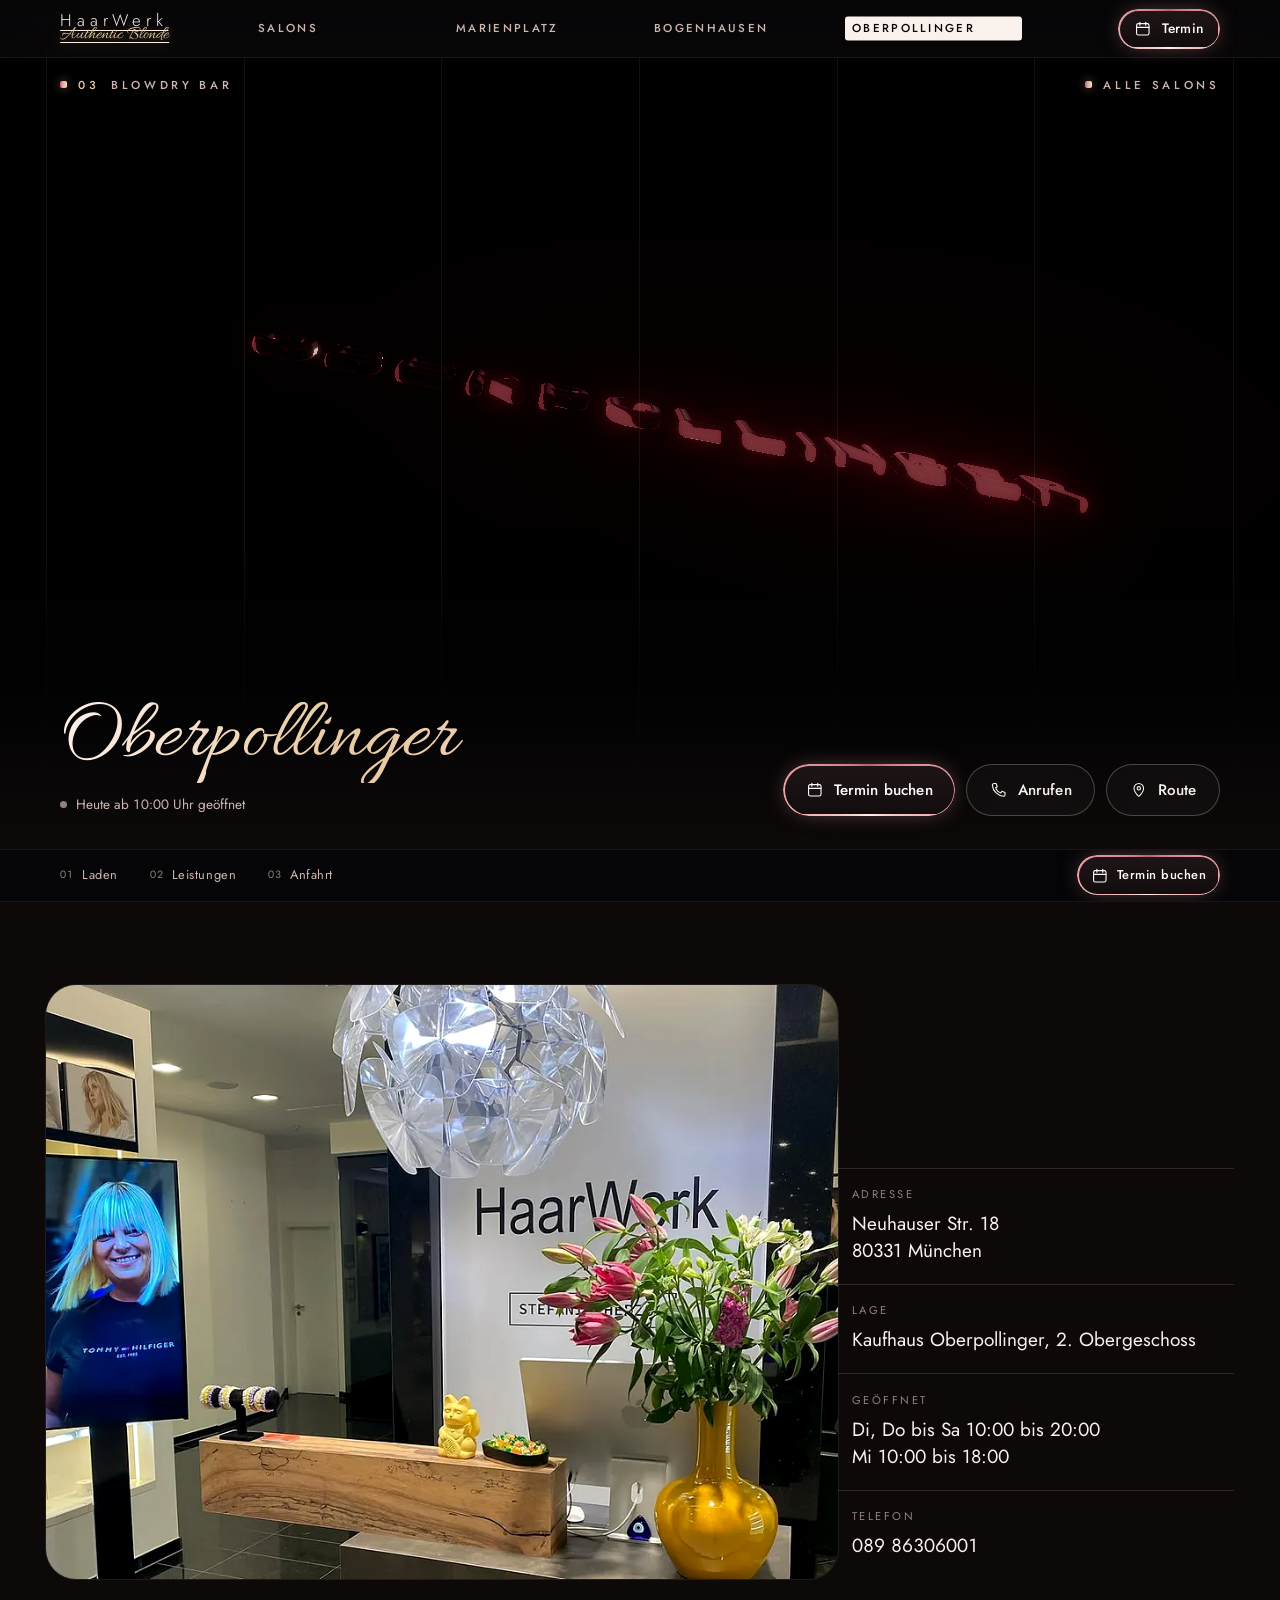
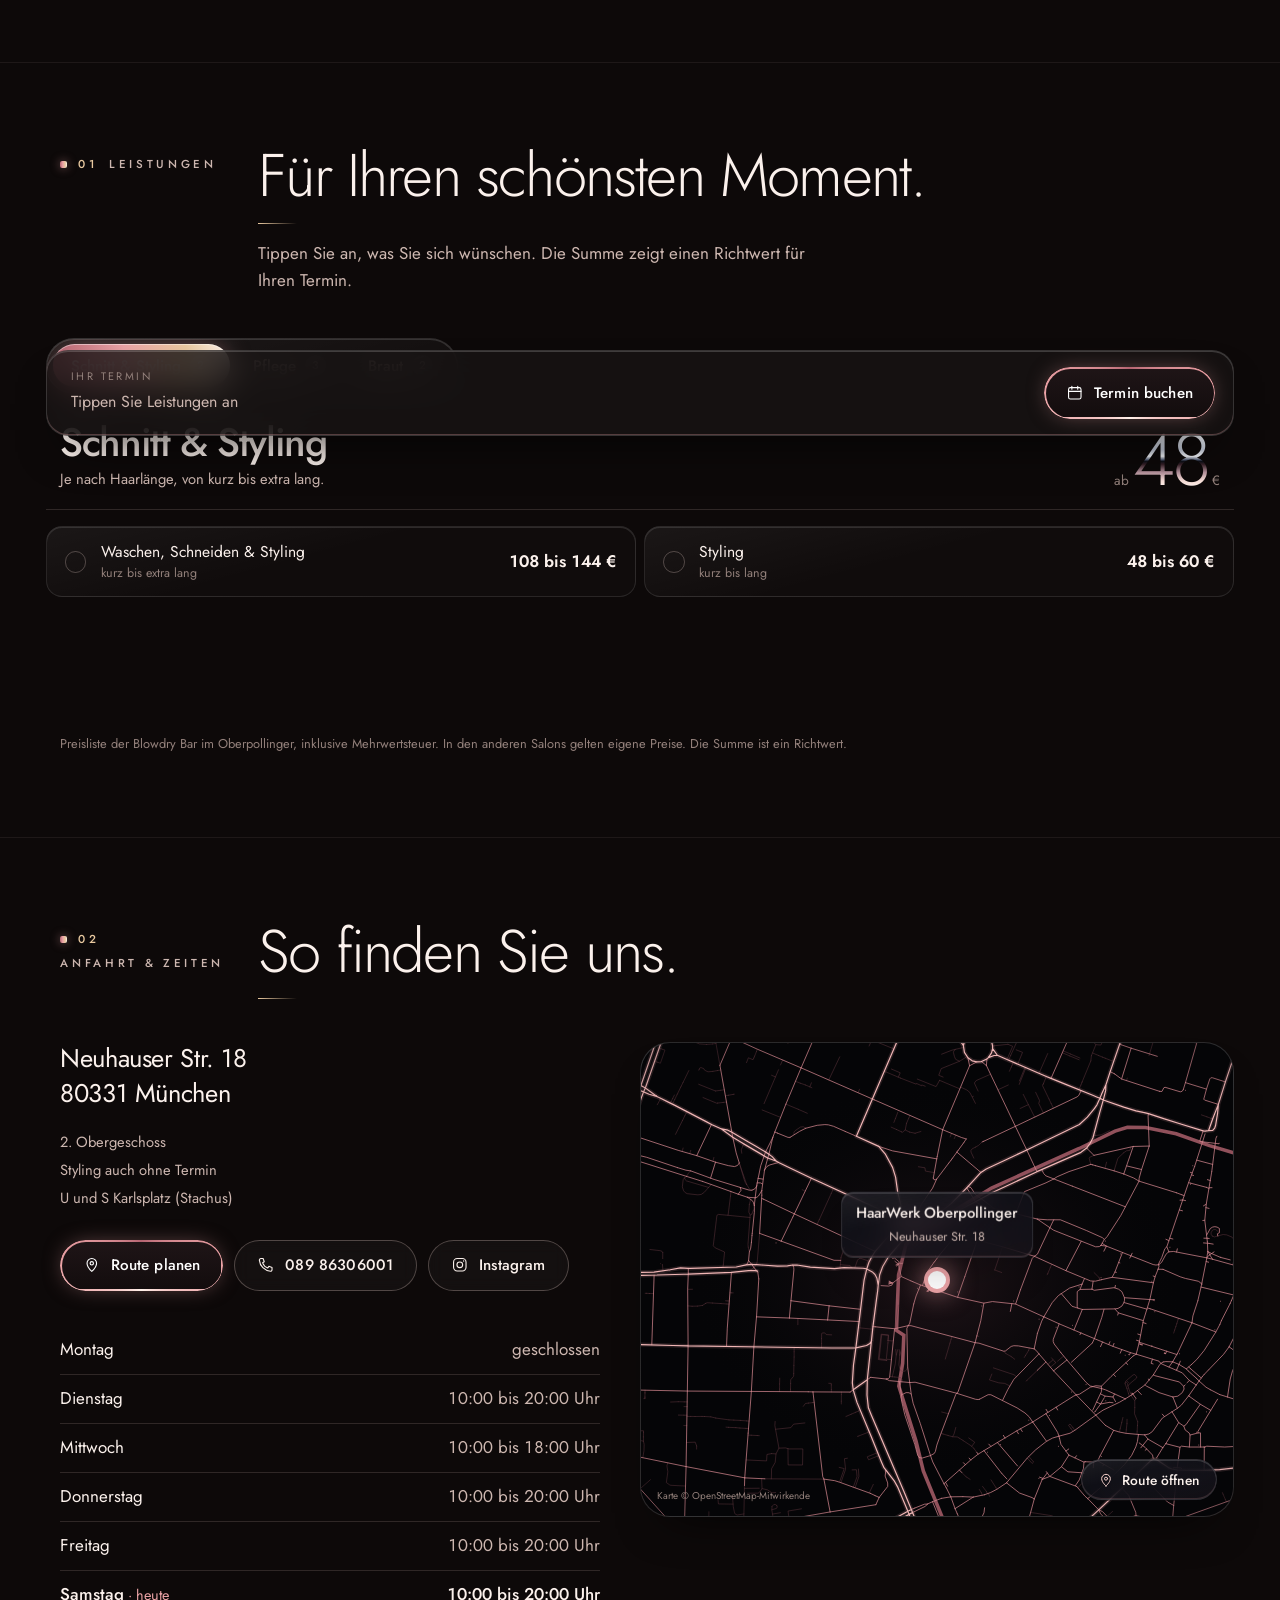
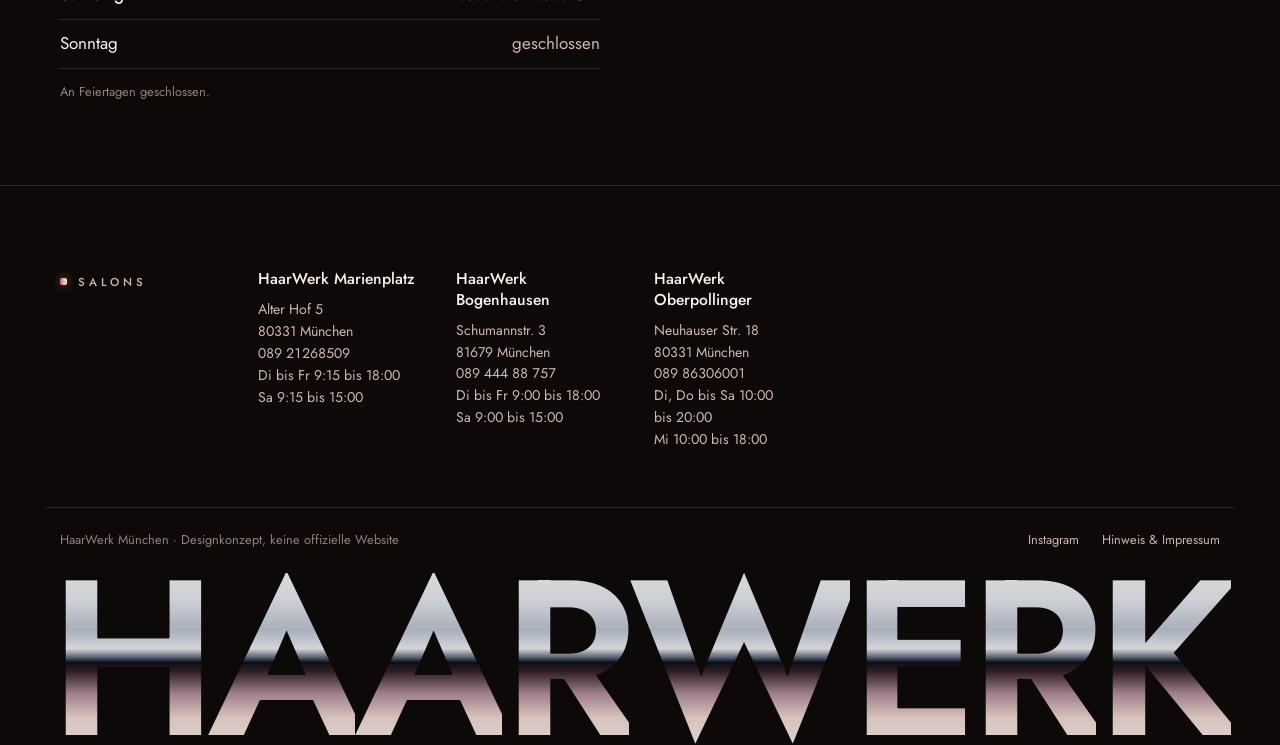
<file: oberpollinger/index.html>
<!doctype html>
<html lang="de" class="js-aus">
<head>
<meta charset="utf-8">
<meta name="viewport" content="width=device-width, initial-scale=1, viewport-fit=cover">
<script>(function(d){try{if(matchMedia('(prefers-reduced-motion: reduce)').matches)return;d.dataset.vorhang='zu';var k='kz-vorhang';if(sessionStorage.getItem(k))d.dataset.vorhangArt='kurz';sessionStorage.setItem(k,'1')}catch(e){}})(document.documentElement)</script>
<title>HaarWerk Oberpollinger | HaarWerk München</title>
<meta name="description" content="HaarWerk Blowdry Bar im Oberpollinger, Neuhauser Str. 18, 2. OG. Styling, Schnitt und Keratin, auch ohne Termin. Di bis Sa ab 10 Uhr.">
<meta name="robots" content="noindex, nofollow">
<meta name="theme-color" content="#0d0909">
<link rel="preload" href="../assets/fonts/jost-latin-wght-normal.woff2" as="font" type="font/woff2" crossorigin>
<link rel="preload" href="../assets/fonts/allura-latin-400-normal.woff2" as="font" type="font/woff2" crossorigin>
<link rel="preload" as="image" href="../assets/img/glas-oberpollinger-quer.webp?v=73bdf0ab" fetchpriority="high">
<link rel="stylesheet" href="../assets/css/site.css?v=49889f0c">
<script src="../assets/js/site.js?v=b6262579" defer></script>
<script type="module" src="../assets/js/glas3d.js?v=c019fc17"></script>
<script type="application/ld+json">{"@context":"https://schema.org","@type":"HairSalon","name":"HaarWerk München Oberpollinger","telephone":"+498986306001","address":{"@type":"PostalAddress","streetAddress":"Neuhauser Str. 18","postalCode":"80331","addressLocality":"München","addressCountry":"DE"},"geo":{"@type":"GeoCoordinates","latitude":48.1390541,"longitude":11.5676592},"openingHoursSpecification":[{"@type":"OpeningHoursSpecification","dayOfWeek":"Tuesday","opens":"10:00","closes":"20:00"},{"@type":"OpeningHoursSpecification","dayOfWeek":"Wednesday","opens":"10:00","closes":"18:00"},{"@type":"OpeningHoursSpecification","dayOfWeek":"Thursday","opens":"10:00","closes":"20:00"},{"@type":"OpeningHoursSpecification","dayOfWeek":"Friday","opens":"10:00","closes":"20:00"},{"@type":"OpeningHoursSpecification","dayOfWeek":"Saturday","opens":"10:00","closes":"20:00"}]}</script>
</head>
<body>
<div class="vorhang" aria-hidden="true">
  <div class="vorhang-spalten"><i></i><i></i><i></i><i></i><i></i><i></i></div>
  <div class="vorhang-mitte"><span class="wortmarke"><b>HaarWerk</b><i>Authentic Blonde</i></span><span class="vorhang-zahl">000</span></div>
</div>
<a class="sprung" href="#inhalt">Zum Inhalt springen</a>
<div class="raster" aria-hidden="true"></div>
<header class="kopf">
  <div class="huelle kopf-innen">
    <a class="marke" href="../index.html" aria-label="HaarWerk München, Startseite"><span class="wortmarke"><b>HaarWerk</b><i>Authentic Blonde</i></span></a>
    <nav class="spalten" aria-label="Hauptnavigation"><a href="../index.html#salons">Salons</a><a href="../marienplatz/">Marienplatz</a><a href="../bogenhausen/">Bogenhausen</a><a href="../oberpollinger/" aria-current="page">Oberpollinger</a></nav>
    <div class="kopf-termin"><a class="knopf knopf-klein" href="https://www.treatwell.de/ort/haarwerk-by-adife/" rel="noopener"><svg class="ico" viewBox="0 0 24 24" fill="none" stroke="currentColor" stroke-width="1.5" stroke-linecap="round" aria-hidden="true"><rect x="3.5" y="5" width="17" height="15.5" rx="2.5"/><path d="M3.5 10h17M8 3v4M16 3v4"/></svg><span>Termin</span></a></div>
    <button class="kopf-menue" type="button" popovertarget="menue" aria-label="Menü öffnen"><span></span></button>
  </div>
</header>
<div class="menue" id="menue" popover>
  <button class="menue-zu" type="button" popovertarget="menue" popovertargetaction="hide" aria-label="Menü schließen"><svg viewBox="0 0 24 24" fill="none" stroke="currentColor" stroke-width="1.5" stroke-linecap="round" aria-hidden="true"><path d="M6 6l12 12M18 6 6 18"/></svg></button>
  <nav aria-label="Menü"><ul><li><a href="../index.html#salons">Salons<small>01</small></a></li><li><a href="../marienplatz/">Marienplatz<small>02</small></a></li><li><a href="../bogenhausen/">Bogenhausen<small>03</small></a></li><li><a href="../oberpollinger/" aria-current="page">Oberpollinger<small>04</small></a></li><li><a href="../hinweis/">Hinweis<small>05</small></a></li></ul></nav>
  <div class="knoepfe"><a class="knopf" href="https://www.treatwell.de/ort/haarwerk-by-adife/" rel="noopener"><svg class="ico" viewBox="0 0 24 24" fill="none" stroke="currentColor" stroke-width="1.5" stroke-linecap="round" aria-hidden="true"><rect x="3.5" y="5" width="17" height="15.5" rx="2.5"/><path d="M3.5 10h17M8 3v4M16 3v4"/></svg><span>Termin buchen</span></a></div>
</div>
<main id="inhalt">
  <section class="ort-auftakt" data-glas aria-labelledby="ort-titel">
    <div class="glas-buehne">
      <picture class="glas-poster"><source media="(max-aspect-ratio: 19/20)" srcset="../assets/img/glas-oberpollinger-hoch.webp?v=85d8b0b1"><img src="../assets/img/glas-oberpollinger-quer.webp?v=73bdf0ab" alt="" fetchpriority="high"></picture>
      <canvas class="glas-3d" data-zeilen="OBERPOLLINGER" data-zeilen-hoch="OBER|POLLINGER" data-farbe="blau" data-licht="{&quot;blau&quot;:&quot;#e38f9c&quot;,&quot;eis&quot;:&quot;#ffd8cc&quot;,&quot;warm&quot;:&quot;#ffd9a8&quot;,&quot;glas&quot;:&quot;#ffe8e0&quot;,&quot;wolken&quot;:[&quot;#9c4857&quot;,&quot;#e8a19f&quot;,&quot;#ffe0c2&quot;],&quot;winkel&quot;:0.12}" aria-hidden="true"></canvas>
      <div class="huelle glas-raster" aria-hidden="true"><i></i><i></i><i></i><i></i><i></i></div>
      <div class="huelle ort-oben"><p class="etikett"><b>03</b> Blowdry Bar</p><p class="etikett ort-zurueck"><a href="../index.html#salons">Alle Salons</a></p></div>
      <div class="huelle ort-unten">
        <div class="ort-text">
          <h1 id="ort-titel"><span class="nur-vorleser">HaarWerk Oberpollinger: </span>Oberpollinger</h1>
          <div class="ort-fakten"><p class="stand" data-zeiten="{&quot;0&quot;:[],&quot;1&quot;:[],&quot;2&quot;:[[10,20]],&quot;3&quot;:[[10,18]],&quot;4&quot;:[[10,20]],&quot;5&quot;:[[10,20]],&quot;6&quot;:[[10,20]]}">Di, Do bis Sa 10:00 bis 20:00 · Mi 10:00 bis 18:00</p></div>
        </div>
        <div class="knoepfe"><a class="knopf" href="https://www.treatwell.de/ort/haarwerk-by-adife/" rel="noopener"><svg class="ico" viewBox="0 0 24 24" fill="none" stroke="currentColor" stroke-width="1.5" stroke-linecap="round" aria-hidden="true"><rect x="3.5" y="5" width="17" height="15.5" rx="2.5"/><path d="M3.5 10h17M8 3v4M16 3v4"/></svg><span>Termin buchen</span></a><a class="knopf-still" href="tel:+498986306001"><svg class="ico" viewBox="0 0 24 24" fill="none" stroke="currentColor" stroke-width="1.5" stroke-linejoin="round" aria-hidden="true"><path d="M5.2 3.5h3.1l1.6 4.3-2.2 1.5a11.5 11.5 0 0 0 7 7l1.5-2.2 4.3 1.6v3.1a2 2 0 0 1-2.1 2A16.6 16.6 0 0 1 3.2 5.6a2 2 0 0 1 2-2.1Z"/></svg><span>Anrufen</span></a><a class="knopf-still" href="https://www.google.com/maps/dir/?api=1&destination=HaarWerk+M%C3%BCnchen%2C+Neuhauser+Str.+18%2C+80331+M%C3%BCnchen" rel="noopener"><svg class="ico" viewBox="0 0 24 24" fill="none" stroke="currentColor" stroke-width="1.5" stroke-linecap="round" stroke-linejoin="round" aria-hidden="true"><path d="M12 21s-6.5-5.6-6.5-11a6.5 6.5 0 0 1 13 0c0 5.4-6.5 11-6.5 11Z"/><circle cx="12" cy="10" r="2.3"/></svg><span>Route</span></a></div>
      </div>
    </div>
  </section>
  <div class="kapitel-halter"><nav class="huelle kapitel" aria-label="Auf dieser Seite"><a href="#laden"><small>01</small>Laden</a><a href="#leistungen"><small>02</small>Leistungen</a><a href="#anfahrt"><small>03</small>Anfahrt</a><a class="knopf knopf-klein kapitel-termin" href="https://www.treatwell.de/ort/haarwerk-by-adife/" rel="noopener"><svg class="ico" viewBox="0 0 24 24" fill="none" stroke="currentColor" stroke-width="1.5" stroke-linecap="round" aria-hidden="true"><rect x="3.5" y="5" width="17" height="15.5" rx="2.5"/><path d="M3.5 10h17M8 3v4M16 3v4"/></svg><span>Termin buchen</span></a></nav></div>

  <section class="ladenfront" id="laden" aria-label="Laden">
    <div class="huelle ladenfront-raster">
      <figure class="front-bild"><img src="../assets/img/salon-oberpollinger-900.webp?v=90678891" srcset="../assets/img/salon-oberpollinger-900.webp?v=90678891 900w, ../assets/img/salon-oberpollinger-1080.webp?v=5bcc2ef0 1080w" sizes="(max-width: 52rem) 92vw, 64vw" alt="Empfang der Blowdry Bar im Oberpollinger mit Schriftzug HaarWerk" loading="eager" decoding="async"></figure>
      <dl class="front-daten"><div><dt>Adresse</dt><dd>Neuhauser Str. 18<br>80331 München</dd></div><div><dt>Lage</dt><dd>Kaufhaus Oberpollinger, 2. Obergeschoss</dd></div><div><dt>Geöffnet</dt><dd>Di, Do bis Sa 10:00 bis 20:00<br>Mi 10:00 bis 18:00</dd></div><div><dt>Telefon</dt><dd><a href="tel:+498986306001">089 86306001</a></dd></div></dl>
    </div>
  </section>

  <section class="abschnitt " id="leistungen" aria-labelledby="leistungen-titel">
    <div class="huelle">
      <div class="abschnitt-kopf">
        <p class="etikett"><b>01</b> Leistungen</p>
        <h2 class="titel-m" id="leistungen-titel">Für Ihren schönsten Moment.</h2>
        <p>Tippen Sie an, was Sie sich wünschen. Die Summe zeigt einen Richtwert für Ihren Termin.</p>
      </div>
      <div class="preis-studio" data-buchen="https://www.treatwell.de/ort/haarwerk-by-adife/">
        <nav class="ps-reiter-leiste" role="tablist" aria-label="Preisgruppen"><span class="ps-licht" aria-hidden="true"></span><a class="ps-reiter" href="#art-styling" role="tab" id="tab-styling" aria-controls="art-styling" data-reiter="styling"><span>Schnitt &amp; Styling</span><small>2</small></a><a class="ps-reiter" href="#art-pflege" role="tab" id="tab-pflege" aria-controls="art-pflege" data-reiter="pflege"><span>Pflege</span><small>3</small></a><a class="ps-reiter" href="#art-braut" role="tab" id="tab-braut" aria-controls="art-braut" data-reiter="braut"><span>Braut</span><small>2</small></a></nav>
        <div class="ps-tafeln"><div class="ps-tafel" id="art-styling" role="tabpanel" aria-labelledby="tab-styling">
            <div class="ps-tafel-kopf"><div><h3>Schnitt &amp; Styling</h3><p>Je nach Haarlänge, von kurz bis extra lang.</p></div><p class="ps-ab"><small>ab</small><b class="chrom">48</b><small>€</small></p></div>
            <ul class="ps-liste"><li><button type="button" class="ps-leistung" aria-pressed="false" data-name="Waschen, Schneiden &amp; Styling" data-min="108" data-max="144"><span class="ps-haken" aria-hidden="true"></span><span class="ps-name">Waschen, Schneiden &amp; Styling<small>kurz bis extra lang</small></span><span class="ps-preis">108 bis 144 €</span></button></li><li><button type="button" class="ps-leistung" aria-pressed="false" data-name="Styling" data-min="48" data-max="60"><span class="ps-haken" aria-hidden="true"></span><span class="ps-name">Styling<small>kurz bis lang</small></span><span class="ps-preis">48 bis 60 €</span></button></li></ul></div><div class="ps-tafel" id="art-pflege" role="tabpanel" aria-labelledby="tab-pflege">
            <div class="ps-tafel-kopf"><div><h3>Pflege</h3><p>Für Glanz und Kraft. Besonders nach dem Blondieren.</p></div><p class="ps-ab"><small>ab</small><b class="chrom">42</b><small>€</small></p></div>
            <ul class="ps-liste"><li><button type="button" class="ps-leistung" aria-pressed="false" data-name="Olaplex" data-min="42" data-max="60"><span class="ps-haken" aria-hidden="true"></span><span class="ps-name">Olaplex<small>je nach Länge</small></span><span class="ps-preis">42 bis 60 €</span></button></li><li><button type="button" class="ps-leistung" aria-pressed="false" data-name="Olaplex mit Föhnen &amp; Maske" data-min="114" data-max="114"><span class="ps-haken" aria-hidden="true"></span><span class="ps-name">Olaplex mit Föhnen &amp; Maske</span><span class="ps-preis">114 €</span></button></li><li><button type="button" class="ps-leistung" aria-pressed="false" data-name="Keratinbehandlung" data-min="300" data-max="300"><span class="ps-haken" aria-hidden="true"></span><span class="ps-name">Keratinbehandlung</span><span class="ps-preis">300 €</span></button></li></ul></div><div class="ps-tafel" id="art-braut" role="tabpanel" aria-labelledby="tab-braut">
            <div class="ps-tafel-kopf"><div><h3>Braut</h3><p>Für den großen Tag. Am besten mit Probetermin.</p></div><p class="ps-ab"><small>ab</small><b class="chrom">72</b><small>€</small></p></div>
            <ul class="ps-liste"><li><button type="button" class="ps-leistung" aria-pressed="false" data-name="Brautfrisur" data-min="144" data-max="144"><span class="ps-haken" aria-hidden="true"></span><span class="ps-name">Brautfrisur</span><span class="ps-preis">144 €</span></button></li><li><button type="button" class="ps-leistung" aria-pressed="false" data-name="Probe Brautfrisur" data-min="72" data-max="72"><span class="ps-haken" aria-hidden="true"></span><span class="ps-name">Probe Brautfrisur</span><span class="ps-preis">72 €</span></button></li></ul></div></div>
        <div class="ps-summe" aria-live="polite">
          <div class="ps-summe-text"><p class="ps-summe-titel">Ihr Termin</p><p class="ps-summe-wert"><span data-summe>Tippen Sie Leistungen an</span></p><p class="ps-summe-auswahl" data-auswahl></p></div>
          <div class="ps-summe-knoepfe"><button class="knopf-still knopf-klein" type="button" data-leeren hidden>Leeren</button><a class="knopf" href="https://www.treatwell.de/ort/haarwerk-by-adife/" rel="noopener"><svg class="ico" viewBox="0 0 24 24" fill="none" stroke="currentColor" stroke-width="1.5" stroke-linecap="round" aria-hidden="true"><rect x="3.5" y="5" width="17" height="15.5" rx="2.5"/><path d="M3.5 10h17M8 3v4M16 3v4"/></svg><span class="ps-lang">Termin buchen</span><span class="ps-kurz">Buchen</span></a></div>
        </div>
        <p class="ps-hinweis">Preisliste der Blowdry Bar im Oberpollinger, inklusive Mehrwertsteuer. In den anderen Salons gelten eigene Preise. Die Summe ist ein Richtwert.</p>
      </div>
    </div>
  </section>


  <section class="abschnitt" id="anfahrt" aria-labelledby="anfahrt-titel">
    <div class="huelle">
      <div class="abschnitt-kopf"><p class="etikett"><b>02</b> Anfahrt &amp; Zeiten</p><h2 class="titel-m" id="anfahrt-titel">So finden Sie uns.</h2></div>
      <div class="anfahrt">
        <div class="anfahrt-text">
          <address>Neuhauser Str. 18<br>80331 München</address>
          <p class="anfahrt-hinweis"><span>2. Obergeschoss</span><span>Styling auch ohne Termin</span><span>U und S Karlsplatz (Stachus)</span></p>
          <div class="knoepfe"><a class="knopf" href="https://www.google.com/maps/dir/?api=1&destination=HaarWerk+M%C3%BCnchen%2C+Neuhauser+Str.+18%2C+80331+M%C3%BCnchen" rel="noopener"><svg class="ico" viewBox="0 0 24 24" fill="none" stroke="currentColor" stroke-width="1.5" stroke-linecap="round" stroke-linejoin="round" aria-hidden="true"><path d="M12 21s-6.5-5.6-6.5-11a6.5 6.5 0 0 1 13 0c0 5.4-6.5 11-6.5 11Z"/><circle cx="12" cy="10" r="2.3"/></svg><span>Route planen</span></a><a class="knopf-still" href="tel:+498986306001"><svg class="ico" viewBox="0 0 24 24" fill="none" stroke="currentColor" stroke-width="1.5" stroke-linejoin="round" aria-hidden="true"><path d="M5.2 3.5h3.1l1.6 4.3-2.2 1.5a11.5 11.5 0 0 0 7 7l1.5-2.2 4.3 1.6v3.1a2 2 0 0 1-2.1 2A16.6 16.6 0 0 1 3.2 5.6a2 2 0 0 1 2-2.1Z"/></svg><span>089 86306001</span></a><a class="knopf-still" href="https://www.instagram.com/haarwerkmunchen/" rel="noopener"><svg class="ico" viewBox="0 0 24 24" fill="none" stroke="currentColor" stroke-width="1.5" aria-hidden="true"><rect x="3.5" y="3.5" width="17" height="17" rx="5"/><circle cx="12" cy="12" r="3.9"/><circle cx="17.2" cy="6.8" r=".9" fill="currentColor" stroke="none"/></svg><span>Instagram</span></a></div>
          <table class="zeiten"><caption class="nur-vorleser">Öffnungszeiten HaarWerk Oberpollinger</caption><tbody><tr data-tag="1"><th scope="row">Montag</th><td>geschlossen</td></tr><tr data-tag="2"><th scope="row">Dienstag</th><td>10:00 bis 20:00 Uhr</td></tr><tr data-tag="3"><th scope="row">Mittwoch</th><td>10:00 bis 18:00 Uhr</td></tr><tr data-tag="4"><th scope="row">Donnerstag</th><td>10:00 bis 20:00 Uhr</td></tr><tr data-tag="5"><th scope="row">Freitag</th><td>10:00 bis 20:00 Uhr</td></tr><tr data-tag="6"><th scope="row">Samstag</th><td>10:00 bis 20:00 Uhr</td></tr><tr data-tag="0"><th scope="row">Sonntag</th><td>geschlossen</td></tr></tbody></table>
        <p class="zeiten-hinweis">An Feiertagen geschlossen.</p>
        </div>
        <a class="stadtplan" href="https://www.google.com/maps/dir/?api=1&destination=HaarWerk+M%C3%BCnchen%2C+Neuhauser+Str.+18%2C+80331+M%C3%BCnchen" rel="noopener" aria-label="Route zu HaarWerk Oberpollinger in Google Maps öffnen">
          <img src="../assets/karten/oberpollinger.svg?v=afd290d5" alt="" loading="lazy" decoding="async">
          <span class="plan-nadel" style="left:50%;top:50%" aria-hidden="true"><i></i></span>
          <span class="plan-schild" style="left:50%;top:50%"><b>HaarWerk Oberpollinger</b>Neuhauser Str. 18</span>
          <span class="plan-route"><svg class="ico" viewBox="0 0 24 24" fill="none" stroke="currentColor" stroke-width="1.5" stroke-linecap="round" stroke-linejoin="round" aria-hidden="true"><path d="M12 21s-6.5-5.6-6.5-11a6.5 6.5 0 0 1 13 0c0 5.4-6.5 11-6.5 11Z"/><circle cx="12" cy="10" r="2.3"/></svg><span>Route öffnen</span></span>
          <small class="plan-quelle">Karte © OpenStreetMap-Mitwirkende</small>
        </a>
      </div>
    </div>
  </section>
</main>
<nav class="aktion versteckt" style="--n:3" aria-label="Schnellzugriff"><a class="haupt" href="https://www.treatwell.de/ort/haarwerk-by-adife/" rel="noopener"><svg class="ico" viewBox="0 0 24 24" fill="none" stroke="currentColor" stroke-width="1.5" stroke-linecap="round" aria-hidden="true"><rect x="3.5" y="5" width="17" height="15.5" rx="2.5"/><path d="M3.5 10h17M8 3v4M16 3v4"/></svg><span>Buchen</span></a><a href="tel:+498986306001"><svg class="ico" viewBox="0 0 24 24" fill="none" stroke="currentColor" stroke-width="1.5" stroke-linejoin="round" aria-hidden="true"><path d="M5.2 3.5h3.1l1.6 4.3-2.2 1.5a11.5 11.5 0 0 0 7 7l1.5-2.2 4.3 1.6v3.1a2 2 0 0 1-2.1 2A16.6 16.6 0 0 1 3.2 5.6a2 2 0 0 1 2-2.1Z"/></svg><span>Anrufen</span></a><a href="https://www.google.com/maps/dir/?api=1&destination=HaarWerk+M%C3%BCnchen%2C+Neuhauser+Str.+18%2C+80331+M%C3%BCnchen" rel="noopener"><svg class="ico" viewBox="0 0 24 24" fill="none" stroke="currentColor" stroke-width="1.5" stroke-linecap="round" stroke-linejoin="round" aria-hidden="true"><path d="M12 21s-6.5-5.6-6.5-11a6.5 6.5 0 0 1 13 0c0 5.4-6.5 11-6.5 11Z"/><circle cx="12" cy="10" r="2.3"/></svg><span>Route</span></a></nav>
<dialog class="gross" id="gross" aria-label="Bild groß">
  <figure style="margin:0"><figcaption></figcaption></figure>
  <button class="gross-zu" type="button" aria-label="Schließen"><svg viewBox="0 0 24 24" fill="none" stroke="currentColor" stroke-width="1.5" stroke-linecap="round" aria-hidden="true"><path d="M6 6l12 12M18 6 6 18"/></svg></button>
  <button class="gross-knopf gross-zurueck" type="button" aria-label="Vorheriges Bild"><svg viewBox="0 0 24 24" fill="none" stroke="currentColor" stroke-width="1.5" stroke-linecap="round" stroke-linejoin="round" aria-hidden="true"><path d="M15 5l-7 7 7 7"/></svg></button>
  <button class="gross-knopf gross-vor" type="button" aria-label="Nächstes Bild"><svg viewBox="0 0 24 24" fill="none" stroke="currentColor" stroke-width="1.5" stroke-linecap="round" stroke-linejoin="round" aria-hidden="true"><path d="M9 5l7 7-7 7"/></svg></button>
</dialog>
<footer class="fuss">
  <div class="huelle">
    <ul class="fuss-orte"><li class="fuss-etikett"><span class="etikett">Salons</span></li><li><h3><a href="../marienplatz/">HaarWerk Marienplatz</a></h3><address>Alter Hof 5<br>80331 München</address>
<p><a class="tel" href="tel:+498921268509">089 21268509</a><br>Di bis Fr 9:15 bis 18:00<br>Sa 9:15 bis 15:00</p></li><li><h3><a href="../bogenhausen/">HaarWerk Bogenhausen</a></h3><address>Schumannstr. 3<br>81679 München</address>
<p><a class="tel" href="tel:+498944488757">089 444 88 757</a><br>Di bis Fr 9:00 bis 18:00<br>Sa 9:00 bis 15:00</p></li><li><h3><a href="../oberpollinger/">HaarWerk Oberpollinger</a></h3><address>Neuhauser Str. 18<br>80331 München</address>
<p><a class="tel" href="tel:+498986306001">089 86306001</a><br>Di, Do bis Sa 10:00 bis 20:00<br>Mi 10:00 bis 18:00</p></li></ul>
    <div class="fuss-unten">
      <span>HaarWerk München · Designkonzept, keine offizielle Website</span>
      <ul><li><a href="https://www.instagram.com/haarwerkmunchen/" rel="noopener">Instagram</a></li><li><a href="../hinweis/">Hinweis &amp; Impressum</a></li></ul>
    </div>
    <p class="riesen marke-text passend" aria-hidden="true"><span class="w"><span class="b chrom" style="--b:0">H</span><span class="b chrom" style="--b:1">a</span><span class="b chrom" style="--b:2">a</span><span class="b chrom" style="--b:3">r</span><span class="b chrom" style="--b:4">W</span><span class="b chrom" style="--b:5">e</span><span class="b chrom" style="--b:6">r</span><span class="b chrom" style="--b:7">k</span></span></p>
  </div>
</footer>
</body>
</html>
</file>
<file: assets/css/site.css>
/* HaarWerk München — gemeinsames Stylesheet aller Standorte
   Sprache: Schwarz, Chrom und Neon, Raster aus feinen Linien. */

@font-face {
  font-family: 'Jost';
  src: url('../fonts/jost-latin-wght-normal.woff2') format('woff2-variations');
  font-weight: 300 700; font-style: normal; font-display: swap;
  unicode-range: U+0000-00FF, U+0131, U+0152-0153, U+02BB-02BC, U+02C6, U+02DA, U+02DC, U+0304, U+0308, U+0329, U+2000-206F, U+20AC, U+2122, U+2191, U+2193, U+2212, U+2215, U+FEFF, U+FFFD;
}
@font-face {
  font-family: 'Jost';
  src: url('../fonts/jost-latin-ext-wght-normal.woff2') format('woff2-variations');
  font-weight: 300 700; font-style: normal; font-display: swap;
  unicode-range: U+0100-02BA, U+02BD-02C5, U+02C7-02CC, U+02CE-02D7, U+02DD-02FF, U+0304, U+0308, U+0329, U+1D00-1DBF, U+1E00-1E9F, U+1EF2-1EFF, U+2020, U+20A0-20AB, U+20AD-20C0, U+2113, U+2C60-2C7F, U+A720-A7FF;
}

@property --winkel { syntax: '<angle>'; inherits: false; initial-value: 0deg; }

:root {
  --grund: #0d0909;
  --grund-2: #0c0c11;
  --grund-3: #14141b;
  --glas: rgb(31 27 27 / .62);
  --text: #f4f3f8;
  --text-2: #aeadbc;
  --text-3: #7c7b89;
  --linie: rgb(255 255 255 / .07);
  --linie-2: rgb(255 255 255 / .14);
  --linie-3: rgb(255 255 255 / .26);

  /* Neon: Blau aus dem Leuchtschild, Violett und Pink als Spiegelung */
  --blau: #eba3a6;          /* Leuchtschild, gemessen und aufgehellt */
  --blau-hell: #f7d2cc;
  --blau-eis: #fff1ea;
  --blau-tief: #b56471;
  --neon: linear-gradient(90deg, var(--blau-tief), var(--blau) 45%, var(--blau-hell));
  --neon-schein: rgb(235 163 166 / .5);
  --offen: #7ef0b0;

  /* Chrom für große Schrift */
  --chrom: linear-gradient(180deg, #ffffff 0%, #eef2fa 16%, #c5ccdc 33%, #f7f9fd 44%, #59627a 49.5%, #0d1018 52%, #362027 57%, #b8949f 70%, #fbe2db 84%, #fff9f7 100%);
  --chrom-glanz: linear-gradient(100deg, transparent 42%, rgb(255 255 255 / .95) 50%, transparent 58%);

  --schrift: 'Jost', system-ui, -apple-system, 'Segoe UI', Roboto, sans-serif;
  --rand: clamp(16px, 3.6vw, 48px);
  --innen: clamp(12px, 1.1vw, 16px);     /* Abstand der Schrift zur Rasterlinie */
  --luft: clamp(3.5rem, 6.5vw, 6rem);     /* oben und unten in jedem Abschnitt */
  --kopf-luft: clamp(1.8rem, 3.4vw, 3rem); /* zwischen Abschnittskopf und Inhalt */
  --breite: 1360px;
  --kopf: 58px;
  --rund: 22px;

  --kurve: cubic-bezier(.22, .61, .36, 1);
  --kurve-weich: cubic-bezier(.16, 1, .3, 1);
  --t1: .3s; --t2: .5s; --t3: .9s;

  color-scheme: dark;
}


*, *::before, *::after { box-sizing: border-box; }
[hidden] { display: none !important; }

html {
  -webkit-text-size-adjust: 100%; text-size-adjust: 100%;
  scroll-padding-top: calc(var(--kopf) + 16px);
  scrollbar-color: #3a3a48 var(--grund);
  background: var(--grund);
}
@media (prefers-reduced-motion: no-preference) { html { scroll-behavior: smooth; } }

body {
  margin: 0; min-height: 100svh;
  background: var(--grund); color: var(--text);
  font: 400 1.0625rem/1.6 var(--schrift);
  -webkit-font-smoothing: antialiased; -moz-osx-font-smoothing: grayscale;
  overflow-x: clip;
}
img { display: block; max-width: 100%; height: auto; }
a { color: inherit; text-underline-offset: .22em; text-decoration-thickness: 1px; }
button { font: inherit; color: inherit; }
address { font-style: normal; }
h1, h2, h3 { margin: 0; font-weight: 500; line-height: 1; letter-spacing: -.03em; text-wrap: balance; }
p { margin: 0; text-wrap: pretty; }
::selection { background: var(--blau); color: #fff; }
:focus-visible { outline: 1.5px solid var(--blau); outline-offset: 4px; border-radius: 6px; }

.huelle { width: min(100% - 2 * var(--rand), var(--breite)); margin-inline: auto; }
.nur-vorleser { position: absolute !important; width: 1px; height: 1px; padding: 0; margin: -1px; overflow: hidden; clip: rect(0 0 0 0); white-space: nowrap; border: 0; }
.sprung { position: absolute; left: var(--rand); top: -100px; z-index: 300; padding: .7rem 1rem; background: var(--text); color: var(--grund); text-decoration: none; border-radius: 8px; }
.sprung:focus { top: 12px; }

/* ---------- Raster: feine Spaltenlinien über der ganzen Seite ---------- */

.raster {
  position: fixed; inset: 0; z-index: 1; pointer-events: none;
  width: min(100% - 2 * var(--rand), var(--breite)); margin-inline: auto;
  border-inline: 1px solid var(--linie);
  background: linear-gradient(90deg, transparent calc(100% - 1px), var(--linie) 0) 0 0 / calc(100% / 6) 100% repeat-x;
}
@media (max-width: 52rem) { .raster { background-size: calc(100% / 2) 100%; } }
main, .fuss { position: relative; z-index: 2; }

/* ---------- Schrift ---------- */

.chrom {
  background: var(--chrom-glanz) 160% 0 / 260% 100% no-repeat, var(--chrom);
  -webkit-background-clip: text; background-clip: text; color: transparent; -webkit-text-fill-color: transparent;
}
/* Große Chromschrift: feine Kante oben, Schatten unten, blauer Hauch — wie gegossenes Metall */
/* Kein filter und keine Bewegung auf der Chromschrift selbst: Safari zeichnet Verlaufsschrift sonst als Rechtecke */
.riesen { position: relative; isolation: isolate; }
@media (prefers-reduced-motion: no-preference) {
  .js .riesen .chrom { animation: glanz 9s var(--kurve) infinite; animation-delay: calc(var(--b) * 70ms + 1.2s); }
}
@keyframes glanz { 0% { background-position: 160% 0, 0 0; } 22%, 100% { background-position: -60% 0, 0 0; } }
.marke-text { font-weight: 600; text-transform: uppercase; letter-spacing: -.045em; line-height: .78; }
.etikett {
  display: inline-flex; flex-wrap: wrap; align-items: center; gap: .35rem .7rem;
  font-size: .72rem; font-weight: 500; letter-spacing: .24em; text-transform: uppercase; color: var(--text-2);
}
.etikett::before { content: ''; width: 7px; height: 7px; border-radius: 2px; background: var(--neon); box-shadow: 0 0 10px var(--neon-schein); }
.etikett b { color: var(--text); font-weight: 500; }
.titel { font-size: clamp(2.4rem, 1.2rem + 5.4vw, 6.4rem); }
.titel-m { font-size: clamp(2rem, 1.2rem + 3.2vw, 4rem); }
.titel-s { font-size: clamp(1.5rem, 1.1rem + 1.4vw, 2.2rem); letter-spacing: -.02em; }
.leise { color: var(--text-2); }
.einleitung { font-size: clamp(1.05rem, 1rem + .3vw, 1.22rem); color: var(--text-2); max-width: 34rem; }
.neon-text { background: var(--neon); -webkit-background-clip: text; background-clip: text; color: transparent; }

/* ---------- Knöpfe ---------- */

.knopf, .knopf-still {
  --h: 3.2rem;
  position: relative; isolation: isolate;
  display: inline-flex; align-items: center; justify-content: center; gap: .65rem;
  min-height: var(--h); padding: 0 1.4rem; border-radius: 999px;
  font-size: .95rem; font-weight: 500; letter-spacing: .01em; text-decoration: none; white-space: nowrap; cursor: pointer;
  transition: transform var(--t1) var(--kurve), background-color var(--t1) var(--kurve), border-color var(--t1) var(--kurve), color var(--t1) var(--kurve), box-shadow var(--t1) var(--kurve);
}
/* Hauptknopf: dunkles Glas, Neonkante, die einmal herumläuft */
.knopf { background: #0e0e15; color: #fff; border: 0; box-shadow: 0 0 22px -6px var(--neon-schein); }
.knopf::before {
  content: ''; position: absolute; inset: 0; z-index: -1; border-radius: inherit; padding: 1.5px;
  background: conic-gradient(from var(--winkel), var(--blau-tief), var(--blau), var(--blau-eis), var(--blau), var(--blau-tief));
  -webkit-mask: linear-gradient(#000 0 0) content-box, linear-gradient(#000 0 0); -webkit-mask-composite: xor;
  mask: linear-gradient(#000 0 0) content-box exclude, linear-gradient(#000 0 0);
}
@media (prefers-reduced-motion: no-preference) { .knopf::before { animation: kante-laeuft 6s linear infinite; } }
@keyframes kante-laeuft { to { --winkel: 360deg; } }
.knopf-still { background: rgb(255 255 255 / .03); border: 1px solid var(--linie-3); color: var(--text); -webkit-backdrop-filter: blur(8px); backdrop-filter: blur(8px); }
.knopf svg, .knopf-still svg { width: 1.1rem; height: 1.1rem; flex: none; }
.knopf-klein { --h: 2.5rem; padding: 0 1rem; font-size: .86rem; }
@media (hover: hover) and (pointer: fine) {
  .knopf:hover { box-shadow: 0 0 34px -4px var(--neon-schein); transform: translateY(-1px); }
  .knopf-still:hover { border-color: var(--text-2); background: rgb(255 255 255 / .07); }
}
.knopf:active, .knopf-still:active { transform: scale(.98); }
.knoepfe { display: flex; flex-wrap: wrap; gap: .7rem; }
.ico { width: 1em; height: 1em; display: inline-block; vertical-align: -.12em; flex: none; }

/* ---------- Kopf: Navigation in den Spalten des Rasters ---------- */

.kopf {
  position: sticky; top: 0; z-index: 60; height: var(--kopf);
  background: linear-gradient(rgb(5 5 7 / .86), rgb(5 5 7 / .6));
  -webkit-backdrop-filter: blur(16px) saturate(1.3); backdrop-filter: blur(16px) saturate(1.3);
  border-bottom: 1px solid var(--linie);
  transition: transform var(--t2) var(--kurve);
}
.kopf.weg { transform: translateY(-100%); }
.kopf-innen { height: 100%; display: grid; grid-template-columns: repeat(6, minmax(0, 1fr)); align-items: stretch; }
.marke { display: flex; align-items: center; padding-inline: var(--innen); }
.marke img { height: 34px; width: auto; }
.spalten { display: contents; }
.spalten a {
  position: relative; display: flex; align-items: center; padding: 0 var(--innen);
  font-size: .72rem; font-weight: 500; letter-spacing: .2em; text-transform: uppercase; text-decoration: none; color: var(--text-2);
  transition: color var(--t1) var(--kurve);
}
.spalten a::before {     /* Balken wie ein Reiter */
  content: ''; position: absolute; left: calc(var(--innen) - .45rem); right: var(--innen); top: 50%; height: 1.55rem; translate: 0 -50%; z-index: -1;
  border-radius: 3px; background: var(--text); transform: scaleX(0); transform-origin: 0 50%;
  transition: transform var(--t2) var(--kurve-weich);
}
.spalten a[aria-current='page'] { color: #050507; }
.spalten a[aria-current='page']::before { transform: none; }
@media (hover: hover) and (pointer: fine) {
  .spalten a:not([aria-current]):hover { color: var(--text); }
  .spalten a:not([aria-current]):hover::before { transform: scaleX(1); background: rgb(255 255 255 / .08); }
}
.kopf-termin { grid-column: 6; display: flex; align-items: center; justify-content: flex-end; padding-right: var(--innen); }
.kopf-menue { display: none; }
@media (max-width: 52rem) {
  .kopf-innen { display: flex; gap: .6rem; align-items: center; padding-right: var(--innen); }
  .marke { margin-right: auto; }
  .kopf-termin { padding: 0; }
  .marke img { height: 30px; }
  .spalten { display: none; }
  .kopf-menue {
    display: inline-grid; place-items: center; width: 2.6rem; height: 2.6rem; border-radius: 50%;
    border: 1px solid var(--linie-3); background: rgb(255 255 255 / .03); cursor: pointer; padding: 0;
  }
  .kopf-menue span, .kopf-menue span::before { display: block; width: 16px; height: 1.5px; background: currentColor; border-radius: 2px; }
  .kopf-menue span { position: relative; box-shadow: 0 5px 0 currentColor; translate: 0 -2.5px; }
  .kopf-menue span::before { content: none; }
}

/* Menü am Handy (Popover, ohne Skript) */
.menue {
  inset: 0; width: 100%; height: 100%; max-width: none; max-height: none; margin: 0; padding: calc(var(--kopf) + 1.5rem) var(--rand) 2rem;
  border: 0; background: rgb(5 5 7 / .97); color: var(--text);
  -webkit-backdrop-filter: blur(20px); backdrop-filter: blur(20px);
}
.menue { display: none; position: fixed; z-index: 200; }
.menue:popover-open, .menue.offen { display: flex; flex-direction: column; }
.menue ul { list-style: none; margin: 0; padding: 0; border-top: 1px solid var(--linie-2); }
.menue li { border-bottom: 1px solid var(--linie-2); }
.menue a { display: flex; justify-content: space-between; align-items: baseline; padding: 1.1rem 0; text-decoration: none; font-size: 2rem; font-weight: 500; letter-spacing: -.03em; }
.menue a small { font-size: .7rem; letter-spacing: .2em; color: var(--text-3); }
.menue a[aria-current='page'] { color: var(--blau); }
.menue .knoepfe { margin-top: auto; padding-top: 2rem; }
.menue-zu { position: absolute; top: 9px; right: var(--rand); width: 2.6rem; height: 2.6rem; border-radius: 50%; border: 1px solid var(--linie-3); background: none; cursor: pointer; display: grid; place-items: center; }
.menue-zu svg { width: 1.1rem; height: 1.1rem; }
@media (prefers-reduced-motion: no-preference) {
  .menue:popover-open { animation: menue-auf .5s var(--kurve-weich); }
  .menue:popover-open li { animation: hoch .6s var(--kurve-weich) backwards; }
  .menue:popover-open li:nth-child(2) { animation-delay: .05s; } .menue:popover-open li:nth-child(3) { animation-delay: .1s; }
  .menue:popover-open li:nth-child(4) { animation-delay: .15s; } .menue:popover-open li:nth-child(5) { animation-delay: .2s; }
}
@keyframes menue-auf { from { opacity: 0; } }
@keyframes hoch { from { opacity: 0; transform: translateY(18px); } }

/* ---------- Öffnungsstand ---------- */

.stand { display: inline-flex; align-items: center; gap: .55rem; font-size: .85rem; color: var(--text-2); font-variant-numeric: tabular-nums; }
.stand::before { content: ''; width: 7px; height: 7px; border-radius: 50%; flex: none; background: var(--text-3); }
.stand.offen { color: var(--text); }
.stand.offen::before { background: var(--offen); box-shadow: 0 0 0 3px rgb(126 240 176 / .16), 0 0 12px rgb(126 240 176 / .8); }
@media (prefers-reduced-motion: no-preference) { .stand.offen::before { animation: atmen 2.8s ease-in-out infinite; } }
@keyframes atmen { 50% { box-shadow: 0 0 0 6px rgb(126 240 176 / .06), 0 0 18px rgb(126 240 176 / .5); } }

/* ---------- Startseite: Auftakt mit 3D ---------- */

.auftakt {
  position: relative; isolation: isolate; overflow: clip; background: var(--grund);
  height: calc(100svh - var(--kopf)); min-height: 34rem; max-height: 64rem;
  display: grid; grid-template-columns: minmax(0, 1fr); grid-template-rows: auto 1fr auto;
}
.auftakt-3d { position: absolute; inset: 0; z-index: -1; width: 100%; height: 100%; display: block; opacity: 0; transition: opacity 1.2s var(--kurve); }
.auftakt-3d.bereit { opacity: 1; }
.auftakt-poster { position: absolute; inset: 0; z-index: -2; width: 100%; height: 100%; object-fit: cover; }
.auftakt::after {   /* Schleier nach unten, damit der Text steht */
  content: ''; position: absolute; inset: auto 0 0; height: 40%; z-index: -1; pointer-events: none;
  background: linear-gradient(transparent, rgb(3 3 4 / .82) 62%, var(--grund));
}
/* Rasterlinien über dem Bild, wie in der Referenz */
.glas-raster { position: absolute; inset: 0; z-index: 1; pointer-events: none; display: grid; grid-template-columns: repeat(6, minmax(0, 1fr)); border-inline: 1px solid var(--linie); }
.glas-raster i { border-right: 1px solid var(--linie); }
@media (max-width: 52rem) { .glas-raster i { border: 0; } .glas-raster i:nth-child(3) { border-right: 1px solid var(--linie); } }
.riesen .b { display: inline-block; }
.riesen {
  display: block; margin: 0; padding: 0;
  font-size: clamp(3rem, 14.2vw, 19rem); white-space: nowrap; overflow: hidden;
  pointer-events: none; user-select: none;
}
.auftakt-oben { position: relative; z-index: 2; padding-top: clamp(.9rem, 2vw, 1.8rem); }
.auftakt-oben .riesen { text-align: left; margin-left: -.035em; }
.auftakt-unten {
  position: relative; z-index: 2; grid-row: 3;
  display: grid; grid-template-columns: repeat(6, minmax(0, 1fr)); align-items: end;
  padding-bottom: clamp(1.4rem, 3vw, 2.6rem);
}
.auftakt-text { grid-column: 1 / span 3; display: grid; gap: 1.1rem; padding-inline: var(--innen); }
.auftakt-text h1 { font-size: clamp(2rem, 1.2rem + 2.6vw, 3.4rem); letter-spacing: -.035em; }
.auftakt-text h1 span { display: block; color: var(--text-2); font-weight: 400; }
.auftakt-staende { grid-column: 5 / span 2; justify-self: end; display: grid; gap: .45rem; text-align: right; font-size: .82rem; color: var(--text-2); padding-inline: var(--innen); }
.auftakt-staende b { font-size: clamp(2.4rem, 2rem + 2vw, 3.6rem); font-weight: 500; letter-spacing: -.04em; color: var(--text); line-height: 1; font-variant-numeric: tabular-nums; }
.runter { display: inline-flex; align-items: center; gap: .6rem; justify-self: end; font-size: .72rem; letter-spacing: .22em; text-transform: uppercase; color: var(--text-2); text-decoration: none; margin-top: .6rem; }
.runter i { width: 1px; height: 2.6rem; background: linear-gradient(var(--text), transparent); }
@media (prefers-reduced-motion: no-preference) { .runter i { animation: tropfen 2.4s var(--kurve) infinite; transform-origin: 50% 0; } }
@keyframes tropfen { 0% { transform: scaleY(0); } 50% { transform: scaleY(1); } 100% { transform: scaleY(1); opacity: 0; } }
@media (max-width: 52rem) {
  .auftakt { height: auto; min-height: calc(100svh - var(--kopf)); max-height: none; }
  .riesen { white-space: normal; line-height: .8; }
  .riesen .w { display: block; }
  .riesen.passend { white-space: nowrap; }       /* Marke in einem Stück, auf die Breite eingepasst */
  .riesen.passend .w { display: inline; }
  .auftakt::after { height: 58%; background: linear-gradient(transparent, rgb(3 3 4 / .85) 40%, var(--grund) 90%); }
  .auftakt-unten { grid-template-columns: 1fr; gap: 1.5rem; }
  .auftakt-text, .auftakt-staende { grid-column: 1; }
  .auftakt-staende { justify-self: start; text-align: left; grid-template-columns: auto 1fr; align-items: center; column-gap: 1rem; }
  .auftakt-staende b { grid-row: span 2; }
  .runter { display: none; }
}

/* ---------- Abschnitte im Raster ----------
   Regel: Schrift steht immer eine feste Einrückung neben einer Rasterlinie, Flächen (Bilder, Karten) liegen bündig im Raster. */

.abschnitt { position: relative; padding: var(--luft) 0; border-top: 1px solid var(--linie); }
.abschnitt-kopf { display: grid; grid-template-columns: repeat(6, minmax(0, 1fr)); align-items: start; gap: 1rem 0; margin-bottom: var(--kopf-luft); }
.abschnitt-kopf .etikett { grid-column: 1; grid-row: 1; padding: .55rem var(--innen) 0; }
.abschnitt-kopf h2 { grid-column: 2 / -1; padding-inline: var(--innen); }
.abschnitt-kopf p { grid-column: 2 / span 3; padding-inline: var(--innen); color: var(--text-2); max-width: 36rem; }
.abschnitt-kopf:has(.kopf-seite) h2 { grid-column: 2 / span 3; }
.kopf-seite { grid-column: 5 / span 2; grid-row: 1 / span 2; justify-self: end; align-self: end; padding-inline: var(--innen); }
@media (max-width: 52rem) {
  .abschnitt-kopf { grid-template-columns: 1fr; }
  .abschnitt-kopf .etikett, .abschnitt-kopf h2, .abschnitt-kopf p, .abschnitt-kopf:has(.kopf-seite) h2 { grid-column: 1; grid-row: auto; }
  .abschnitt-kopf .etikett { padding-top: 0; }
  .kopf-seite { grid-column: 1; grid-row: auto; justify-self: start; }
}
.abschnitt.anschluss { padding-top: 0; border-top: 0; }
.trenner { position: relative; height: 1px; background: var(--linie-2); }
.trenner::after { content: ''; position: absolute; left: 0; top: -1px; height: 3px; width: 100%; background: var(--neon); transform-origin: 0 50%; box-shadow: 0 0 14px var(--neon-schein); transform: scaleX(.12); }
@media (prefers-reduced-motion: no-preference) {
  .js .trenner::after { transform: scaleX(0); transition: transform 1.6s var(--kurve-weich); }
  .js .trenner.an::after { transform: scaleX(.12); }
}

/* ---------- Salon-Ring: gebogene Karten, die sich hereindrehen ---------- */

.ring-abschnitt { padding: var(--luft) 0; overflow: clip; }
.ring-steuer { display: flex; flex-wrap: wrap; align-items: center; gap: .8rem 1.2rem; }
.ring-steuer .zaehler { font-size: .8rem; letter-spacing: .2em; color: var(--text-2); font-variant-numeric: tabular-nums; margin-left: auto; }
.ring-pfeil {
  width: 3rem; height: 3rem; border-radius: 50%; border: 1px solid var(--linie-3); background: rgb(255 255 255 / .03);
  display: grid; place-items: center; cursor: pointer; transition: border-color var(--t1) var(--kurve), background-color var(--t1) var(--kurve);
}
.ring-pfeil svg { width: 1.1rem; height: 1.1rem; }
@media (hover: hover) and (pointer: fine) { .ring-pfeil:hover { border-color: var(--text); background: rgb(255 255 255 / .08); } }
.ring-auto { position: relative; }
.ring-auto .ico-pause, .ring-auto[aria-pressed='false'] .ico-spiel { display: block; }
.ring-auto .ico-spiel, .ring-auto[aria-pressed='false'] .ico-pause { display: none; }
.ring-auto[aria-pressed='true']::after { content: ''; position: absolute; inset: -3px; border-radius: 50%; border: 1.5px solid transparent; border-top-color: var(--blau); }
@media (prefers-reduced-motion: no-preference) { .ring-auto[aria-pressed='true']::after { animation: drehen 6.5s linear infinite; } }
@keyframes drehen { to { transform: rotate(360deg); } }
.finder-antwort { min-height: 1.5em; font-size: .9rem; color: var(--text-2); }
.finder-antwort b { color: var(--text); font-weight: 500; }

/* Ohne Skript: flache Reihe zum Wischen */
.ring {
  display: flex; gap: 1rem; overflow-x: auto; scroll-snap-type: x mandatory; list-style: none; margin: 0;
  padding: 1rem var(--rand) 1.5rem; scrollbar-width: none;
}
.ring::-webkit-scrollbar { display: none; }
.ring-karte { flex: 0 0 min(84vw, 520px); scroll-snap-align: center; display: grid; gap: 1.2rem; }
.ring-bild { position: relative; display: block; aspect-ratio: 4 / 3; border-radius: var(--rund); overflow: hidden; background: var(--grund-3); }
.ring-bild img { width: 100%; height: 100%; object-fit: cover; }

/* Mit Skript: Bühne in 3D */
.ring-buehne { position: relative; }
.ring-3d .ring-buehne { margin-top: clamp(4rem, 9vw, 7.5rem); }   /* Platz für die Rückseite der Trommel */
.ring-3d .ring { display: block; overflow: visible; padding: 0; height: var(--kh, 600px); position: relative; perspective: 1400px; perspective-origin: 50% 80%; touch-action: pan-y; cursor: grab; user-select: none; -webkit-user-select: none; }
.ring-3d .ring.zieht { cursor: grabbing; }
.ring-3d .ring-welt { position: absolute; left: 50%; top: 0; width: 0; height: var(--kh); -webkit-transform-style: preserve-3d; transform-style: preserve-3d; }
.ring-3d .ring-karte { position: absolute; left: 0; top: 0; width: 0; height: var(--kh); display: block; -webkit-transform-style: preserve-3d; transform-style: preserve-3d; will-change: transform; }
.ring-3d .ring-karte > .ring-info { display: none; }
.ring-3d .ring-bild { position: absolute; inset: 0; width: 0; height: var(--kh); overflow: visible; background: none; border-radius: 0; -webkit-transform-style: preserve-3d; transform-style: preserve-3d; aspect-ratio: auto; }
.ring-3d .ring-bild img { display: none; }
.streifen {
  position: absolute; top: 0; left: calc(var(--sw) / -2); width: var(--sw); height: var(--kh);
  -webkit-backface-visibility: visible; backface-visibility: visible;   /* hinten sieht man die Rückseiten mitdrehen */
  opacity: var(--deck, 1);
  background-image: var(--bild); background-repeat: no-repeat;
  background-size: var(--bgw) var(--bgh);
  background-position: calc(var(--ox) - var(--j) * var(--schritt)) var(--oy);
  transform: rotateY(var(--a)) translateZ(var(--r));   /* außen auf der Trommel: die Mitte wölbt sich nach vorn */
}
.streifen::after {   /* Abdunkeln der seitlichen Karten + Glanz */
  content: ''; position: absolute; inset: 0;
  background: linear-gradient(180deg, rgb(255 255 255 / calc(var(--glanz, 0) * .1)), transparent 35%), rgb(5 5 7 / var(--dunkel, 0));
}
.streifen.erster { border-radius: var(--rund) 0 0 var(--rund); }
.streifen.letzter { border-radius: 0 var(--rund) var(--rund) 0; }
.streifen.erster::after { border-radius: inherit; }
.streifen.letzter::after { border-radius: inherit; }
/* Neonkante am aktiven Spiegel */
.streifen { box-shadow: 0 -1px 0 rgb(255 255 255 / calc(var(--kante, 0) * .9)), 0 1px 0 rgb(255 255 255 / calc(var(--kante, 0) * .5)); }
.ring-karte.aktiv .streifen { box-shadow: 0 -1.5px 0 var(--blau-hell), 0 1.5px 0 var(--blau), 0 -10px 24px -14px var(--blau), 0 10px 26px -14px var(--blau); }
.ring-karte.aktiv .streifen.erster { box-shadow: -1.5px 0 0 var(--blau-hell), 0 -1.5px 0 var(--blau-hell), 0 1.5px 0 var(--blau), -12px 0 26px -12px var(--blau); }
.ring-karte.aktiv .streifen.letzter { box-shadow: 1.5px 0 0 var(--blau-hell), 0 -1.5px 0 var(--blau-hell), 0 1.5px 0 var(--blau), 12px 0 26px -12px var(--blau); }
.ring-licht { position: absolute; left: 0; width: 100%; z-index: 3; pointer-events: none; }
/* Gewählte Karte: der Weg zum Salon leuchtet unten auf */
.ring-3d.vorne .ring-karte.aktiv .streifen { box-shadow: 0 -2px 0 #fff, 0 2px 0 var(--blau-hell), 0 -14px 34px -14px var(--blau), 0 14px 34px -14px var(--blau); }
.ring-3d.vorne .ring-panel [data-salon] { border-color: var(--blau); color: #fff; box-shadow: 0 0 0 1px var(--blau), 0 0 28px -4px var(--neon-schein); }
@media (prefers-reduced-motion: no-preference) { .ring-3d.vorne .ring-panel [data-salon] { animation: salon-ruf 1.6s var(--kurve) infinite; } }
@keyframes salon-ruf { 50% { box-shadow: 0 0 0 1px var(--blau-hell), 0 0 40px 0 var(--neon-schein); } }
.ring-schatten { position: absolute; left: 50%; bottom: -2.4rem; width: min(70vw, 760px); height: 3rem; translate: -50% 0; border-radius: 50%; background: radial-gradient(closest-side, rgb(235 163 166 / .22), transparent); filter: blur(6px); pointer-events: none; }

/* Info zum aktiven Salon */
.ring-panel { display: grid; grid-template-columns: repeat(6, minmax(0, 1fr)); align-items: end; gap: 1.4rem 0; margin-top: clamp(2rem, 4vw, 3rem); min-height: 9.5rem; }
.ring-panel-info, .ring-panel .ring-steuer { padding-inline: var(--innen); }
.ring-info { display: grid; gap: .5rem; }
.ring-panel-info { grid-column: 1 / span 4; min-width: 0; }
.ring-panel .ring-info { grid-template-columns: minmax(0, 1fr) auto; align-items: end; gap: .6rem 2rem; }
.ring-panel .ring-info > :not(.knoepfe) { grid-column: 1; }
.ring-panel .ring-info .knoepfe { grid-column: 2; grid-row: 1 / span 5; align-self: end; }
.ring-panel .ring-steuer { grid-column: 5 / span 2; justify-content: flex-end; }
.ring-lage { font-size: .72rem; letter-spacing: .22em; text-transform: uppercase; color: var(--text-3); }
.ring-lage.naechster { color: var(--offen); }
.ring-info h2 { font-size: clamp(1.9rem, 1.3rem + 2.4vw, 3.4rem); letter-spacing: -.035em; }
.ring-info h2 a { text-decoration: none; }
.ring-info address { color: var(--text-2); font-size: .95rem; }
@media (prefers-reduced-motion: no-preference) {
  .ring-panel .ring-info.neu > * { animation: menue-auf .6s var(--kurve) backwards; }   /* Wechsel nur als Blende */
  .ring-panel .ring-info.neu > :nth-child(2) { animation-delay: .04s; }
  .ring-panel .ring-info.neu > :nth-child(3) { animation-delay: .08s; }
  .ring-panel .ring-info.neu > :nth-child(n+4) { animation-delay: .12s; }
}
@media (max-width: 52rem) {
  .ring-panel { grid-template-columns: 1fr; }
  .ring-panel-info { grid-column: 1; }
  .ring-panel .ring-info { grid-template-columns: 1fr; }
  .ring-panel .ring-info .knoepfe { grid-column: 1; grid-row: auto; margin-top: .6rem; }
  .ring-panel .ring-steuer { grid-column: 1; justify-content: flex-start; }
}
.ring-finder { display: grid; gap: .7rem; justify-items: end; text-align: right; }
@media (max-width: 52rem) { .ring-finder { justify-items: start; text-align: left; } }

/* ---------- Handwerk ---------- */

.haus { display: grid; grid-template-columns: repeat(6, minmax(0, 1fr)); gap: 2.4rem 0; align-items: start; }
.haus-kopf { grid-column: 1 / span 2; display: grid; gap: 1.1rem; padding-inline: var(--innen); }
.haus-kopf h2 { font-size: clamp(2rem, 1.3rem + 2.2vw, 3.2rem); }
.haus-kopf p { color: var(--text-2); }
.haus-liste { grid-column: 3 / span 4; display: grid; grid-template-columns: repeat(4, minmax(0, 1fr)); list-style: none; margin: 0; padding: 0; border-top: 1px solid var(--linie-2); }
.haus-liste li { position: relative; padding: 1.6rem var(--innen) 1.8rem; }
.haus-liste .nr { display: block; font-size: .72rem; letter-spacing: .2em; color: var(--text-3); margin-bottom: 3.4rem; font-variant-numeric: tabular-nums; }
.haus-liste h3 { font-size: 1.5rem; letter-spacing: -.025em; }
.haus-liste p { margin-top: .7rem; font-size: .95rem; color: var(--text-2); }
.haus-liste li::before { content: ''; position: absolute; left: 0; right: 0; top: -1px; height: 1px; background: var(--neon); transform: scaleX(0); transform-origin: 0 50%; transition: transform .8s var(--kurve-weich); }
@media (hover: hover) and (pointer: fine) { .haus-liste li:hover::before { transform: none; } }
@media (max-width: 64rem) {
  .haus-kopf { grid-column: 1 / span 3; }
  .haus-liste { grid-column: 1 / -1; grid-template-columns: repeat(2, minmax(0, 1fr)); }
  .haus-liste li:nth-child(n+3) { border-top: 1px solid var(--linie); }
  .haus-liste .nr { margin-bottom: 1.6rem; }
}
@media (max-width: 52rem) { .haus { grid-template-columns: 1fr; } .haus-kopf { grid-column: 1; } }
@media (max-width: 34rem) {
  .haus-liste { grid-template-columns: 1fr; }
  .haus-liste li + li { border-top: 1px solid var(--linie); }
}

/* ---------- Stimmen: laufendes Band ---------- */

.stimmen-kopf { display: flex; flex-wrap: wrap; align-items: end; justify-content: space-between; gap: 1.5rem; }
.wertung { display: flex; align-items: center; gap: 1rem; }
.wertung-zahl { font-size: clamp(3rem, 2.2rem + 3vw, 5rem); font-weight: 500; line-height: .9; letter-spacing: -.05em; }
.wertung-sterne { display: block; letter-spacing: .14em; font-size: .95rem; }
.wertung-quelle { display: block; font-size: .84rem; color: var(--text-2); }
.band { --dauer: 80s; position: relative; overflow: hidden; margin-top: clamp(2rem, 4vw, 3rem); -webkit-mask: linear-gradient(90deg, transparent, #000 8%, #000 92%, transparent); mask: linear-gradient(90deg, transparent, #000 8%, #000 92%, transparent); }
.stimmen { display: flex; gap: 1rem; width: max-content; list-style: none; margin: 0; padding: 0; }
@media (prefers-reduced-motion: no-preference) {
  .js .band .stimmen { animation: band var(--dauer) linear infinite; }
  .band:hover .stimmen, .band:focus-within .stimmen { animation-play-state: paused; }
}
@media (prefers-reduced-motion: reduce) { .band { overflow-x: auto; } }
@keyframes band { to { transform: translateX(-50%); } }
.stimme {
  width: min(78vw, 22rem); display: flex; flex-direction: column; gap: 1.2rem;
  padding: 1.6rem 1.5rem 1.3rem; border-radius: var(--rund);
  background: linear-gradient(160deg, rgb(255 255 255 / .06), rgb(255 255 255 / .015) 50%); border: 1px solid var(--linie-2);
}
.stimme blockquote { margin: 0; font-size: 1.04rem; line-height: 1.55; }
.stimme footer { margin-top: auto; font-size: .78rem; color: var(--text-3); display: flex; justify-content: space-between; gap: 1rem; border-top: 1px solid var(--linie); padding-top: .9rem; }
.sterne { background: var(--neon); -webkit-background-clip: text; background-clip: text; color: transparent; letter-spacing: .1em; }

/* ---------- Instagram ---------- */

.insta { display: grid; grid-template-columns: repeat(6, minmax(0, 1fr)); gap: 2rem 0; align-items: center; }
.insta-text { grid-column: 1 / span 3; display: grid; gap: 1.2rem; padding-inline: var(--innen) 2rem; }
.insta-griff { font-size: clamp(1.7rem, 1rem + 2.8vw, 3.4rem); letter-spacing: -.04em; overflow-wrap: anywhere; line-height: 1.02; font-weight: 500; }
.insta-griff a { text-decoration: none; }
.insta-kacheln { grid-column: 4 / span 3; display: grid; grid-template-columns: repeat(3, minmax(0, 1fr)); gap: .6rem; }
.insta-kacheln a { position: relative; display: block; overflow: hidden; border-radius: 14px; aspect-ratio: 3 / 4; }
.insta-kacheln a:nth-child(2) { transform: translateY(2rem); }
.insta-kacheln img { width: 100%; height: 100%; object-fit: cover; transition: transform 1.2s var(--kurve), filter var(--t2) var(--kurve); filter: saturate(.85); }
.insta-kacheln a::after { content: ''; position: absolute; inset: 0; border-radius: inherit; box-shadow: inset 0 0 0 1px rgb(255 255 255 / .1); }
@media (hover: hover) and (pointer: fine) { .insta-kacheln a:hover img { transform: scale(1.05); filter: none; } }
@media (max-width: 52rem) { .insta { grid-template-columns: 1fr; } .insta-text, .insta-kacheln { grid-column: 1; } .insta-text { padding-inline: var(--innen); } .insta-kacheln a:nth-child(2) { transform: translateY(1rem); } }

/* ---------- Aufruf (Bewerbung, Instagram MIRA) ---------- */

.ruf {
  position: relative; isolation: isolate; overflow: hidden;
  display: grid; grid-template-columns: minmax(0, 1fr) auto; gap: 1.5rem 3rem; align-items: center;
  padding: clamp(1.6rem, 3.4vw, 2.8rem) clamp(var(--innen), 3vw, 2.8rem); border-radius: 6px; border: 1px solid var(--linie-2);
  background: var(--grund-2);
}
.ruf h2 { font-size: clamp(1.6rem, 1.1rem + 2vw, 2.8rem); }
.ruf p { margin-top: .7rem; color: var(--text-2); max-width: 38rem; }
@media (max-width: 44rem) { .ruf { grid-template-columns: 1fr; } }

/* ---------- Standortseite: Glasschrift über die ganze Fläche, unten die Leiste zum Handeln ---------- */

.ort-auftakt { position: relative; }
.glas-buehne { position: relative; isolation: isolate; overflow: hidden; background: var(--grund); height: calc(100svh - var(--kopf) - 3.2rem); min-height: 32rem; max-height: 60rem; }
.glas-poster, .glas-poster img { position: absolute; inset: 0; width: 100%; height: 100%; object-fit: cover; }
.glas-3d { position: absolute; inset: 0; width: 100%; height: 100%; display: block; opacity: 0; transition: opacity 1s var(--kurve); }
.glas-3d.bereit { opacity: 1; }
.glas-an .glas-poster { opacity: 0; transition: opacity .6s var(--kurve) .4s; }
.glas-buehne::after { content: ''; position: absolute; inset: auto 0 0; height: 40%; z-index: 1; pointer-events: none; background: linear-gradient(transparent, rgb(2 2 3 / .82) 48%, var(--grund)); }
.ort-oben, .ort-unten { position: absolute; left: 0; right: 0; z-index: 2; display: grid; grid-template-columns: repeat(6, minmax(0, 1fr)); }
.ort-oben { top: 0; padding-top: 1.1rem; }
.ort-oben .etikett { grid-column: 1 / span 3; padding-inline: var(--innen); white-space: nowrap; }
.ort-oben .ort-zurueck { grid-column: 6; justify-self: end; }
.ort-oben a { color: var(--text-2); text-decoration: none; }
@media (hover: hover) and (pointer: fine) { .ort-oben a:hover { color: var(--text); } }
.ort-unten { bottom: 0; align-items: end; padding-bottom: clamp(1.2rem, 2.6vw, 2.2rem); }
.ort-text { grid-column: 1 / span 3; display: grid; gap: .7rem; padding-inline: var(--innen); }
.ort-text h1 { font-size: clamp(1.7rem, 1.1rem + 1.9vw, 2.8rem); letter-spacing: -.03em; font-weight: 500; }
.ort-fakten { display: flex; flex-wrap: wrap; align-items: center; gap: .5rem 1.3rem; }
.ort-wertung { display: inline-flex; align-items: center; gap: .45rem; font-size: .88rem; color: var(--text-2); text-decoration: none; }
.ort-wertung b { color: var(--text); font-weight: 500; }
.ort-wertung .ico { color: var(--blau); }
.ort-unten .knoepfe { grid-column: 4 / span 3; justify-content: flex-end; padding-inline: var(--innen); }
@media (max-width: 52rem) {
  .glas-buehne { height: calc(100svh - var(--kopf) - 3.2rem); min-height: 34rem; max-height: none; }
  .glas-buehne::after { height: 48%; }
  .ort-oben .etikett { grid-column: 1 / -1; }
  .ort-oben .ort-zurueck { display: none; }
  .ort-unten { grid-template-columns: 1fr; gap: 1.1rem; }
  .ort-text, .ort-unten .knoepfe { grid-column: 1; }
  .ort-unten .knoepfe { justify-content: flex-start; }
  .ort-unten .knoepfe > * { flex: 1 1 auto; }
}

/* Ladenfront: gerade, ganz, mit den Eckdaten in der Spalte daneben */
.ladenfront-raster.panorama .front-bild { grid-column: 1 / -1; }
.ladenfront-raster.panorama .front-bild img { aspect-ratio: auto; height: auto; }
.ladenfront-raster.panorama .front-daten { grid-column: 1 / -1; grid-template-columns: repeat(4, minmax(0, 1fr)); margin-top: 1rem; }
.ladenfront-raster.panorama .front-daten div:nth-child(n+2) { border-left: 1px solid var(--linie); }
.ladenfront { padding: var(--luft) 0; }
.ladenfront-raster { display: grid; grid-template-columns: repeat(6, minmax(0, 1fr)); align-items: stretch; }
.front-bild { grid-column: 1 / span 4; margin: 0; overflow: hidden; border-radius: 6px; background: var(--grund-3); box-shadow: 0 0 0 1px rgb(255 255 255 / .08); }
.front-bild img { width: 100%; aspect-ratio: 4 / 3; object-fit: cover; }
.front-daten { grid-column: 5 / span 2; margin: 0; display: grid; align-content: end; }
.front-daten div { padding: 1.1rem var(--innen) 1.2rem; border-top: 1px solid var(--linie-2); }
.front-daten dt { font-size: .7rem; letter-spacing: .22em; text-transform: uppercase; color: var(--text-3); }
.front-daten dd { margin: .45rem 0 0; font-size: clamp(1.02rem, .95rem + .3vw, 1.2rem); line-height: 1.4; }
.front-daten a { text-decoration: none; font-variant-numeric: tabular-nums; }
@media (max-width: 52rem) {
  .ladenfront-raster { grid-template-columns: repeat(2, minmax(0, 1fr)); }
  .front-bild { grid-column: 1 / -1; }
  .front-daten { grid-column: 1 / -1; grid-template-columns: repeat(2, minmax(0, 1fr)); margin-top: .8rem; }
}

/* Kapitelleiste: klebt unter dem Kopf, zeigt wo man ist */
.kapitel-halter { position: sticky; top: var(--kopf); z-index: 50; background: rgb(5 5 7 / .86); -webkit-backdrop-filter: blur(14px); backdrop-filter: blur(14px); border-block: 1px solid var(--linie); transition: top var(--t2) var(--kurve); }
html.kopf-weg .kapitel-halter { top: 0; }
.kapitel { display: flex; align-items: center; gap: .3rem; height: 3.2rem; padding-inline: max(0px, calc(var(--innen) - .85rem)) var(--innen); overflow-x: auto; scrollbar-width: none; }
.kapitel::-webkit-scrollbar { display: none; }
.kapitel a { flex: none; display: inline-flex; align-items: center; gap: .5rem; height: 2.2rem; padding: 0 .85rem; border-radius: 999px; font-size: .8rem; letter-spacing: .04em; text-decoration: none; color: var(--text-2); transition: color var(--t1) var(--kurve), background-color var(--t1) var(--kurve); }
.kapitel a small { font-size: .66rem; color: var(--text-3); letter-spacing: .1em; font-variant-numeric: tabular-nums; }
.kapitel a.an { color: var(--text); background: rgb(235 163 166 / .16); box-shadow: inset 0 0 0 1px rgb(235 163 166 / .45); }
.kapitel a.an small { color: var(--blau-hell); }
@media (hover: hover) and (pointer: fine) { .kapitel a:not(.an):hover { color: var(--text); background: rgb(255 255 255 / .05); } }
.kapitel .kapitel-termin { margin-left: auto; color: #fff; }
@media (max-width: 52rem) { .kapitel .kapitel-termin { display: none; } }

/* ---------- Übersicht: alle Salons auf einen Blick ---------- */

.uebersicht { list-style: none; margin: 0; padding: 0; border-top: 1px solid var(--linie-2); }
.uebersicht li { position: relative; display: grid; grid-template-columns: repeat(6, minmax(0, 1fr)); align-items: center; gap: .6rem 0; padding: 1.25rem 0; border-bottom: 1px solid var(--linie-2); }
.uebersicht li::before { content: ''; position: absolute; left: 0; bottom: -1px; height: 1px; width: 100%; background: var(--neon); transform: scaleX(0); transform-origin: 0 50%; transition: transform .8s var(--kurve-weich); box-shadow: 0 0 12px var(--neon-schein); }
@media (hover: hover) and (pointer: fine) { .uebersicht li:hover::before { transform: none; } }
.ue-name { grid-column: 1 / span 2; display: flex; align-items: baseline; gap: 1rem; padding-right: 1rem; }
.ue-name .nr { font-size: .7rem; letter-spacing: .14em; color: var(--text-3); font-variant-numeric: tabular-nums; }
.ue-name a { font-size: clamp(1.15rem, 1rem + .6vw, 1.5rem); font-weight: 500; letter-spacing: -.02em; text-decoration: none; }
.ue-name small { display: block; font-size: .7rem; letter-spacing: .2em; text-transform: uppercase; color: var(--text-3); margin-top: .3rem; }
.ue-adresse { grid-column: 3; font-size: .9rem; color: var(--text-2); padding-right: 1rem; }
.ue-stand { grid-column: 4; }
.ue-tel { grid-column: 5; font-size: .92rem; font-variant-numeric: tabular-nums; }
.ue-tel a { text-decoration: none; color: var(--text); }
.ue-tun { grid-column: 6; justify-self: end; }
@media (max-width: 64rem) {
  .uebersicht li { grid-template-columns: minmax(0, 1fr) auto; padding: 1.1rem 0; }
  .ue-name { grid-column: 1; }
  .ue-tun { grid-column: 2; grid-row: 1 / span 3; align-self: center; }
  .ue-adresse, .ue-stand, .ue-tel { grid-column: 1; padding-left: 2.2rem; }
}
@media (max-width: 30rem) { .ue-tun .knopf { padding: 0 .9rem; } .ue-tun .knopf span { display: none; } }

/* ---------- Preisliste: Sprungleiste + Akkordeon ---------- */

.preise { display: grid; grid-template-columns: repeat(6, minmax(0, 1fr)); align-items: start; }
.preise-seite { grid-column: 1 / span 2; position: sticky; top: calc(var(--kopf) + 4.5rem); display: grid; gap: 1.4rem; padding-right: 2.5rem; }
.preise-seite .klein { font-size: .82rem; color: var(--text-3); }
.preis-nav { display: grid; gap: .35rem; }
.preis-nav a { display: flex; justify-content: space-between; align-items: baseline; gap: 1rem; padding: .7rem .95rem; border-radius: 12px; text-decoration: none; color: var(--text-2); border: 1px solid transparent; transition: color var(--t1) var(--kurve), background-color var(--t1) var(--kurve), border-color var(--t1) var(--kurve); }
.preis-nav a small { font-size: .78rem; color: var(--text-3); font-variant-numeric: tabular-nums; }
.preis-nav a.an { color: var(--text); background: rgb(235 163 166 / .12); border-color: rgb(235 163 166 / .4); }
.preis-nav a.an small { color: var(--blau-hell); }
@media (hover: hover) and (pointer: fine) { .preis-nav a:not(.an):hover { color: var(--text); background: rgb(255 255 255 / .04); } }
.gruppen { grid-column: 3 / span 4; display: grid; gap: .6rem; }
.gruppe { border-radius: 18px; overflow: hidden; }
.gruppe summary { display: grid; grid-template-columns: minmax(0, 1fr) auto auto; align-items: center; gap: 1.2rem; padding: 1.15rem 1.35rem; cursor: pointer; list-style: none; }
.gruppe summary::-webkit-details-marker { display: none; }
.g-titel { font-size: clamp(1.2rem, 1rem + .7vw, 1.55rem); font-weight: 500; letter-spacing: -.02em; }
.g-info { font-size: .8rem; color: var(--text-3); white-space: nowrap; font-variant-numeric: tabular-nums; }
.g-pfeil { position: relative; width: 2rem; height: 2rem; border-radius: 50%; border: 1px solid var(--linie-3); transition: transform var(--t2) var(--kurve-weich), border-color var(--t1) var(--kurve), background-color var(--t1) var(--kurve); }
.g-pfeil::before, .g-pfeil::after { content: ''; position: absolute; left: 50%; top: 50%; width: .7rem; height: 1.5px; background: currentColor; border-radius: 2px; translate: -50% -50%; }
.g-pfeil::after { rotate: 90deg; transition: rotate var(--t2) var(--kurve-weich); }
.gruppe[open] .g-pfeil { background: var(--blau); border-color: var(--blau); box-shadow: 0 0 16px -2px var(--neon-schein); }
.gruppe[open] .g-pfeil::after { rotate: 0deg; }
.gruppe[open] .g-info { color: var(--blau-hell); }
.g-inhalt { padding: 0 1.35rem 1.2rem; }
.zeilen { list-style: none; margin: 0; padding: 0; border-top: 1px solid var(--linie-2); }
.zeile { display: grid; grid-template-columns: minmax(0, 1fr) auto; column-gap: 1.25rem; align-items: baseline; padding: .62rem 0; border-bottom: 1px solid var(--linie); font-size: .97rem; }
.zeile:last-child { border-bottom: 0; }
.zeile-name small { display: block; font-size: .78rem; color: var(--text-3); margin-top: .05rem; }
.zeile-preis { font-variant-numeric: tabular-nums lining-nums; white-space: nowrap; text-align: right; font-weight: 500; }
.zeile-preis.anfrage { font-weight: 400; color: var(--text-2); font-size: .88rem; }
.g-buchen { display: inline-flex; align-items: center; gap: .5rem; margin-top: .9rem; font-size: .88rem; font-weight: 500; text-decoration: none; color: var(--blau-hell); }
.g-buchen svg { width: 1rem; height: 1rem; }
@media (hover: hover) and (pointer: fine) { .gruppe summary:hover .g-pfeil { border-color: var(--text); } .g-buchen:hover { color: #fff; } }
@media (prefers-reduced-motion: no-preference) { .gruppe[open] .g-inhalt { animation: hoch .5s var(--kurve-weich); } }
@media (max-width: 52rem) {
  .preise { grid-template-columns: 1fr; }
  .preise-seite { grid-column: 1; position: static; padding: 0; gap: 1rem; margin-bottom: 1rem; }
  .preis-nav { display: flex; overflow-x: auto; scrollbar-width: none; margin-inline: calc(-1 * var(--rand)); padding-inline: var(--rand); gap: .45rem; }
  .preis-nav::-webkit-scrollbar { display: none; }
  .preis-nav a { flex: none; padding: .55rem .9rem; border-color: var(--linie-2); border-radius: 999px; gap: .6rem; }
  .gruppen { grid-column: 1; }
  .gruppe summary { padding: 1rem 1.1rem; gap: .8rem; }
  .g-inhalt { padding: 0 1.1rem 1.1rem; }
  .g-info { display: none; }
}

/* ---------- Fan Card: Hologramm, das dem Finger folgt ---------- */

.fan { display: grid; grid-template-columns: repeat(6, minmax(0, 1fr)); gap: 2.5rem 0; align-items: center; }
.fan-text { grid-column: 1 / span 3; display: grid; gap: 1rem; padding-inline: var(--innen) 2rem; }
.fan-text p { color: var(--text-2); max-width: 30rem; }
.fan-buehne { grid-column: 4 / span 3; perspective: 1000px; display: grid; place-items: center; }
.karte-fan {
  --mx: 50%; --my: 50%; --rx: 0deg; --ry: 0deg;
  position: relative; aspect-ratio: 85.6 / 54; width: min(100%, 31rem);
  border-radius: 20px; padding: clamp(1.1rem, 3.4vw, 1.8rem);
  display: grid; grid-template-rows: auto 1fr auto;
  background: linear-gradient(135deg, #1a1a24, #07070b 70%);
  border: 1px solid rgb(255 255 255 / .14);
  box-shadow: 0 40px 70px -30px rgb(0 0 0 / .9), 0 0 60px -20px var(--neon-schein);
  transform: rotateX(var(--rx)) rotateY(var(--ry)) rotate(-4deg);
  transition: transform .6s var(--kurve-weich);
  overflow: hidden; isolation: isolate;
}
.karte-fan::before {   /* Holo-Folie */
  content: ''; position: absolute; inset: 0; z-index: -1; mix-blend-mode: color-dodge; opacity: .55;
  background:
    radial-gradient(circle at var(--mx) var(--my), rgb(255 255 255 / .35), transparent 38%),
    repeating-linear-gradient(115deg, #b56471 0%, #eba3a6 7%, #fff1ea 12%, #f7d2cc 18%, #b56471 28%);
  background-size: 100% 100%, 300% 300%;
  background-position: center, calc(var(--mx) * 1.2) calc(var(--my) * 1.2);
  -webkit-mask: radial-gradient(130% 100% at var(--mx) var(--my), #000, transparent 70%);
  mask: radial-gradient(130% 100% at var(--mx) var(--my), #000, transparent 70%);
}
.karte-kopf { display: flex; justify-content: space-between; align-items: start; }
.karte-kopf img { height: clamp(26px, 6vw, 38px); width: auto; }
.karte-kopf span { font-size: .62rem; letter-spacing: .26em; text-transform: uppercase; color: var(--text-2); }
.loecher { align-self: center; display: grid; grid-template-columns: repeat(8, minmax(0, 1fr)); gap: clamp(.3rem, 1.4vw, .65rem); list-style: none; margin: 0; padding: 0; }
.loch { position: relative; aspect-ratio: 1; border-radius: 50%; border: 1px dashed rgb(255 255 255 / .3); display: grid; place-items: center; font-size: clamp(.55rem, 1.6vw, .7rem); color: var(--text-3); font-variant-numeric: tabular-nums; }
.loch::after { content: ''; position: absolute; inset: 14%; border-radius: 50%; background: radial-gradient(circle at 40% 35%, #08080c, #000); box-shadow: inset 0 1px 2px rgb(0 0 0 / .9), 0 1px 0 rgb(255 255 255 / .1); }
.loch:last-child { border: 0; }
.loch:last-child::after { inset: 0; background: var(--neon); box-shadow: 0 0 16px var(--neon-schein); }
.loch:last-child b { position: relative; z-index: 1; color: #fff; font-weight: 600; font-size: clamp(.5rem, 1.6vw, .66rem); letter-spacing: -.02em; }
.karte-fuss { display: flex; justify-content: space-between; align-items: end; font-size: .68rem; letter-spacing: .16em; text-transform: uppercase; color: var(--text-3); }
.karte-fuss b { font-size: 1.05rem; letter-spacing: -.01em; text-transform: none; color: var(--text); font-weight: 500; }
@media (prefers-reduced-motion: no-preference) {
  .js .karte-fan.wartet .loch::after { transform: scale(0); opacity: 0; }
  .js .karte-fan.wartet.da .loch::after { transform: none; opacity: 1; transition: transform .35s var(--kurve-weich) calc(var(--i) * 160ms), opacity .2s linear calc(var(--i) * 160ms); }
  .js .karte-fan.wartet .loch:last-child b { opacity: 0; }
  .js .karte-fan.wartet.da .loch:last-child b { opacity: 1; transition: opacity .4s var(--kurve) 1.5s; }
}
@media (max-width: 52rem) { .fan { grid-template-columns: 1fr; } .fan-text, .fan-buehne { grid-column: 1; } .fan-text { padding-inline: var(--innen); } .fan-buehne { order: -1; } }

/* ---------- Galerie ---------- */

.galerie { display: grid; gap: 3px; grid-template-columns: repeat(3, minmax(0, 1fr)); border-radius: 6px; overflow: hidden; }
.galerie button { position: relative; padding: 0; border: 0; background: var(--grund-3); cursor: zoom-in; overflow: hidden; border-radius: 0; aspect-ratio: 3 / 2; }
.galerie button::after { content: ''; position: absolute; inset: 0; border-radius: inherit; box-shadow: inset 0 0 0 1px rgb(255 255 255 / .1), inset 0 1px 0 rgb(255 255 255 / .16); pointer-events: none; }
.galerie img { width: 100%; height: 100%; object-fit: cover; transition: transform 1.4s var(--kurve-weich); }
.galerie[data-anzahl='1'] { grid-template-columns: 1fr; }
.galerie[data-anzahl='1'] button { aspect-ratio: 21 / 10; }
/* Fünf: ein großes Bild links, vier kleine im Quadrat rechts */
.galerie[data-anzahl='5'] { grid-template-columns: repeat(4, minmax(0, 1fr)); }
.galerie[data-anzahl='5'] button:first-child { grid-column: span 2; grid-row: span 2; aspect-ratio: auto; }
@media (hover: hover) and (pointer: fine) { .galerie button:hover img { transform: scale(1.035); } }
@media (max-width: 40rem) {
  .galerie, .galerie[data-anzahl='5'] { grid-template-columns: repeat(2, minmax(0, 1fr)); gap: 3px; }
  .galerie[data-anzahl='3'] button:first-child, .galerie[data-anzahl='5'] button:first-child { grid-column: span 2; grid-row: auto; aspect-ratio: 3 / 2; }
  .galerie[data-anzahl='1'] button { aspect-ratio: 3 / 2; }
}

.gross { width: min(100vw - 2 * var(--rand), 1200px); max-width: none; max-height: 92svh; padding: 0; border: 0; overflow: visible; background: transparent; color: var(--text); }
.gross::backdrop { background: rgb(3 3 5 / .92); -webkit-backdrop-filter: blur(8px); backdrop-filter: blur(8px); }
.gross img { width: 100%; max-height: 82svh; object-fit: contain; border-radius: 14px; }
.gross figcaption { margin-top: .8rem; font-size: .88rem; color: var(--text-2); text-align: center; }
.gross-knopf { position: absolute; top: 50%; width: 3rem; height: 3rem; margin-top: -1.5rem; border-radius: 50%; border: 1px solid var(--linie-3); background: rgb(5 5 7 / .7); color: var(--text); cursor: pointer; display: grid; place-items: center; }
.gross-knopf svg, .gross-zu svg { width: 1.1rem; height: 1.1rem; }
.gross-zurueck { left: -1.5rem; } .gross-vor { right: -1.5rem; }
.gross-zu { position: absolute; top: -3.4rem; right: 0; width: 2.8rem; height: 2.8rem; border-radius: 50%; border: 1px solid var(--linie-3); background: transparent; color: var(--text); cursor: pointer; display: grid; place-items: center; }
@media (max-width: 40rem) { .gross-zurueck { left: .4rem; } .gross-vor { right: .4rem; } }
@media (prefers-reduced-motion: no-preference) {
  .gross[open] { animation: gross-auf .5s var(--kurve-weich); }
  .gross[open]::backdrop { animation: menue-auf .4s var(--kurve); }
}
@keyframes gross-auf { from { opacity: 0; transform: scale(.96); } }

/* ---------- Anfahrt, Zeiten, Etage ---------- */

.anfahrt { display: grid; grid-template-columns: repeat(6, minmax(0, 1fr)); gap: 2.5rem 0; align-items: start; }
.anfahrt-text { grid-column: 1 / span 3; padding-inline: var(--innen) 2.5rem; }
.anfahrt address { font-size: clamp(1.2rem, 1rem + .8vw, 1.6rem); line-height: 1.35; letter-spacing: -.015em; }
.anfahrt-hinweis { margin-top: 1.2rem; font-size: .92rem; color: var(--text-2); display: grid; gap: .3rem; }
.anfahrt .knoepfe { margin-top: 1.8rem; }
.karte-hier { grid-column: 4 / span 3; position: relative; aspect-ratio: 1; border-radius: var(--rund); overflow: hidden; border: 1px solid var(--linie-2); background: var(--grund-2); display: grid; place-items: center; text-align: center; }
.karte-hier iframe { position: absolute; inset: 0; width: 100%; height: 100%; border: 0; filter: grayscale(1) invert(.92) contrast(.9) hue-rotate(200deg); }
.karte-hier-innen { position: relative; z-index: 1; display: grid; gap: 1rem; justify-items: center; padding: 1.5rem; max-width: 26rem; }
.karte-hier-innen p { font-size: .84rem; color: var(--text-2); }
.karte-raster { position: absolute; inset: 0; opacity: .6;
  background:
    radial-gradient(circle at 50% 46%, rgb(235 163 166 / .3), transparent 24%),
    repeating-linear-gradient(28deg, transparent 0 46px, var(--linie-2) 46px 47px),
    repeating-linear-gradient(118deg, transparent 0 62px, var(--linie) 62px 63px);
  -webkit-mask: radial-gradient(circle at 50% 50%, #000, transparent 75%); mask: radial-gradient(circle at 50% 50%, #000, transparent 75%); }
.karte-nadel { width: 14px; height: 14px; border-radius: 50%; background: var(--blau); box-shadow: 0 0 0 7px rgb(235 163 166 / .2), 0 0 26px var(--blau); }
.zeiten { width: 100%; border-collapse: collapse; margin-top: 2.2rem; font-variant-numeric: tabular-nums; }
.zeiten th, .zeiten td { padding: .65rem 0; border-bottom: 1px solid var(--linie-2); text-align: left; font-weight: 400; }
.zeiten td { text-align: right; color: var(--text-2); }
.zeiten tr.heute th, .zeiten tr.heute td { color: var(--text); font-weight: 500; }
.zeiten tr.heute th::after { content: ' · heute'; font-weight: 400; color: var(--blau); font-size: .85em; }
.zeiten-hinweis { margin-top: .8rem; font-size: .8rem; color: var(--text-3); }
.etage { display: grid; grid-template-columns: auto minmax(0, 1fr); gap: 1.2rem 1.4rem; align-items: center; padding: 1.2rem 1.3rem; border-radius: 18px; border: 1px solid var(--linie-2); background: var(--grund-2); margin-top: 2rem; }
.etage-anzeige { display: grid; gap: .35rem; }
.etage-anzeige span { display: grid; place-items: center; width: 3rem; height: 2.2rem; border-radius: 8px; border: 1px solid var(--linie-3); font-size: .78rem; font-weight: 500; letter-spacing: .1em; color: var(--text-3); }
.etage-anzeige span.hier { color: #fff; border-color: transparent; background: var(--neon); box-shadow: 0 0 16px var(--neon-schein); }
.etage-text { display: grid; gap: .5rem; font-size: .93rem; }
.etage-text p { color: var(--text-2); }
.etage-text b { color: var(--text); font-weight: 500; }
@media (max-width: 52rem) { .anfahrt { grid-template-columns: 1fr; } .anfahrt-text, .karte-hier { grid-column: 1; } .anfahrt-text { padding-inline: var(--innen); } .karte-hier { aspect-ratio: 4 / 3; } }

.bald { display: grid; grid-template-columns: auto minmax(0, 1fr); gap: 1.2rem; align-items: start; padding: 1.5rem; border-radius: var(--rund); border: 1px dashed var(--linie-3); background: var(--grund-2); }
.bald-zeichen { width: 2.6rem; height: 2.6rem; border-radius: 50%; display: grid; place-items: center; background: var(--neon); color: #fff; box-shadow: 0 0 18px var(--neon-schein); }
.bald h3 { font-size: 1.3rem; letter-spacing: -.02em; }
.bald p { margin-top: .4rem; color: var(--text-2); font-size: .95rem; }

/* ---------- Aktionsleiste am Handy ---------- */

.aktion { display: none; }
@media (max-width: 52rem) {
  .aktion {
    position: fixed; left: 10px; right: 10px; bottom: calc(10px + env(safe-area-inset-bottom)); z-index: 70;
    display: grid; grid-template-columns: repeat(var(--n, 3), minmax(0, 1fr));
    border-radius: 20px; overflow: hidden; background: rgb(14 14 21 / .9);
    -webkit-backdrop-filter: blur(18px) saturate(1.4); backdrop-filter: blur(18px) saturate(1.4);
    border: 1px solid var(--linie-2); box-shadow: 0 18px 40px -16px rgb(0 0 0 / .9);
    transition: transform var(--t2) var(--kurve), opacity var(--t2) var(--kurve);
  }
  .aktion a { display: flex; flex-direction: column; align-items: center; justify-content: center; gap: .25rem; min-height: 3.8rem; text-decoration: none; font-size: .74rem; font-weight: 500; color: var(--text-2); }
  .aktion a + a { border-left: 1px solid var(--linie); }
  .aktion a svg { width: 1.2rem; height: 1.2rem; }
  .aktion a.haupt { color: #fff; position: relative; }
  .aktion a.haupt::before { content: ''; position: absolute; left: 18%; right: 18%; top: 0; height: 2px; background: var(--neon); box-shadow: 0 0 12px var(--neon-schein); border-radius: 2px; }
  .aktion.versteckt { transform: translateY(140%); opacity: 0; pointer-events: none; }
  body:has(.aktion) .fuss { padding-bottom: calc(6rem + env(safe-area-inset-bottom)); }
}

/* ---------- Fuß mit großer Marke ---------- */

.fuss { padding: var(--luft) 0 0; border-top: 1px solid var(--linie-2); background: var(--grund); overflow: clip; }
.fuss-orte { display: grid; grid-template-columns: repeat(6, minmax(0, 1fr)); gap: 2rem 0; list-style: none; padding: 0; margin: 0; font-size: .88rem; }
.fuss-orte li { padding-inline: var(--innen); }
.fuss-orte h3 { font-size: .98rem; font-weight: 500; letter-spacing: 0; margin-bottom: .6rem; line-height: 1.3; }
.fuss-orte h3 a { text-decoration: none; }
.fuss-orte address, .fuss-orte p { color: var(--text-2); line-height: 1.55; }
.fuss-orte a.tel { color: var(--text-2); text-decoration: none; font-variant-numeric: tabular-nums; }
.fuss-etikett { grid-column: 1; grid-row: 1; }
@media (hover: hover) and (pointer: fine) { .fuss-orte a.tel:hover, .fuss-orte h3 a:hover { color: var(--text); } }
.fuss-unten { display: flex; flex-wrap: wrap; justify-content: space-between; gap: 1rem 2rem; margin-top: 3.5rem; padding: 1.4rem var(--innen); border-top: 1px solid var(--linie-2); font-size: .8rem; color: var(--text-3); }
.fuss-unten ul { display: flex; flex-wrap: wrap; gap: 1.4rem; list-style: none; margin: 0; padding: 0; }
.fuss-unten a { color: var(--text-2); text-decoration: none; }
@media (hover: hover) and (pointer: fine) { .fuss-unten a:hover { color: var(--text); } }
.fuss .riesen { font-size: clamp(3rem, 14.2vw, 18rem); margin: 0 0 -.12em; padding: 0; text-align: center; opacity: .9; }
@media (max-width: 64rem) { .fuss-orte { grid-template-columns: repeat(3, minmax(0, 1fr)); } .fuss-etikett { grid-column: 1 / -1; } }
@media (max-width: 40rem) { .fuss-orte { grid-template-columns: repeat(2, minmax(0, 1fr)); } .fuss .riesen { font-size: 17vw; } }

/* ---------- Rechtstexte ---------- */

.recht { padding: clamp(2.5rem, 6vw, 5rem) 0 clamp(4rem, 8vw, 7rem); }
.recht-innen { max-width: 48rem; }
.recht h1 { font-size: clamp(2.6rem, 1.5rem + 4.4vw, 5.6rem); margin: 1.4rem 0 2.6rem; }
.recht h2 { font-size: 1.35rem; margin: 2.6rem 0 .8rem; letter-spacing: -.02em; }
.recht p, .recht li { color: var(--text-2); }
.recht p + p { margin-top: .9rem; }
.recht a { color: var(--text); }
.offen-markierung { display: inline-block; padding: .05rem .5rem; border-radius: 6px; font-size: .8em; font-weight: 500; background: rgb(235 163 166 / .2); color: var(--blau-hell); }

/* ---------- Auftritt ---------- */

@media (prefers-reduced-motion: no-preference) {
  .js .auftritt { opacity: 0; transition: opacity .9s var(--kurve); }   /* nur einblenden, nichts rutscht */
  .js .auftritt.auftritt-da { opacity: 1; transform: none; }
  .js .auftakt-text > *, .js .auftakt-staende, .js .ort-text > *, .js .ort-karte { animation: hoch 1s var(--kurve-weich) backwards; }
  .js .auftakt-text > :nth-child(2), .js .ort-text > :nth-child(2) { animation-delay: .08s; }
  .js .auftakt-text > :nth-child(3), .js .ort-text > :nth-child(3) { animation-delay: .16s; }
  .js .auftakt-text > :nth-child(n+4), .js .ort-text > :nth-child(n+4) { animation-delay: .24s; }
  .js .auftakt-staende, .js .ort-karte { animation-delay: .32s; }
  }
@keyframes buchstabe { from { opacity: 0; transform: translateY(.35em) rotateX(-60deg); filter: blur(8px); } }

@media print { .kopf, .aktion, .raster, .auftakt-3d, .karte-hier { display: none !important; } body { background: #fff; color: #000; } }

/* Ohne Skript: was nur mit Skript funktioniert, wird nicht angeboten */
.js-aus [data-finder], .js-aus .ring-panel, .js-aus .finder-antwort { display: none !important; }

/* ---------- Glas: Kante oben hell, unten blau, wie gegossenes Glas ---------- */

.gruppe, .stimme, .ruf, .etage, .bald, .stadtplan, .plan-schild, .plan-route {
  background: linear-gradient(165deg, rgb(255 255 255 / .075), rgb(255 255 255 / .018) 38%, rgb(235 163 166 / .045));
  border: 1px solid rgb(255 255 255 / .12);
  box-shadow: inset 0 1px 0 rgb(255 255 255 / .16), inset 0 -1px 0 rgb(235 163 166 / .18), 0 24px 48px -28px rgb(0 0 0 / .9);
}
.gruppe[open] { border-color: rgb(235 163 166 / .35); box-shadow: inset 0 1px 0 rgb(255 255 255 / .2), inset 0 -1px 0 rgb(235 163 166 / .35), 0 0 40px -18px var(--neon-schein); }

/* ---------- Stadtplan: eigene Karte, sofort sichtbar ---------- */

.stadtplan { position: relative; display: block; aspect-ratio: 5 / 4; border-radius: var(--rund); overflow: hidden; isolation: isolate; text-decoration: none; color: inherit; background-color: #050507; }
.stadtplan > img { position: absolute; inset: 0; width: 100%; height: 100%; object-fit: cover; }
.stadtplan::after { content: ''; position: absolute; inset: 0; pointer-events: none; border-radius: inherit;
  background: radial-gradient(120% 90% at 50% 50%, transparent 55%, rgb(5 5 7 / .75)); }
.plan-nadel { position: absolute; z-index: 2; width: 18px; height: 18px; translate: -50% -50%; border-radius: 50%; background: #fff; box-shadow: 0 0 0 4px var(--blau), 0 0 24px 6px var(--neon-schein); }
.plan-nadel i { position: absolute; inset: -14px; border-radius: 50%; border: 1.5px solid var(--blau-hell); opacity: 0; }
@media (prefers-reduced-motion: no-preference) { .plan-nadel i { animation: welle 2.6s var(--kurve) infinite; } }
@keyframes welle { 0% { transform: scale(.4); opacity: .9; } 100% { transform: scale(2.2); opacity: 0; } }
.plan-schild { position: absolute; z-index: 3; translate: -50% calc(-100% - 22px); display: grid; gap: .1rem; padding: .6rem .9rem; border-radius: 12px; font-size: .78rem; color: var(--text-2); white-space: nowrap; text-align: center; -webkit-backdrop-filter: blur(12px); backdrop-filter: blur(12px); background-color: rgb(10 12 20 / .7); }
.plan-schild b { color: var(--text); font-weight: 500; font-size: .92rem; }
.plan-route { position: absolute; z-index: 3; right: 1rem; bottom: 1rem; display: inline-flex; align-items: center; gap: .5rem; min-height: 2.6rem; padding: 0 1rem; border-radius: 999px; font-size: .86rem; font-weight: 500; -webkit-backdrop-filter: blur(12px); backdrop-filter: blur(12px); background-color: rgb(10 12 20 / .7); }
.plan-route svg { width: 1rem; height: 1rem; color: var(--blau-hell); }
.plan-quelle { position: absolute; z-index: 3; left: 1rem; bottom: .8rem; font-size: .62rem; color: var(--text-3); }
@media (hover: hover) and (pointer: fine) { a.stadtplan:hover .plan-route { border-color: var(--blau); } }
.anfahrt > .stadtplan { grid-column: 4 / span 3; }
@media (max-width: 52rem) { .anfahrt > .stadtplan { grid-column: 1; } }
.plan-punkt { position: absolute; z-index: 3; text-decoration: none; }
.plan-punkt .plan-nadel { position: absolute; left: 0; top: 0; width: 14px; height: 14px; }
.plan-name { position: absolute; left: 14px; top: 0; translate: 0 -50%; padding: .3rem .65rem; border-radius: 999px; font-size: .74rem; font-weight: 500; white-space: nowrap; color: var(--text); background: rgb(10 12 20 / .75); border: 1px solid rgb(255 255 255 / .14); -webkit-backdrop-filter: blur(10px); backdrop-filter: blur(10px); transition: border-color var(--t1) var(--kurve), background-color var(--t1) var(--kurve); }
@media (hover: hover) and (pointer: fine) { .plan-punkt:hover .plan-name { border-color: var(--blau); background: rgb(181 100 113 / .55); } }

.ue-raster { display: grid; grid-template-columns: repeat(6, minmax(0, 1fr)); align-items: start; gap: 2rem 0; }
.ue-raster .uebersicht { grid-column: 1 / span 3; margin-right: var(--innen); }
.uebersicht li { padding-inline: var(--innen); }
.ue-raster .stadtplan-gross { grid-column: 4 / span 3; position: sticky; top: calc(var(--kopf) + 1.5rem); border-radius: 6px; }
.ue-raster .uebersicht li { grid-template-columns: minmax(0, 1fr) auto; padding: 1.05rem var(--innen); }
.ue-raster .ue-name { grid-column: 1; }
.ue-raster .ue-tun { grid-column: 2; grid-row: 1 / span 3; align-self: center; }
.ue-raster .ue-adresse, .ue-raster .ue-stand, .ue-raster .ue-tel { grid-column: 1; padding-left: 2.2rem; }
.ue-raster .ue-adresse br { display: none; }
@media (max-width: 52rem) {
  .ue-raster { grid-template-columns: 1fr; }
  .ue-raster .uebersicht, .ue-raster .stadtplan-gross { grid-column: 1; padding: 0; }
  .ue-raster .uebersicht { position: static; }
  .ue-raster .stadtplan-gross { position: relative; top: auto; }
  .ue-raster .stadtplan-gross { order: -1; }
  .plan-name { font-size: .66rem; padding: .22rem .5rem; }
}
.plan-punkt.links .plan-name { left: auto; right: 14px; }

/* ---------- Preis-Studio ---------- */

.preis-studio { position: relative; display: grid; gap: 1.2rem; }
.ps-reiter-leiste { position: relative; display: flex; gap: .3rem; padding: .35rem; border-radius: 999px; overflow-x: auto; scrollbar-width: none; width: fit-content; max-width: 100%;
  background: linear-gradient(165deg, rgb(255 255 255 / .07), rgb(255 255 255 / .02)); border: 1px solid rgb(255 255 255 / .12); box-shadow: inset 0 1px 0 rgb(255 255 255 / .14); }
.ps-reiter-leiste::-webkit-scrollbar { display: none; }
.ps-licht { position: absolute; z-index: 0; top: .35rem; bottom: .35rem; left: 0; width: var(--b, 0); translate: var(--x, 0) 0; border-radius: 999px; opacity: 0;
  background: linear-gradient(180deg, #eba3a6, #b56471); box-shadow: 0 0 24px -4px var(--neon-schein), inset 0 1px 0 rgb(255 255 255 / .45);
  transition: translate .55s var(--kurve-weich), width .55s var(--kurve-weich), opacity .3s; }
.ps-an .ps-licht { opacity: 1; }
.ps-reiter { position: relative; z-index: 1; flex: none; display: inline-flex; align-items: center; gap: .55rem; height: 2.7rem; padding: 0 1.15rem; border-radius: 999px; text-decoration: none; font-size: .95rem; font-weight: 500; color: var(--text-2); transition: color var(--t1) var(--kurve); }
.ps-reiter small { font-size: .7rem; min-width: 1.35rem; height: 1.35rem; display: inline-grid; place-items: center; border-radius: 999px; background: rgb(255 255 255 / .08); color: var(--text-3); font-variant-numeric: tabular-nums; }
.ps-reiter[aria-selected='true'] { color: #fff; }
.ps-reiter[aria-selected='true'] small { background: rgb(255 255 255 / .22); color: #fff; }
@media (hover: hover) and (pointer: fine) { .ps-reiter:not([aria-selected='true']):hover { color: var(--text); } }

.ps-tafeln { display: grid; gap: 2.5rem; }
.ps-an .ps-tafeln { gap: 0; }
.ps-tafel-kopf { display: flex; align-items: end; justify-content: space-between; gap: 1.5rem; padding: .6rem var(--innen) 1.1rem; border-bottom: 1px solid var(--linie-2); margin-bottom: 1rem; }
.ps-tafel-kopf h3 { font-size: clamp(1.6rem, 1.2rem + 1.6vw, 2.6rem); letter-spacing: -.035em; }
.ps-tafel-kopf p { color: var(--text-2); font-size: .92rem; margin-top: .35rem; }
.ps-ab { display: flex; align-items: baseline; gap: .3rem; flex: none; }
.ps-ab small { font-size: .85rem; color: var(--text-3); }
.ps-ab b { font-size: clamp(3rem, 2.2rem + 3vw, 5.2rem); line-height: .85; font-weight: 600; letter-spacing: -.05em; font-variant-numeric: lining-nums; }
@media (prefers-reduced-motion: no-preference) { .ps-an .ps-tafel:not([hidden]) .ps-tafel-kopf, .ps-an .ps-tafel:not([hidden]) li { animation: hoch .6s var(--kurve-weich) backwards; } }
.ps-an .ps-tafel:not([hidden]) li:nth-child(2) { animation-delay: .04s; } .ps-an .ps-tafel:not([hidden]) li:nth-child(3) { animation-delay: .08s; }
.ps-an .ps-tafel:not([hidden]) li:nth-child(4) { animation-delay: .12s; } .ps-an .ps-tafel:not([hidden]) li:nth-child(5) { animation-delay: .16s; }

.ps-liste { list-style: none; margin: 0; padding: 0; display: grid; grid-template-columns: repeat(2, minmax(0, 1fr)); gap: .55rem; }
.ps-leistung { width: 100%; display: grid; grid-template-columns: auto minmax(0, 1fr) auto; align-items: center; gap: .9rem; padding: .95rem 1.1rem; border-radius: 16px; text-align: left; cursor: pointer;
  background: linear-gradient(165deg, rgb(255 255 255 / .06), rgb(255 255 255 / .015) 45%); border: 1px solid rgb(255 255 255 / .1); box-shadow: inset 0 1px 0 rgb(255 255 255 / .12);
  transition: border-color var(--t1) var(--kurve), background-color var(--t1) var(--kurve), box-shadow var(--t2) var(--kurve), transform var(--t1) var(--kurve); }
.ps-haken { position: relative; width: 1.35rem; height: 1.35rem; border-radius: 50%; border: 1.5px solid var(--linie-3); transition: background-color var(--t1) var(--kurve), border-color var(--t1) var(--kurve), box-shadow var(--t1) var(--kurve); }
.ps-haken::after { content: ''; position: absolute; left: 50%; top: 46%; width: .32rem; height: .6rem; border: solid #fff; border-width: 0 2px 2px 0; translate: -50% -50%; rotate: 45deg; scale: 0; transition: scale .35s var(--kurve-weich); }
.ps-name { font-size: .98rem; line-height: 1.3; }
.ps-name small { display: block; font-size: .78rem; color: var(--text-3); margin-top: .15rem; }
.ps-preis { font-size: 1.05rem; font-weight: 600; white-space: nowrap; font-variant-numeric: tabular-nums lining-nums; }
.ps-preis.anfrage { font-weight: 400; font-size: .85rem; color: var(--text-2); }
.ps-leistung[aria-pressed='true'] { border-color: rgb(235 163 166 / .7); background: linear-gradient(165deg, rgb(235 163 166 / .22), rgb(235 163 166 / .06) 60%); box-shadow: inset 0 1px 0 rgb(255 255 255 / .2), 0 0 30px -12px var(--neon-schein); }
.ps-leistung[aria-pressed='true'] .ps-haken { background: var(--blau); border-color: var(--blau); box-shadow: 0 0 12px var(--neon-schein); }
.ps-leistung[aria-pressed='true'] .ps-haken::after { scale: 1; }
@media (hover: hover) and (pointer: fine) { .ps-leistung:hover { border-color: rgb(255 255 255 / .26); } }
.ps-leistung:active { transform: scale(.985); }

.ps-summe { position: sticky; bottom: 1rem; z-index: 20; display: none; align-items: center; justify-content: space-between; gap: 1rem 2rem; flex-wrap: wrap; margin-top: .8rem; padding: 1rem 1.1rem 1rem 1.5rem; border-radius: 22px;
  background: rgb(24 20 20 / .82); -webkit-backdrop-filter: blur(18px) saturate(1.3); backdrop-filter: blur(18px) saturate(1.3);
  border: 1px solid rgb(255 255 255 / .14); box-shadow: inset 0 1px 0 rgb(255 255 255 / .18), inset 0 -1px 0 rgb(235 163 166 / .3), 0 24px 50px -24px rgb(0 0 0 / .9); }
.ps-an .ps-summe { display: flex; }
.ps-summe.voll { border-color: rgb(235 163 166 / .5); box-shadow: inset 0 1px 0 rgb(255 255 255 / .2), 0 0 40px -14px var(--neon-schein), 0 24px 50px -24px rgb(0 0 0 / .9); }
.ps-summe-titel { font-size: .68rem; letter-spacing: .22em; text-transform: uppercase; color: var(--text-3); }
.ps-summe-wert { font-size: 1rem; color: var(--text-2); margin-top: .2rem; }
.ps-summe-wert b { font-size: clamp(1.5rem, 1.2rem + 1vw, 2rem); font-weight: 600; letter-spacing: -.03em; color: var(--text); font-variant-numeric: tabular-nums; }
.ps-summe-wert small { font-size: .78rem; color: var(--text-3); }
.ps-summe-auswahl { font-size: .8rem; color: var(--text-3); margin-top: .2rem; max-width: 40rem; }
.ps-summe-knoepfe { display: flex; gap: .5rem; align-items: center; }
@media (prefers-reduced-motion: no-preference) { [data-summe].puls b { animation: puls .5s var(--kurve-weich); display: inline-block; } }
@keyframes puls { 40% { transform: scale(1.08); text-shadow: 0 0 18px var(--neon-schein); } }
.ps-kurz { display: none; }
.ps-summe-wert span { white-space: nowrap; }
.ps-hinweis { font-size: .8rem; color: var(--text-3); padding-inline: var(--innen); }
@media (max-width: 52rem) {
  .ps-liste { grid-template-columns: 1fr; }
  .ps-reiter-leiste { width: auto; margin-inline: calc(-1 * var(--rand)); border-radius: 0; border-inline: 0; padding-inline: var(--rand); }
  .ps-licht { top: .35rem; bottom: .35rem; }
  .ps-summe { bottom: calc(5.2rem + env(safe-area-inset-bottom)); padding: .7rem .7rem .7rem 1rem; flex-wrap: nowrap; gap: .6rem; border-radius: 18px; }
  .ps-summe-titel, .ps-summe-auswahl { display: none; }
  .ps-summe-wert { margin: 0; font-size: .85rem; }
  .ps-summe-wert b { font-size: 1.35rem; }
  .ps-summe-knoepfe { gap: .35rem; }
  .ps-summe-knoepfe .knopf { padding-inline: .9rem; min-height: 2.6rem; font-size: .85rem; }
  .ps-summe-knoepfe .knopf svg, .ps-lang { display: none; }
  .ps-kurz { display: inline; }
}

/* Startseite: sobald das Glas läuft, übernimmt es den Namen */
.auftakt.glas-an > .riesen { visibility: hidden; }
.auftakt.glas-an > .auftakt-poster { opacity: 0; transition: opacity 1s var(--kurve); }
.ort-weg .etikett { white-space: nowrap; }

/* ---------- Ladevorhang: Rasterlinien ziehen sich auf, Logo, Zähler, dann heben sich die Spalten ---------- */

.vorhang { display: none; }
[data-vorhang] .vorhang { --H: min(100vw - 2 * var(--rand), var(--breite)); display: block; position: fixed; inset: 0; z-index: 500; pointer-events: none; }
[data-vorhang='zu'] .vorhang { pointer-events: auto; animation: vorhang-notaus 0s 7s forwards; }
[data-vorhang='zu'][data-vorhang-art='kurz'] .vorhang { animation-delay: 3s; }
[data-vorhang='weg'] .vorhang { display: none; }
@keyframes vorhang-notaus { to { visibility: hidden; pointer-events: none; } }
.vorhang-spalten { position: absolute; inset: 0; display: grid; grid-template-columns: calc((100vw - var(--H)) / 2 + var(--H) / 6) repeat(4, calc(var(--H) / 6)) minmax(0, 1fr); }
.vorhang-spalten i { position: relative; background: var(--grund); transition: transform 1s cubic-bezier(.76, 0, .24, 1); }
.vorhang-spalten i:nth-child(2) { transition-delay: .05s; } .vorhang-spalten i:nth-child(3) { transition-delay: .1s; }
.vorhang-spalten i:nth-child(4) { transition-delay: .15s; } .vorhang-spalten i:nth-child(5) { transition-delay: .2s; } .vorhang-spalten i:nth-child(6) { transition-delay: .25s; }
.vorhang-spalten i:not(:last-child)::after { content: ''; position: absolute; top: 0; right: 0; width: 1px; height: 100%; background: var(--linie-2); transform-origin: 50% 0; animation: linie-zieht .9s var(--kurve-weich) backwards; }
.vorhang-spalten i:nth-child(2)::after { animation-delay: .07s; } .vorhang-spalten i:nth-child(3)::after { animation-delay: .14s; }
.vorhang-spalten i:nth-child(4)::after { animation-delay: .21s; } .vorhang-spalten i:nth-child(5)::after { animation-delay: .28s; }
@keyframes linie-zieht { from { transform: scaleY(0); } }
.vorhang-mitte { position: absolute; left: 50%; top: 50%; translate: -50% -50%; display: grid; justify-items: center; gap: 1.1rem; transition: opacity .5s var(--kurve), translate .8s var(--kurve-weich); }
.vorhang-mitte img { width: clamp(130px, 16vw, 190px); height: auto; animation: logo-auf 1s var(--kurve-weich) .25s backwards; -webkit-mask: linear-gradient(100deg, #000 40%, rgb(0 0 0 / .45) 50%, #000 60%) 100% 0 / 300% 100%; mask: linear-gradient(100deg, #000 40%, rgb(0 0 0 / .45) 50%, #000 60%) 100% 0 / 300% 100%; }
@media (prefers-reduced-motion: no-preference) { .vorhang-mitte img { animation: logo-auf 1s var(--kurve-weich) .25s backwards, logo-glanz 1.8s var(--kurve) .6s infinite; } }
@keyframes logo-auf { from { opacity: 0; filter: blur(6px); transform: translateY(8px); } }
@keyframes logo-glanz { to { -webkit-mask-position: 0 0; mask-position: 0 0; } }
.vorhang-zahl { position: relative; font-size: .72rem; letter-spacing: .32em; color: var(--text-2); font-variant-numeric: tabular-nums; padding-bottom: .7rem; animation: logo-auf .8s var(--kurve-weich) .45s backwards; }
.vorhang-zahl::after { content: ''; position: absolute; left: -2.2rem; right: -2.2rem; bottom: 0; height: 1px; background: var(--blau); box-shadow: 0 0 10px var(--neon-schein); transform-origin: 0 50%; transform: scaleX(var(--fortschritt, 0)); }
@media (max-width: 52rem) {
  .vorhang-spalten { grid-template-columns: 50vw minmax(0, 1fr); }
  .vorhang-spalten i:nth-child(n+3) { display: none; }
  .vorhang-spalten i:nth-child(2)::after { display: none; }
}
[data-vorhang-art='kurz'] .vorhang-mitte, [data-vorhang-art='kurz'] .vorhang-spalten i::after { display: none; }
[data-vorhang='auf'] .vorhang-spalten i { transform: translateY(-101%); }
[data-vorhang='auf'] .vorhang-mitte { opacity: 0; translate: -50% -70%; }
@media (max-width: 52rem) {
  .ladenfront-raster.panorama .front-daten { grid-template-columns: repeat(2, minmax(0, 1fr)); }
  .ladenfront-raster.panorama .front-daten div:nth-child(3) { border-left: 0; }
}


/* ---------- Ergänzungen dieses Konzepts ---------- */

/* Wortmarke statt Logo: Name groß, Zusatz als Neon */
.wortmarke { display: inline-grid; justify-items: start; line-height: .9; text-decoration: none; }
.wortmarke b { font-weight: 600; font-size: 1.28rem; letter-spacing: .16em; color: var(--text); }
.wortmarke i { font-style: normal; font-weight: 400; font-size: .62rem; letter-spacing: .58em; color: var(--blau-hell); text-shadow: 0 0 10px var(--neon-schein), 0 0 22px var(--neon-schein); margin-top: .28rem; }
.vorhang-mitte .wortmarke { justify-items: center; animation: logo-auf 1s var(--kurve-weich) .25s backwards; }
.vorhang-mitte .wortmarke b { font-size: clamp(2rem, 4.4vw, 3rem); letter-spacing: .2em; margin-right: -.2em; }
.vorhang-mitte .wortmarke i { font-size: clamp(.8rem, 1.6vw, 1rem); margin-right: -.58em; margin-top: .6rem; }

/* Leistungen ohne Preise: Kacheln über die volle Breite */
.leistung-raster { grid-column: 1 / -1; grid-template-columns: repeat(3, minmax(0, 1fr)); }
.leistung-raster li:nth-child(n+4) { border-top: 1px solid var(--linie); }
.leistung-raster .nr { margin-bottom: 2.4rem; }
@media (max-width: 64rem) { .leistung-raster { grid-template-columns: repeat(2, minmax(0, 1fr)); } .leistung-raster li:nth-child(n+3) { border-top: 1px solid var(--linie); } }
@media (max-width: 34rem) { .leistung-raster { grid-template-columns: 1fr; } }

/* Team */
.team { list-style: none; margin: 0; padding: 0; display: grid; grid-template-columns: repeat(4, minmax(0, 1fr)); border-top: 1px solid var(--linie-2); }
.person { padding: var(--innen); border-right: 1px solid var(--linie); }
.person:last-child { border-right: 0; }
.person figure { margin: 0; display: grid; gap: .9rem; }
.person img { width: 100%; aspect-ratio: 4 / 5; object-fit: cover; border-radius: 6px; box-shadow: 0 0 0 1px rgb(255 255 255 / .08); transition: filter var(--t2) var(--kurve); }
.person figcaption { display: grid; gap: .15rem; }
.person b { font-size: 1.25rem; font-weight: 500; letter-spacing: -.02em; }
.person span { font-size: .82rem; letter-spacing: .14em; text-transform: uppercase; color: var(--text-3); }
@media (hover: hover) and (pointer: fine) { .person:hover img { filter: brightness(1.08) saturate(1.1); } }
@media (max-width: 52rem) {
  .team { grid-template-columns: repeat(2, minmax(0, 1fr)); }
  .person:nth-child(2n) { border-right: 0; }
  .person:nth-child(n+3) { border-top: 1px solid var(--linie); }
}

/* Schwarzweiß-Fotos: ein Hauch Markenfarbe in den Schatten */
.galerie img, .ring-bild img, .front-bild img { filter: contrast(1.04); }

/* ---------- Feminine Handschrift: Champagner, Rosé, Schreibschrift, weiche Formen ---------- */
@font-face {
  font-family: 'Allura';
  src: url('../fonts/allura-latin-400-normal.woff2') format('woff2');
  font-weight: 400; font-style: normal; font-display: swap;
}
:root {
  --schreib: 'Allura', 'Snell Roundhand', cursive;
  --rund: 30px;
  --text: #fbf1ec;
  --text-2: #cdb7b0;
  --text-3: #93807b;
  --grund-2: #150f0f;
  --grund-3: #1d1515;
  --gold: #e9c9a0;
  --linie: rgb(255 228 220 / .07);
  --linie-2: rgb(255 228 220 / .14);
  --linie-3: rgb(255 228 220 / .26);
  --neon: linear-gradient(90deg, var(--blau-tief), var(--blau) 40%, var(--gold) 75%, var(--blau-eis));
}
/* Wortmarke: Name in feiner Versalschrift, Zusatz als Handschrift in Champagner */
.wortmarke b { font-weight: 300; letter-spacing: .3em; font-size: 1.05rem; margin-right: -.3em; }
.wortmarke i { font-family: var(--schreib); letter-spacing: 0; text-transform: none; font-size: 1.15rem; color: var(--gold); text-shadow: 0 0 14px rgb(233 201 160 / .45); margin-top: -.05rem; }
.vorhang-mitte .wortmarke b { font-size: clamp(1.8rem, 3.6vw, 2.6rem); letter-spacing: .34em; margin-right: -.34em; }
.vorhang-mitte .wortmarke i { font-size: clamp(2rem, 4vw, 3rem); margin: -.2rem 0 0; }
/* Überschriften: leichter, zweite Zeile als Schreibschrift */
.auftakt-text h1 { font-weight: 300; letter-spacing: -.01em; }
.auftakt-text h1 span { display: block; font-family: var(--schreib); font-weight: 400; font-size: 1.5em; line-height: 1.05; letter-spacing: 0; margin-top: .05em;
  background: linear-gradient(100deg, var(--blau-hell), var(--gold) 55%, var(--blau-eis)); -webkit-background-clip: text; background-clip: text; color: transparent; }
.titel-m { font-weight: 300; }
.etikett { letter-spacing: .32em; }
.etikett b { color: var(--gold); }
.ort-text h1 { font-family: var(--schreib); font-weight: 400; letter-spacing: 0; font-size: clamp(3.2rem, 2.2rem + 4vw, 6rem); line-height: 1;
  background: linear-gradient(100deg, var(--blau-eis), var(--gold) 50%, var(--blau-hell)); -webkit-background-clip: text; background-clip: text; color: transparent; }
.ring-info h2 { font-weight: 300; }
.abschnitt-kopf .titel-m::after { content: ''; display: block; width: 2.4rem; height: 1px; margin-top: 1rem; background: linear-gradient(90deg, var(--gold), transparent); }
/* Weiche Formen */
.galerie { gap: 10px; }
.galerie button { border-radius: 22px; }
.front-bild, .stadtplan, .ue-raster .stadtplan-gross { border-radius: var(--rund); }
.person img { border-radius: 999px 999px 24px 24px; aspect-ratio: 4 / 5.2; }
.person { text-align: center; }
.person figcaption { justify-items: center; }
.person b { font-family: var(--schreib); font-weight: 400; font-size: 2rem; letter-spacing: 0; line-height: 1; }
.knopf { background: linear-gradient(180deg, #1f1517, #120c0d); }
.haus-liste li::before, .ps-licht { background: var(--neon); }
/* Große Markenschrift im Fuß: Rosé-Gold */
.fuss .riesen { opacity: .85; }
.ps-ab b { font-weight: 300; }
</file>
